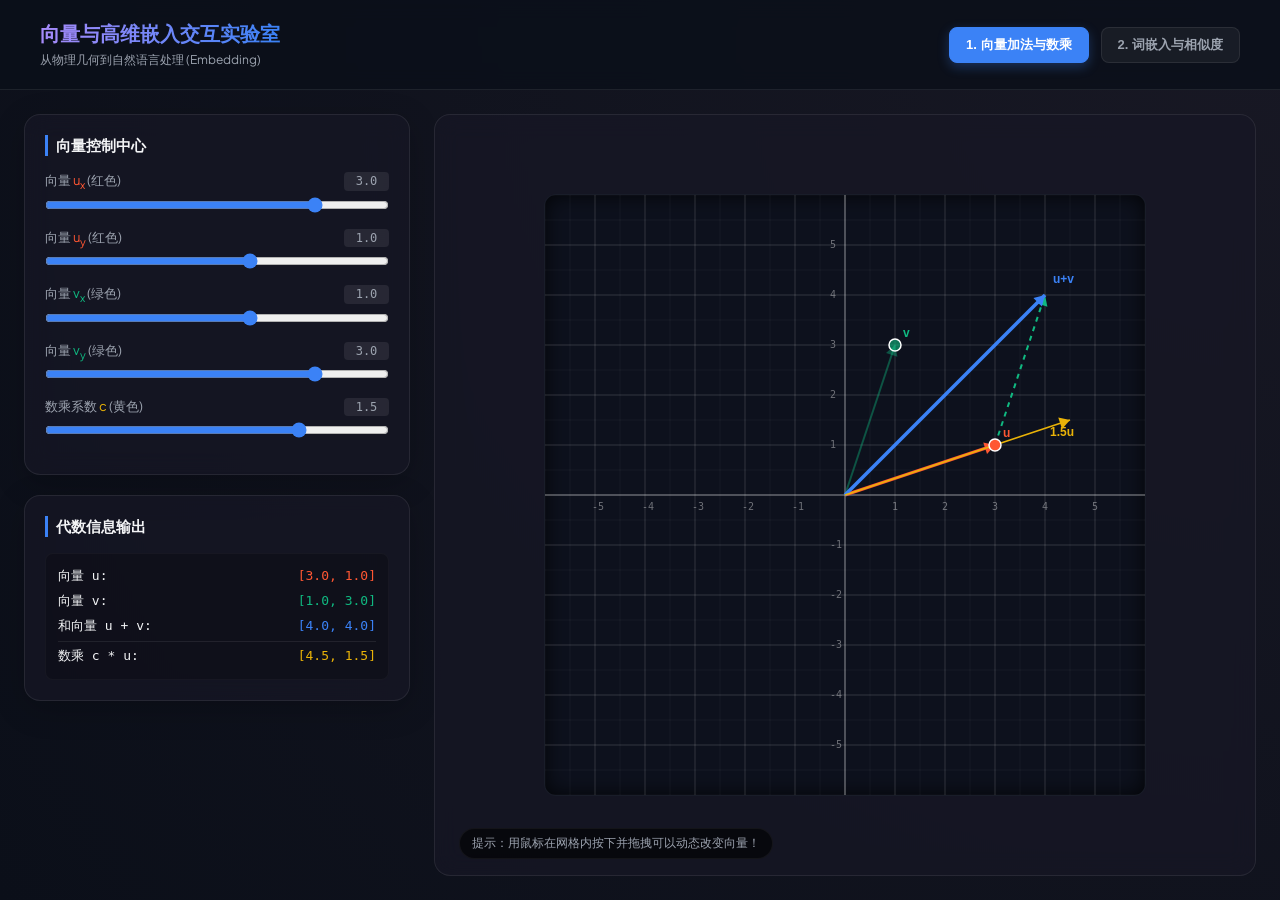
<file: 01_Vectors_and_Spaces/index.html>
<!DOCTYPE html>
<html lang="zh-CN">
<head>
    <meta charset="UTF-8">
    <meta name="viewport" content="width=device-width, initial-scale=1.0">
    <title>第一节：向量与高维嵌入交互实验室</title>
    <!-- 引入高档字体 -->
    <link href="https://fonts.googleapis.com/css2?family=Plus+Jakarta+Sans:wght@300;400;600;700&display=swap" rel="stylesheet">
    <style>
        :root {
            --bg-gradient: radial-gradient(circle at top right, #181824, #0b0f19);
            --card-bg: rgba(23, 23, 37, 0.7);
            --card-border: rgba(255, 255, 255, 0.08);
            --text-main: #f3f4f6;
            --text-muted: #9ca3af;
            --color-u: #ff5733;
            --color-v: #10b981;
            --color-w: #3b82f6;
            --color-scaled: #eab308;
            --font-family: 'Plus Jakarta Sans', -apple-system, BlinkMacSystemFont, "Segoe UI", Roboto, sans-serif;
        }

        * {
            box-sizing: border-box;
            margin: 0;
            padding: 0;
        }

        body {
            font-family: var(--font-family);
            background: var(--bg-gradient);
            color: var(--text-main);
            min-height: 100vh;
            display: flex;
            flex-direction: column;
            overflow-x: hidden;
        }

        header {
            padding: 20px 40px;
            background: rgba(11, 15, 25, 0.8);
            border-bottom: 1px solid var(--card-border);
            backdrop-filter: blur(10px);
            display: flex;
            justify-content: space-between;
            align-items: center;
        }

        .header-title h1 {
            font-size: 20px;
            font-weight: 700;
            background: linear-gradient(to right, #a78bfa, #3b82f6);
            -webkit-background-clip: text;
            -webkit-text-fill-color: transparent;
        }

        .header-title p {
            font-size: 12px;
            color: var(--text-muted);
            margin-top: 4px;
        }

        .nav-tabs {
            display: flex;
            gap: 12px;
        }

        .tab-btn {
            background: rgba(255, 255, 255, 0.05);
            border: 1px solid var(--card-border);
            color: var(--text-muted);
            padding: 8px 16px;
            border-radius: 8px;
            cursor: pointer;
            font-weight: 600;
            font-size: 13px;
            transition: all 0.3s ease;
        }

        .tab-btn:hover {
            background: rgba(255, 255, 255, 0.1);
            color: var(--text-main);
        }

        .tab-btn.active {
            background: #3b82f6;
            color: white;
            border-color: #3b82f6;
            box-shadow: 0 4px 12px rgba(59, 130, 246, 0.3);
        }

        .main-container {
            display: flex;
            flex: 1;
            padding: 24px;
            gap: 24px;
            max-width: 1600px;
            width: 100%;
            margin: 0 auto;
        }

        .left-panel {
            flex: 1;
            display: flex;
            flex-direction: column;
            gap: 20px;
            max-width: 500px;
        }

        .right-panel {
            flex: 2;
            background: var(--card-bg);
            border: 1px solid var(--card-border);
            border-radius: 16px;
            backdrop-filter: blur(12px);
            padding: 24px;
            display: flex;
            flex-direction: column;
            justify-content: center;
            align-items: center;
            position: relative;
            min-height: 500px;
        }

        .card {
            background: var(--card-bg);
            border: 1px solid var(--card-border);
            border-radius: 16px;
            padding: 20px;
            backdrop-filter: blur(12px);
            box-shadow: 0 8px 32px rgba(0, 0, 0, 0.2);
        }

        .card-title {
            font-size: 15px;
            font-weight: 700;
            margin-bottom: 16px;
            display: flex;
            align-items: center;
            gap: 8px;
            border-left: 3px solid #3b82f6;
            padding-left: 8px;
        }

        .control-group {
            margin-bottom: 16px;
        }

        .control-label {
            display: flex;
            justify-content: space-between;
            font-size: 13px;
            color: var(--text-muted);
            margin-bottom: 6px;
        }

        .slider-wrapper {
            display: flex;
            align-items: center;
            gap: 12px;
        }

        input[type="range"] {
            flex: 1;
            accent-color: #3b82f6;
            cursor: pointer;
        }

        .value-badge {
            font-family: monospace;
            background: rgba(255, 255, 255, 0.08);
            padding: 2px 8px;
            border-radius: 4px;
            font-size: 12px;
            min-width: 45px;
            text-align: center;
        }

        .vector-readout {
            font-family: monospace;
            background: rgba(0, 0, 0, 0.2);
            border-radius: 8px;
            padding: 12px;
            font-size: 13px;
            line-height: 1.6;
            border: 1px solid rgba(255, 255, 255, 0.03);
        }

        .readout-line {
            display: flex;
            justify-content: space-between;
            margin-bottom: 4px;
        }

        .readout-line:last-child {
            margin-bottom: 0;
            border-top: 1px solid rgba(255, 255, 255, 0.08);
            padding-top: 4px;
            margin-top: 4px;
        }

        canvas {
            background: #0d111d;
            border-radius: 12px;
            border: 1px solid rgba(255, 255, 255, 0.05);
            cursor: crosshair;
            box-shadow: inset 0 0 20px rgba(0,0,0,0.8);
        }

        .interactive-tip {
            position: absolute;
            bottom: 16px;
            left: 24px;
            font-size: 12px;
            color: var(--text-muted);
            background: rgba(0,0,0,0.6);
            padding: 6px 12px;
            border-radius: 20px;
            pointer-events: none;
            border: 1px solid rgba(255,255,255,0.05);
        }

        /* 相似度面板专用 */
        .embedding-list {
            display: flex;
            flex-direction: column;
            gap: 8px;
        }

        .embedding-item {
            display: flex;
            justify-content: space-between;
            align-items: center;
            background: rgba(255, 255, 255, 0.03);
            border: 1px solid var(--card-border);
            padding: 10px 14px;
            border-radius: 8px;
            cursor: pointer;
            transition: all 0.2s ease;
        }

        .embedding-item:hover {
            background: rgba(255, 255, 255, 0.08);
            border-color: #3b82f6;
        }

        .embedding-item.active {
            background: rgba(59, 130, 246, 0.15);
            border-color: #3b82f6;
        }

        .word-tag {
            display: flex;
            align-items: center;
            gap: 8px;
            font-weight: 600;
        }

        .color-dot {
            width: 10px;
            height: 10px;
            border-radius: 50%;
        }

        .similarity-score {
            font-family: monospace;
            font-weight: bold;
            font-size: 13px;
        }

        /* 隐藏不激活的标签面板 */
        .tab-content {
            display: none;
            flex-direction: column;
            gap: 20px;
        }

        .tab-content.active {
            display: flex;
        }

        .math-expr {
            color: #a78bfa;
            font-weight: bold;
        }
    </style>
</head>
<body>

    <header>
        <div class="header-title">
            <h1>向量与高维嵌入交互实验室</h1>
            <p>从物理几何到自然语言处理 (Embedding)</p>
        </div>
        <div class="nav-tabs">
            <button class="tab-btn active" onclick="switchTab('basics')">1. 向量加法与数乘</button>
            <button class="tab-btn" onclick="switchTab('embedding')">2. 词嵌入与相似度</button>
        </div>
    </header>

    <div class="main-container">
        <!-- 左侧面板 -->
        <div class="left-panel">
            
            <!-- 面板一：向量加法与数乘 -->
            <div id="content-basics" class="tab-content active">
                <div class="card">
                    <div class="card-title">向量控制中心</div>
                    
                    <div class="control-group">
                        <div class="control-label">
                            <span>向量 <span style="color: var(--color-u)">u<sub>x</sub></span> (红色)</span>
                            <span class="value-badge" id="val-ux">3.0</span>
                        </div>
                        <div class="slider-wrapper">
                            <input type="range" id="slider-ux" min="-5" max="5" step="0.1" value="3">
                        </div>
                    </div>

                    <div class="control-group">
                        <div class="control-label">
                            <span>向量 <span style="color: var(--color-u)">u<sub>y</sub></span> (红色)</span>
                            <span class="value-badge" id="val-uy">1.0</span>
                        </div>
                        <div class="slider-wrapper">
                            <input type="range" id="slider-uy" min="-5" max="5" step="0.1" value="1">
                        </div>
                    </div>

                    <div class="control-group">
                        <div class="control-label">
                            <span>向量 <span style="color: var(--color-v)">v<sub>x</sub></span> (绿色)</span>
                            <span class="value-badge" id="val-vx">1.0</span>
                        </div>
                        <div class="slider-wrapper">
                            <input type="range" id="slider-vx" min="-5" max="5" step="0.1" value="1">
                        </div>
                    </div>

                    <div class="control-group">
                        <div class="control-label">
                            <span>向量 <span style="color: var(--color-v)">v<sub>y</sub></span> (绿色)</span>
                            <span class="value-badge" id="val-vy">3.0</span>
                        </div>
                        <div class="slider-wrapper">
                            <input type="range" id="slider-vy" min="-5" max="5" step="0.1" value="3">
                        </div>
                    </div>

                    <div class="control-group">
                        <div class="control-label">
                            <span>数乘系数 <span style="color: var(--color-scaled)">c</span> (黄色)</span>
                            <span class="value-badge" id="val-c">1.5</span>
                        </div>
                        <div class="slider-wrapper">
                            <input type="range" id="slider-c" min="-3" max="3" step="0.1" value="1.5">
                        </div>
                    </div>
                </div>

                <div class="card">
                    <div class="card-title">代数信息输出</div>
                    <div class="vector-readout">
                        <div class="readout-line">
                            <span>向量 u:</span>
                            <span style="color: var(--color-u)" id="readout-u">[3.0, 1.0]</span>
                        </div>
                        <div class="readout-line">
                            <span>向量 v:</span>
                            <span style="color: var(--color-v)" id="readout-v">[1.0, 3.0]</span>
                        </div>
                        <div class="readout-line">
                            <span>和向量 u + v:</span>
                            <span style="color: var(--color-w)" id="readout-w">[4.0, 4.0]</span>
                        </div>
                        <div class="readout-line">
                            <span>数乘 c * u:</span>
                            <span style="color: var(--color-scaled)" id="readout-scaled">[4.5, 1.5]</span>
                        </div>
                    </div>
                </div>
            </div>

            <!-- 面板二：嵌入相似度 -->
            <div id="content-embedding" class="tab-content">
                <div class="card">
                    <div class="card-title">语义嵌入数据库 (2D)</div>
                    <p style="font-size: 13px; color: var(--text-muted); margin-bottom: 12px; line-height: 1.4;">
                        这里模拟了一个微型的二维语义嵌入空间。
                        横轴代表 <span class="math-expr">"是否为食物"</span>，纵轴代表 <span class="math-expr">"是否有生命"</span>。
                        点击以下单词以计算它与其他词的余弦相似度：
                    </p>
                    <div class="embedding-list" id="emb-list">
                        <!-- 由JS填充 -->
                    </div>
                </div>
                
                <div class="card">
                    <div class="card-title">几何相似度数学</div>
                    <div class="vector-readout" style="line-height: 1.8;">
                        <div>夹角余弦公式：</div>
                        <div style="font-family: serif; font-size: 15px; text-align: center; margin: 8px 0; color: #a78bfa;">
                            cos(θ) = (A · B) / (||A|| ||B||)
                        </div>
                        <div style="font-size: 13px; color: var(--text-muted);">
                            当夹角 θ = 0° 时，余弦值为 1（同向，语义一致）；<br>
                            当夹角 θ = 90° 时，余弦值为 0（垂直，语义正交）；<br>
                            当夹角 θ = 180° 时，余弦值为 -1（反向，语义相反）。
                        </div>
                    </div>
                </div>
            </div>

        </div>

        <!-- 右侧画布区 -->
        <div class="right-panel">
            <canvas id="mainCanvas" width="600" height="600"></canvas>
            <div class="interactive-tip" id="canvas-tip">
                提示：用鼠标在网格内按下并拖拽可以动态改变向量！
            </div>
        </div>
    </div>

    <script>
        // 初始化变量
        let currentTab = 'basics';
        const canvas = document.getElementById('mainCanvas');
        const ctx = canvas.getContext('2d');
        
        // 向量加法/数乘数据
        let u_vec = { x: 3.0, y: 1.0 };
        let v_vec = { x: 1.0, y: 3.0 };
        let c_scalar = 1.5;

        // 拖拽控制变量
        let dragTarget = null; // 'u', 'v' 或者是 null
        
        // 词嵌入数据
        const wordColors = {
            'apple': '#ef4444',
            'banana': '#facc15',
            'pizza': '#f97316',
            'cat': '#3b82f6',
            'dog': '#06b6d4'
        };
        const embeddings = {
            'apple': { x: 0.9, y: 0.1 },
            'banana': { x: 0.95, y: 0.05 },
            'pizza': { x: 0.85, y: 0.15 },
            'cat': { x: 0.1, y: 0.95 },
            'dog': { x: 0.05, y: 0.9 }
        };
        let queryWord = 'apple';

        // 坐标变换辅助
        const scale = 50; // 1个单位代表50像素
        const center = { x: canvas.width / 2, y: canvas.height / 2 };

        // 相似度专用坐标原点 (左下角，为了全部表示正值)
        const embCenter = { x: 80, y: 520 };
        const embScale = 420; // 0-1的值拉大

        function toScreen(mathPt) {
            if (currentTab === 'basics') {
                return {
                    x: center.x + mathPt.x * scale,
                    y: center.y - mathPt.y * scale
                };
            } else {
                return {
                    x: embCenter.x + mathPt.x * embScale,
                    y: embCenter.y - mathPt.y * embScale
                };
            }
        }

        function toMath(screenPt) {
            if (currentTab === 'basics') {
                return {
                    x: (screenPt.x - center.x) / scale,
                    y: (center.y - screenPt.y) / scale
                };
            } else {
                return {
                    x: (screenPt.x - embCenter.x) / embScale,
                    y: (embCenter.y - screenPt.y) / embScale
                };
            }
        }

        // 切换标签
        function switchTab(tabName) {
            currentTab = tabName;
            
            // 切换 Tab 按钮激活状态
            document.querySelectorAll('.tab-btn').forEach(btn => btn.classList.remove('active'));
            event.target.classList.add('active');
            
            // 切换面板内容
            document.querySelectorAll('.tab-content').forEach(content => content.classList.remove('active'));
            document.getElementById(`content-${tabName}`).classList.add('active');

            // 更改画布操作提示
            const tip = document.getElementById('canvas-tip');
            if (tabName === 'basics') {
                tip.innerHTML = '提示：可以用鼠标按住向量箭头终点直接进行拖拽！';
            } else {
                tip.innerHTML = '提示：点击左侧列表的不同单词，观察空间中向量夹角变化。';
            }

            draw();
        }

        // 数学公式计算
        function dotProduct(v1, v2) {
            return v1.x * v2.x + v1.y * v2.y;
        }

        function norm(v) {
            return Math.sqrt(v.x * v.x + v.y * v.y);
        }

        function cosineSimilarity(v1, v2) {
            const dot = dotProduct(v1, v2);
            const n1 = norm(v1);
            const n2 = norm(v2);
            if (n1 === 0 || n2 === 0) return 0;
            return dot / (n1 * n2);
        }

        // 绘制箭头函数
        function drawArrow(from, to, color, width = 2, isDashed = false) {
            ctx.beginPath();
            ctx.strokeStyle = color;
            ctx.fillStyle = color;
            ctx.lineWidth = width;
            if (isDashed) {
                ctx.setLineDash([5, 5]);
            } else {
                ctx.setLineDash([]);
            }
            ctx.moveTo(from.x, from.y);
            ctx.lineTo(to.x, to.y);
            ctx.stroke();

            // 绘制箭头尖端
            ctx.setLineDash([]);
            const angle = Math.atan2(to.y - from.y, to.x - from.x);
            const arrowLength = 12;
            ctx.beginPath();
            ctx.moveTo(to.x, to.y);
            ctx.lineTo(to.x - arrowLength * Math.cos(angle - Math.PI / 6), to.y - arrowLength * Math.sin(angle - Math.PI / 6));
            ctx.lineTo(to.x - arrowLength * Math.cos(angle + Math.PI / 6), to.y - arrowLength * Math.sin(angle + Math.PI / 6));
            ctx.closePath();
            ctx.fill();
        }

        // 主画图函数
        function draw() {
            ctx.clearRect(0, 0, canvas.width, canvas.height);

            if (currentTab === 'basics') {
                drawGrid();
                
                const zero = toScreen({ x: 0, y: 0 });
                const screen_u = toScreen(u_vec);
                const screen_v = toScreen(v_vec);
                
                // 1. 绘制向量 u (红色)
                drawArrow(zero, screen_u, varColor('--color-u'), 3);
                
                // 2. 绘制向量 v (虚线平移版，从 u 终点出发)
                const screen_v_shifted = toScreen({ x: u_vec.x + v_vec.x, y: u_vec.y + v_vec.y });
                drawArrow(screen_u, screen_v_shifted, varColor('--color-v'), 2, true);
                
                // 同时也绘制原始 v 向量
                drawArrow(zero, screen_v, 'rgba(16, 185, 129, 0.4)', 2);

                // 3. 绘制和向量 u + v (蓝色)
                drawArrow(zero, screen_v_shifted, varColor('--color-w'), 3.5);

                // 4. 绘制数乘向量 c * u (黄色)
                const scaled_u = { x: u_vec.x * c_scalar, y: u_vec.y * c_scalar };
                const screen_scaled = toScreen(scaled_u);
                drawArrow(zero, screen_scaled, varColor('--color-scaled'), 1.5);

                // 绘制拖动把手 (微小的发光圈)
                drawHandle(screen_u, varColor('--color-u'));
                drawHandle(screen_v, 'rgba(16, 185, 129, 0.6)');

                // 标注文字
                ctx.fillStyle = varColor('--color-u');
                ctx.font = 'bold 12px sans-serif';
                ctx.fillText(`u`, screen_u.x + 8, screen_u.y - 8);

                ctx.fillStyle = varColor('--color-v');
                ctx.fillText(`v`, screen_v.x + 8, screen_v.y - 8);

                ctx.fillStyle = varColor('--color-w');
                ctx.fillText(`u+v`, screen_v_shifted.x + 8, screen_v_shifted.y - 12);

                ctx.fillStyle = varColor('--color-scaled');
                ctx.fillText(`${c_scalar.toFixed(1)}u`, screen_scaled.x - 20, screen_scaled.y + 16);

            } else {
                drawEmbeddingGrid();

                const zero = toScreen({ x: 0, y: 0 });
                const queryVec = embeddings[queryWord];
                const screenQuery = toScreen(queryVec);

                // 绘制各个词向量
                for (const [word, vec] of Object.entries(embeddings)) {
                    const screenPt = toScreen(vec);
                    const isQuery = (word === queryWord);
                    const color = wordColors[word];
                    
                    // 绘制向量线段与箭头
                    drawArrow(zero, screenPt, isQuery ? color : 'rgba(255, 255, 255, 0.25)', isQuery ? 3 : 1.5);
                    
                    // 画终点圆点
                    ctx.beginPath();
                    ctx.arc(screenPt.x, screenPt.y, 5, 0, Math.PI * 2);
                    ctx.fillStyle = color;
                    ctx.fill();
                    
                    // 画标签文本
                    ctx.fillStyle = isQuery ? '#ffffff' : varColor('--text-muted');
                    ctx.font = isQuery ? 'bold 13px sans-serif' : '11px sans-serif';
                    ctx.fillText(word, screenPt.x + 8, screenPt.y - 8);
                }

                // 绘制夹角扇形弧线
                for (const [word, vec] of Object.entries(embeddings)) {
                    if (word !== queryWord) {
                        const angleQuery = Math.atan2(queryVec.y, queryVec.x);
                        const angleTarget = Math.atan2(vec.y, vec.x);
                        
                        ctx.beginPath();
                        ctx.strokeStyle = 'rgba(167, 139, 250, 0.2)';
                        ctx.lineWidth = 1.5;
                        ctx.setLineDash([2, 2]);
                        
                        // 绘制弧线
                        const radius = 60 + Math.random()*2; // 让线条稍微错开
                        ctx.arc(zero.x, zero.y, radius, -angleQuery, -angleTarget, angleTarget < angleQuery);
                        ctx.stroke();
                        ctx.setLineDash([]);
                    }
                }
            }
        }

        // 绘制基础网格
        function drawGrid() {
            // 背景暗色格线
            ctx.strokeStyle = 'rgba(255, 255, 255, 0.04)';
            ctx.lineWidth = 1;
            ctx.setLineDash([]);

            // 细线
            for (let x = -6; x <= 6; x += 0.5) {
                const start = toScreen({ x, y: -6 });
                const end = toScreen({ x, y: 6 });
                ctx.beginPath();
                ctx.moveTo(start.x, start.y);
                ctx.lineTo(end.x, end.y);
                ctx.stroke();
            }
            for (let y = -6; y <= 6; y += 0.5) {
                const start = toScreen({ x: -6, y });
                const end = toScreen({ x: 6, y });
                ctx.beginPath();
                ctx.moveTo(start.x, start.y);
                ctx.lineTo(end.x, end.y);
                ctx.stroke();
            }

            // 主刻度格线 (粗一点)
            ctx.strokeStyle = 'rgba(255, 255, 255, 0.12)';
            for (let x = -5; x <= 5; x += 1) {
                if (x === 0) continue;
                const start = toScreen({ x, y: -6 });
                const end = toScreen({ x, y: 6 });
                ctx.beginPath();
                ctx.moveTo(start.x, start.y);
                ctx.lineTo(end.x, end.y);
                ctx.stroke();
                
                // 标数字
                const pos = toScreen({x, y: 0});
                ctx.fillStyle = 'rgba(255, 255, 255, 0.4)';
                ctx.font = '10px monospace';
                ctx.fillText(x, pos.x - 3, pos.y + 15);
            }
            for (let y = -5; y <= 5; y += 1) {
                if (y === 0) continue;
                const start = toScreen({ x: -6, y });
                const end = toScreen({ x: 6, y });
                ctx.beginPath();
                ctx.moveTo(start.x, start.y);
                ctx.lineTo(end.x, end.y);
                ctx.stroke();
                
                // 标数字
                const pos = toScreen({x: 0, y});
                ctx.fillStyle = 'rgba(255, 255, 255, 0.4)';
                ctx.font = '10px monospace';
                ctx.fillText(y, pos.x - 15, pos.y + 3);
            }

            // 绘制主 X、Y 坐标轴
            ctx.strokeStyle = 'rgba(255, 255, 255, 0.35)';
            ctx.lineWidth = 1.5;
            
            // X 轴
            ctx.beginPath();
            ctx.moveTo(0, center.y);
            ctx.lineTo(canvas.width, center.y);
            ctx.stroke();

            // Y 轴
            ctx.beginPath();
            ctx.moveTo(center.x, 0);
            ctx.lineTo(center.x, canvas.height);
            ctx.stroke();
        }

        // 绘制 Embedding 专用的坐标系
        function drawEmbeddingGrid() {
            ctx.strokeStyle = 'rgba(255, 255, 255, 0.05)';
            ctx.lineWidth = 1;

            // 网格线
            for (let i = 0.1; i <= 1.0; i += 0.1) {
                const screenX = toScreen({ x: i, y: 0 }).x;
                ctx.beginPath();
                ctx.moveTo(screenX, embCenter.y);
                ctx.lineTo(screenX, embCenter.y - embScale);
                ctx.stroke();

                const screenY = toScreen({ x: 0, y: i }).y;
                ctx.beginPath();
                ctx.moveTo(embCenter.x, screenY);
                ctx.lineTo(embCenter.x + embScale, screenY);
                ctx.stroke();
            }

            // 绘制两个主坐标轴
            ctx.strokeStyle = 'rgba(255, 255, 255, 0.4)';
            ctx.lineWidth = 2;
            
            // X 轴
            ctx.beginPath();
            ctx.moveTo(embCenter.x, embCenter.y);
            ctx.lineTo(embCenter.x + embScale + 20, embCenter.y);
            ctx.stroke();

            // Y 轴
            ctx.beginPath();
            ctx.moveTo(embCenter.x, embCenter.y);
            ctx.lineTo(embCenter.x, embCenter.y - embScale - 20);
            ctx.stroke();

            // 轴标签
            ctx.fillStyle = '#ffffff';
            ctx.font = 'bold 12px sans-serif';
            ctx.fillText('Is Food? (是食物吗 ->)', embCenter.x + embScale - 50, embCenter.y + 20);
            
            ctx.save();
            ctx.translate(embCenter.x - 20, embCenter.y - embScale + 80);
            ctx.rotate(-Math.PI / 2);
            ctx.fillText('Is Alive? (有生命吗 ->)', 0, 0);
            ctx.restore();

            // 标刻度
            ctx.fillStyle = 'rgba(255, 255, 255, 0.6)';
            ctx.font = '10px monospace';
            ctx.fillText('0.0', embCenter.x - 22, embCenter.y + 14);
            ctx.fillText('1.0', embCenter.x + embScale - 8, embCenter.y + 14);
            ctx.fillText('1.0', embCenter.x - 22, embCenter.y - embScale + 4);
        }

        function drawHandle(point, color) {
            ctx.beginPath();
            ctx.arc(point.x, point.y, 6, 0, Math.PI * 2);
            ctx.fillStyle = color;
            ctx.fill();
            ctx.strokeStyle = '#ffffff';
            ctx.lineWidth = 1.5;
            ctx.stroke();
        }

        function varColor(varName) {
            return getComputedStyle(document.documentElement).getPropertyValue(varName).trim();
        }

        // 滑动条绑定与更新
        function setupControls() {
            const sliders = {
                'ux': 'slider-ux',
                'uy': 'slider-uy',
                'vx': 'slider-vx',
                'vy': 'slider-vy',
                'c': 'slider-c'
            };

            for (const [key, id] of Object.entries(sliders)) {
                const slider = document.getElementById(id);
                const badge = document.getElementById(`val-${key}`);
                
                slider.addEventListener('input', (e) => {
                    const val = parseFloat(e.target.value);
                    badge.innerText = val.toFixed(1);
                    
                    if (key === 'ux') u_vec.x = val;
                    if (key === 'uy') u_vec.y = val;
                    if (key === 'vx') v_vec.x = val;
                    if (key === 'vy') v_vec.y = val;
                    if (key === 'c') c_scalar = val;
                    
                    updateReadout();
                    draw();
                });
            }
        }

        function updateReadout() {
            document.getElementById('readout-u').innerText = `[${u_vec.x.toFixed(1)}, ${u_vec.y.toFixed(1)}]`;
            document.getElementById('readout-v').innerText = `[${v_vec.x.toFixed(1)}, ${v_vec.y.toFixed(1)}]`;
            
            const w_x = u_vec.x + v_vec.x;
            const w_y = u_vec.y + v_vec.y;
            document.getElementById('readout-w').innerText = `[${w_x.toFixed(1)}, ${w_y.toFixed(1)}]`;
            
            const sc_x = u_vec.x * c_scalar;
            const sc_y = u_vec.y * c_scalar;
            document.getElementById('readout-scaled').innerText = `[${sc_x.toFixed(1)}, ${sc_y.toFixed(1)}]`;
        }

        // 渲染词嵌入列表及其相似度得分
        function renderEmbeddingList() {
            const listContainer = document.getElementById('emb-list');
            listContainer.innerHTML = '';

            const queryVec = embeddings[queryWord];
            
            // 计算每个词与 Query 词的相似度得分
            const items = [];
            for (const [word, vec] of Object.entries(embeddings)) {
                const score = cosineSimilarity(queryVec, vec);
                items.push({ word, vec, score });
            }

            // 按相似度得分排序
            items.sort((a, b) => b.score - a.score);

            items.forEach(item => {
                const div = document.createElement('div');
                div.className = `embedding-item ${item.word === queryWord ? 'active' : ''}`;
                div.onclick = () => {
                    queryWord = item.word;
                    renderEmbeddingList();
                    draw();
                };

                const tag = document.createElement('div');
                tag.className = 'word-tag';
                
                const dot = document.createElement('div');
                dot.className = 'color-dot';
                dot.style.backgroundColor = wordColors[item.word];
                
                const label = document.createElement('span');
                label.innerText = item.word;
                if (item.word === queryWord) {
                    label.innerHTML += ' <span style="font-size:10px; color:#60a5fa;">[Query]</span>';
                }

                tag.appendChild(dot);
                tag.appendChild(label);

                const scoreText = document.createElement('span');
                scoreText.className = 'similarity-score';
                scoreText.innerText = item.score.toFixed(4);
                scoreText.style.color = item.score > 0.8 ? '#10b981' : item.score > 0.4 ? '#f59e0b' : '#ef4444';

                div.appendChild(tag);
                div.appendChild(scoreText);
                listContainer.appendChild(div);
            });
        }

        // 拖拽逻辑实现
        canvas.addEventListener('mousedown', (e) => {
            if (currentTab !== 'basics') return;
            
            const rect = canvas.getBoundingClientRect();
            const mousePt = {
                x: e.clientX - rect.left,
                y: e.clientY - rect.top
            };

            const screen_u = toScreen(u_vec);
            const screen_v = toScreen(v_vec);

            // 检查是否靠近 u 或 v 的端点
            const distU = Math.hypot(mousePt.x - screen_u.x, mousePt.y - screen_u.y);
            const distV = Math.hypot(mousePt.x - screen_v.x, mousePt.y - screen_v.y);

            if (distU < 15) {
                dragTarget = 'u';
            } else if (distV < 15) {
                dragTarget = 'v';
            }
        });

        canvas.addEventListener('mousemove', (e) => {
            if (!dragTarget || currentTab !== 'basics') return;

            const rect = canvas.getBoundingClientRect();
            const mousePt = {
                x: e.clientX - rect.left,
                y: e.clientY - rect.top
            };

            const mathPt = toMath(mousePt);
            
            // 四舍五入到最近的 0.1 单位
            const newX = Math.max(-5, Math.min(5, Math.round(mathPt.x * 10) / 10));
            const newY = Math.max(-5, Math.min(5, Math.round(mathPt.y * 10) / 10));

            if (dragTarget === 'u') {
                u_vec.x = newX;
                u_vec.y = newY;
                document.getElementById('slider-ux').value = newX;
                document.getElementById('slider-uy').value = newY;
                document.getElementById('val-ux').innerText = newX.toFixed(1);
                document.getElementById('val-uy').innerText = newY.toFixed(1);
            } else if (dragTarget === 'v') {
                v_vec.x = newX;
                v_vec.y = newY;
                document.getElementById('slider-vx').value = newX;
                document.getElementById('slider-vy').value = newY;
                document.getElementById('val-vx').innerText = newX.toFixed(1);
                document.getElementById('val-vy').innerText = newY.toFixed(1);
            }

            updateReadout();
            draw();
        });

        window.addEventListener('mouseup', () => {
            dragTarget = null;
        });

        // 页面初始化
        setupControls();
        updateReadout();
        renderEmbeddingList();
        draw();

    </script>
</body>
</html>
</file>
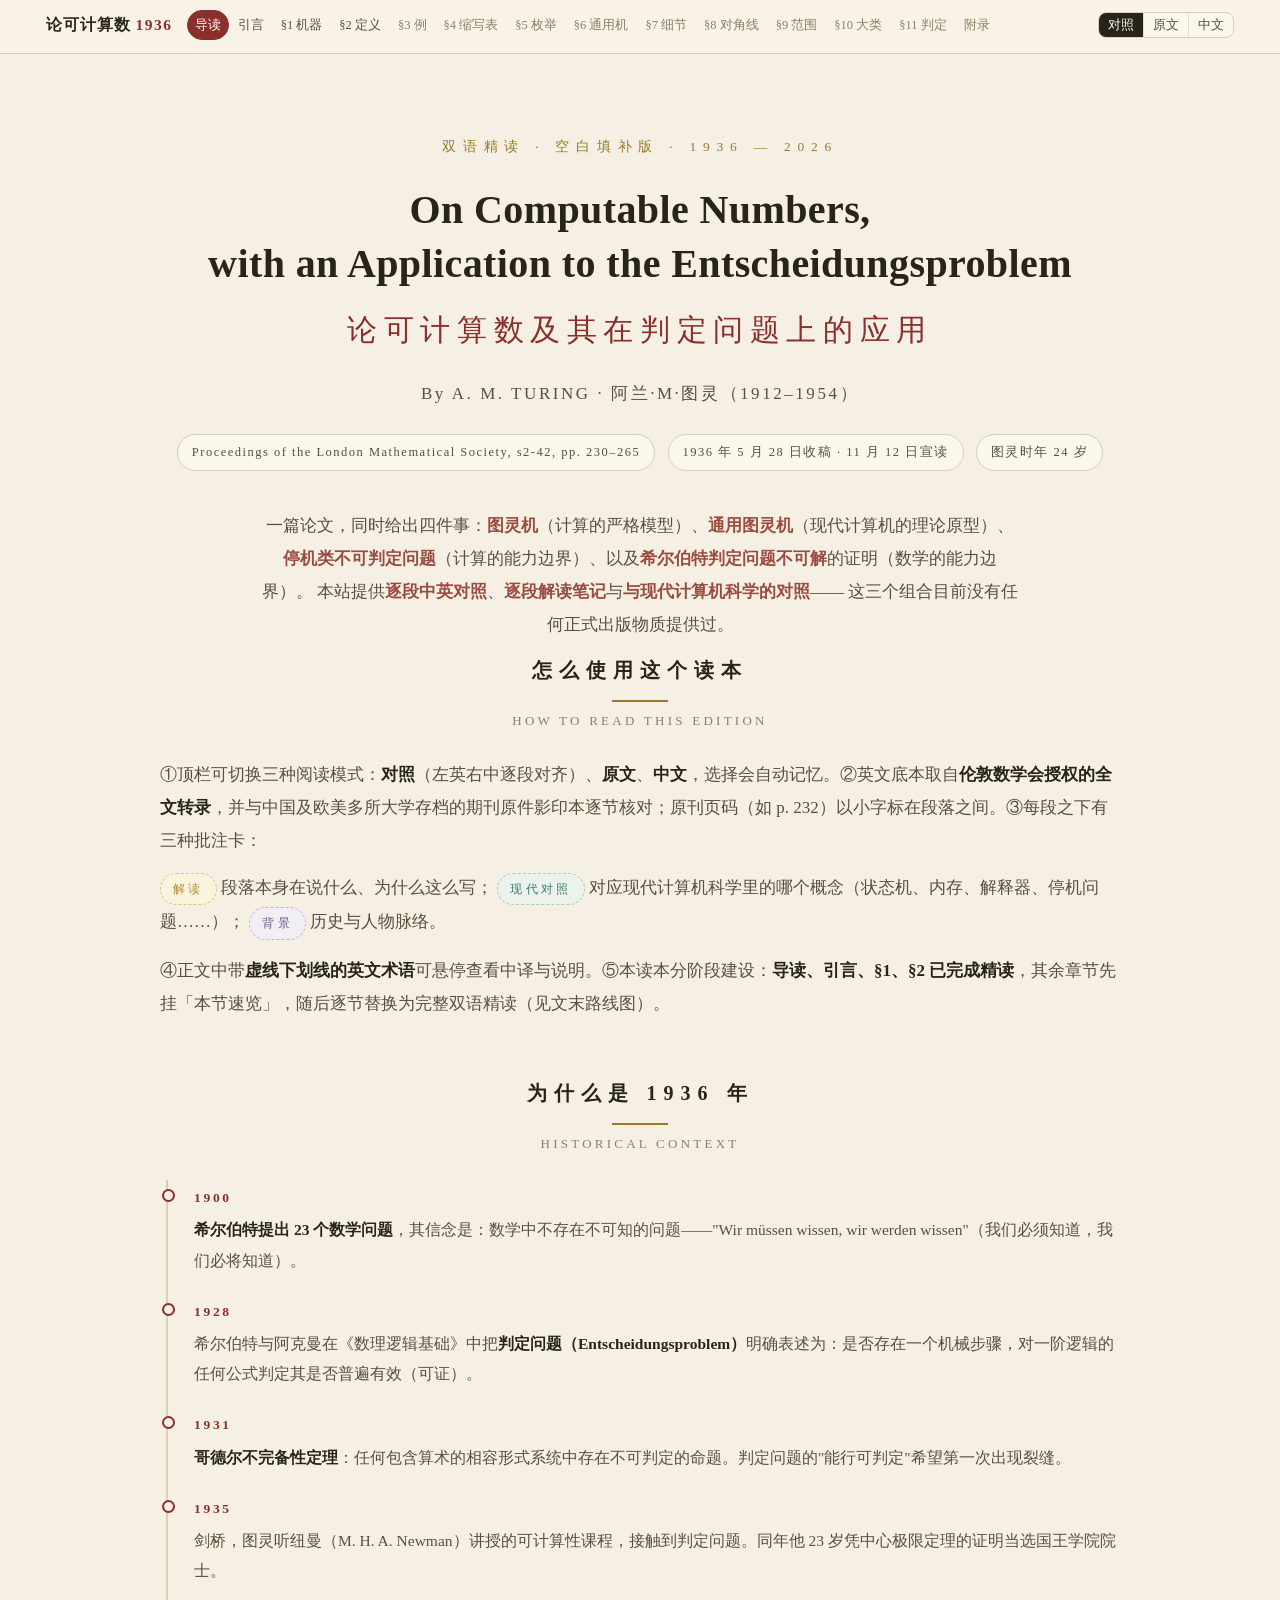
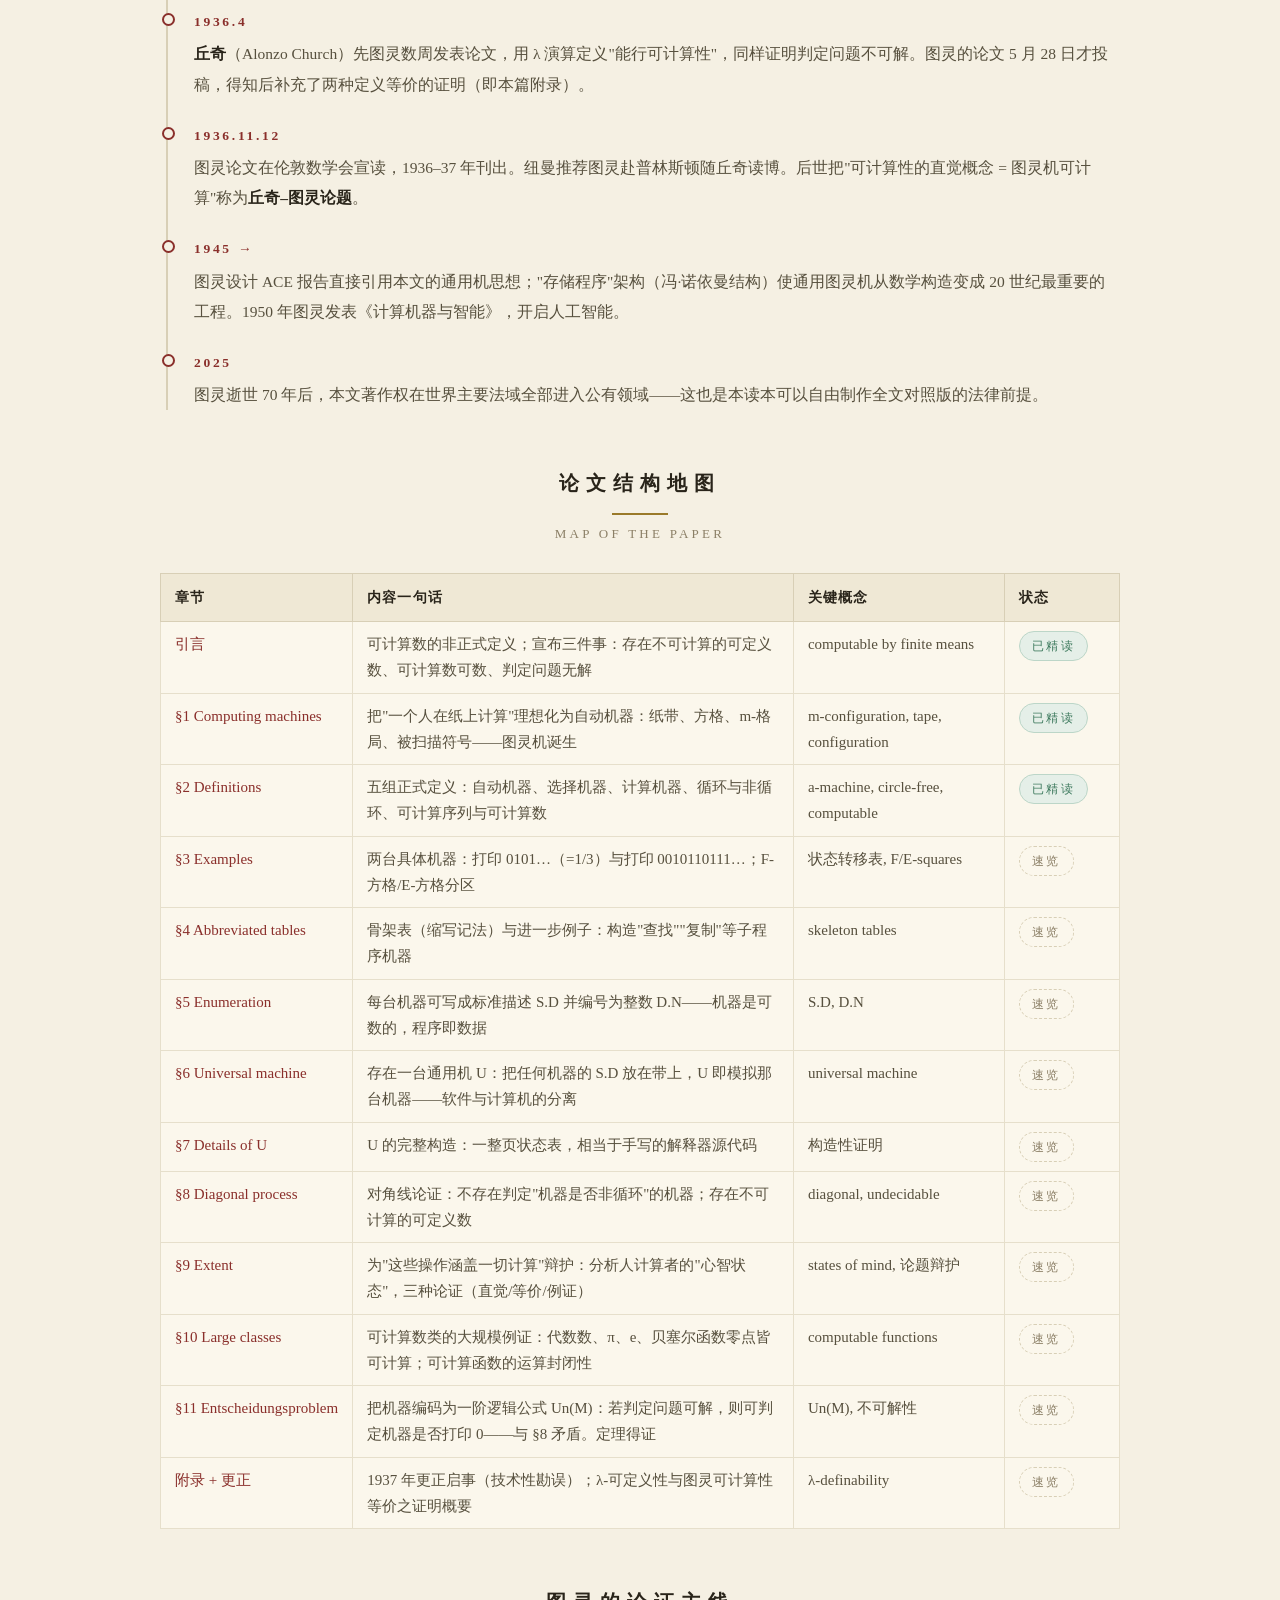
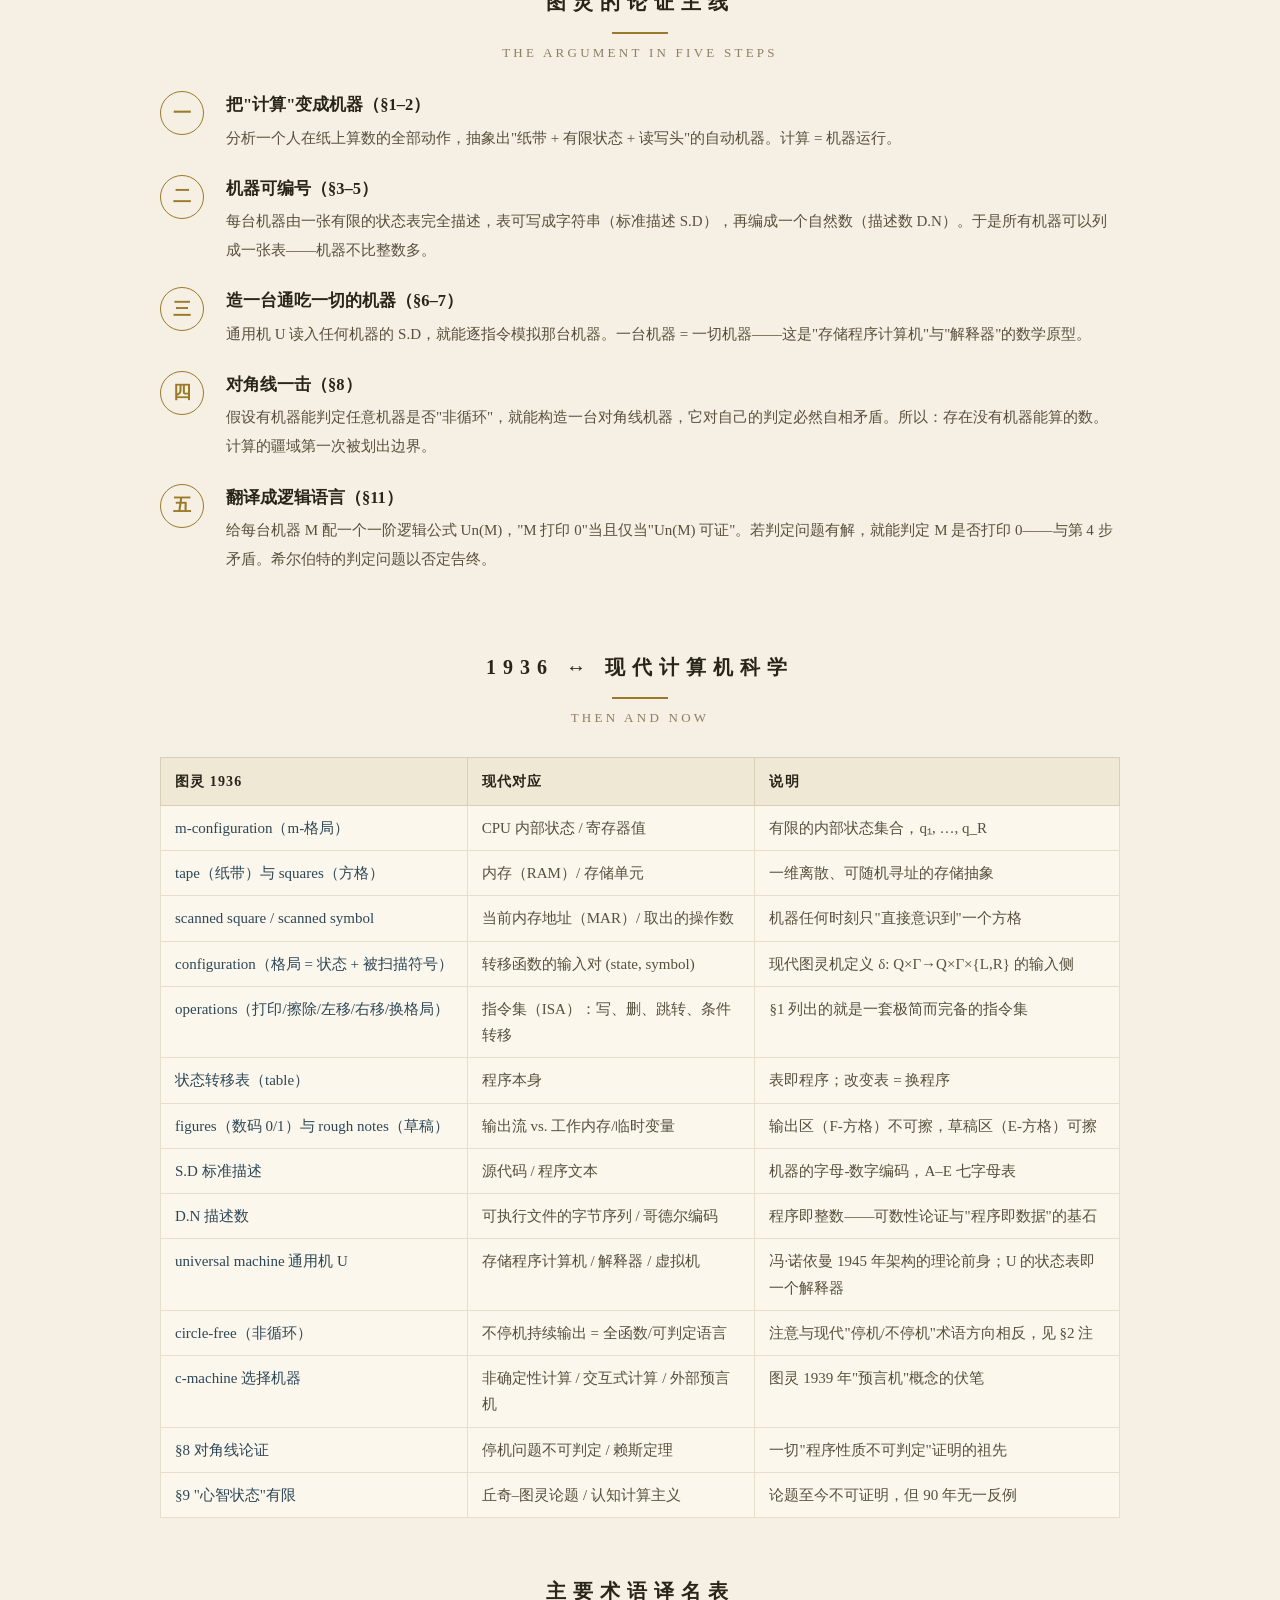
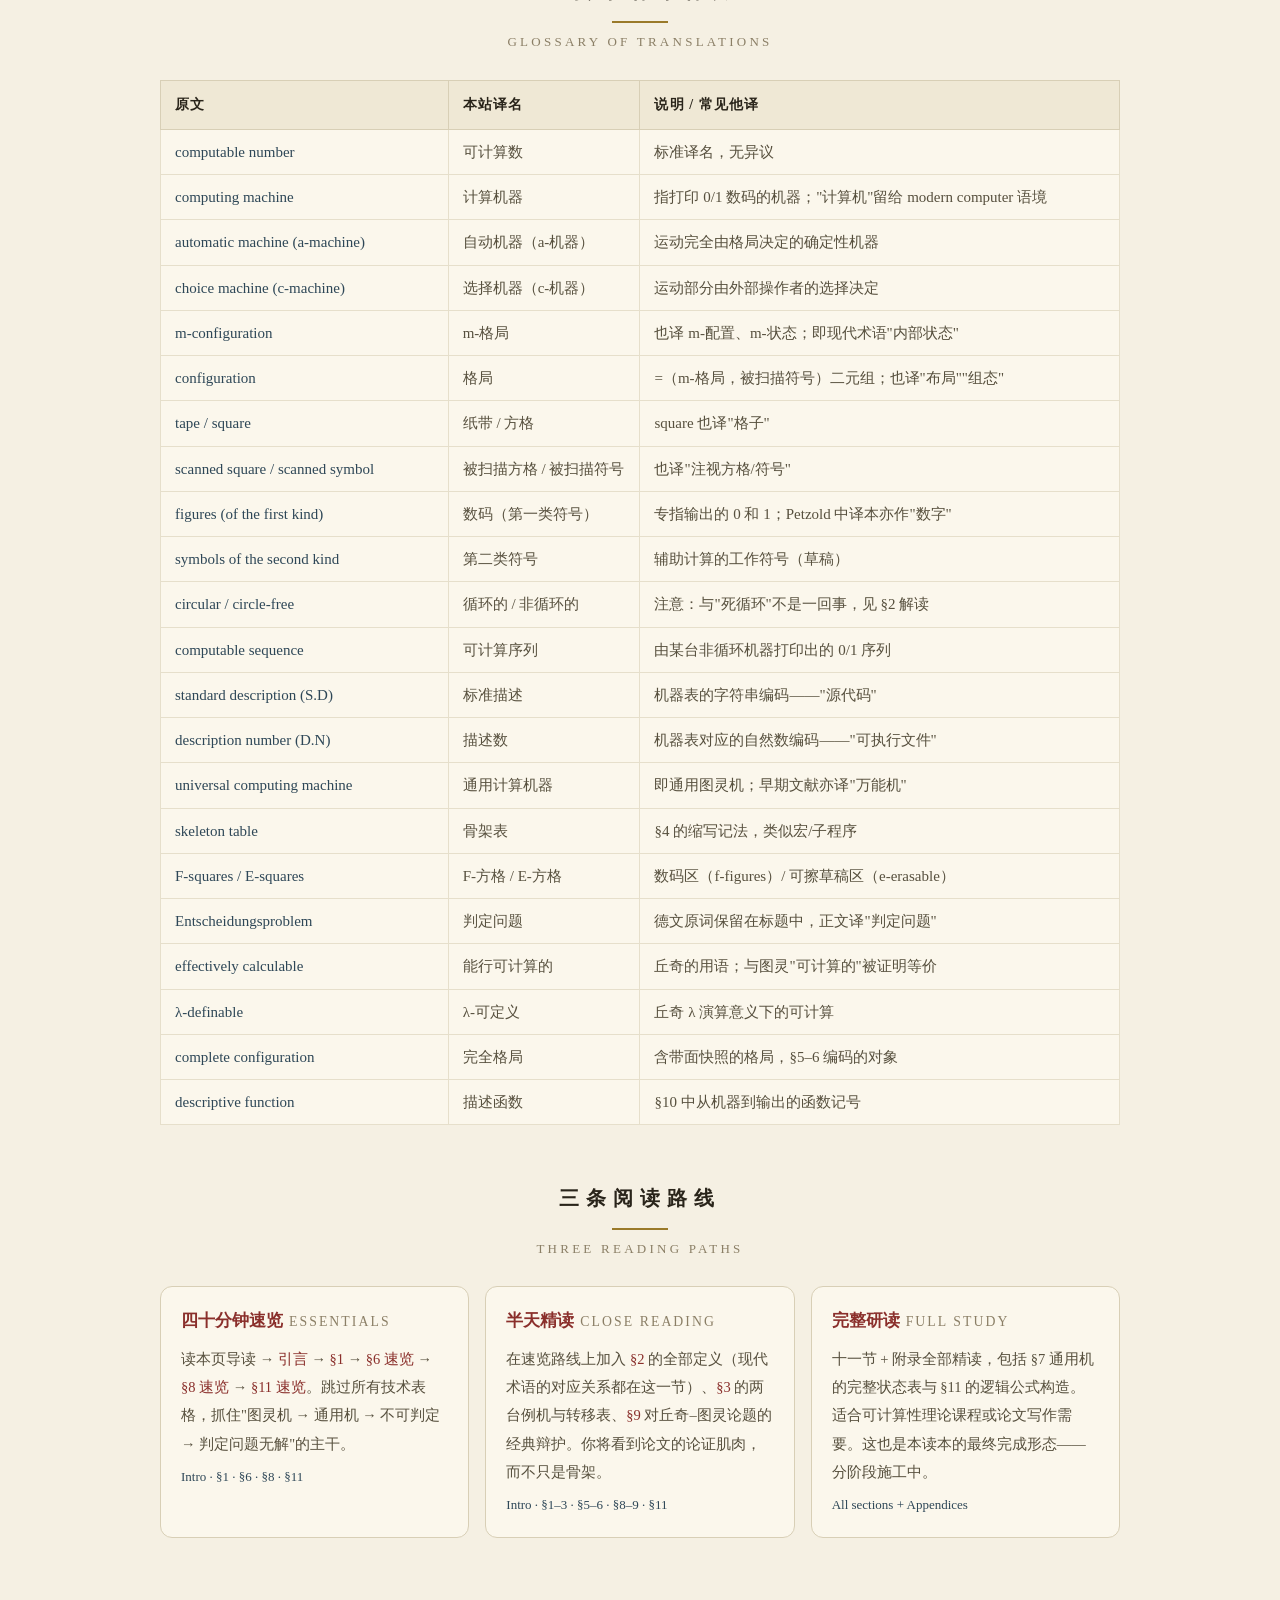
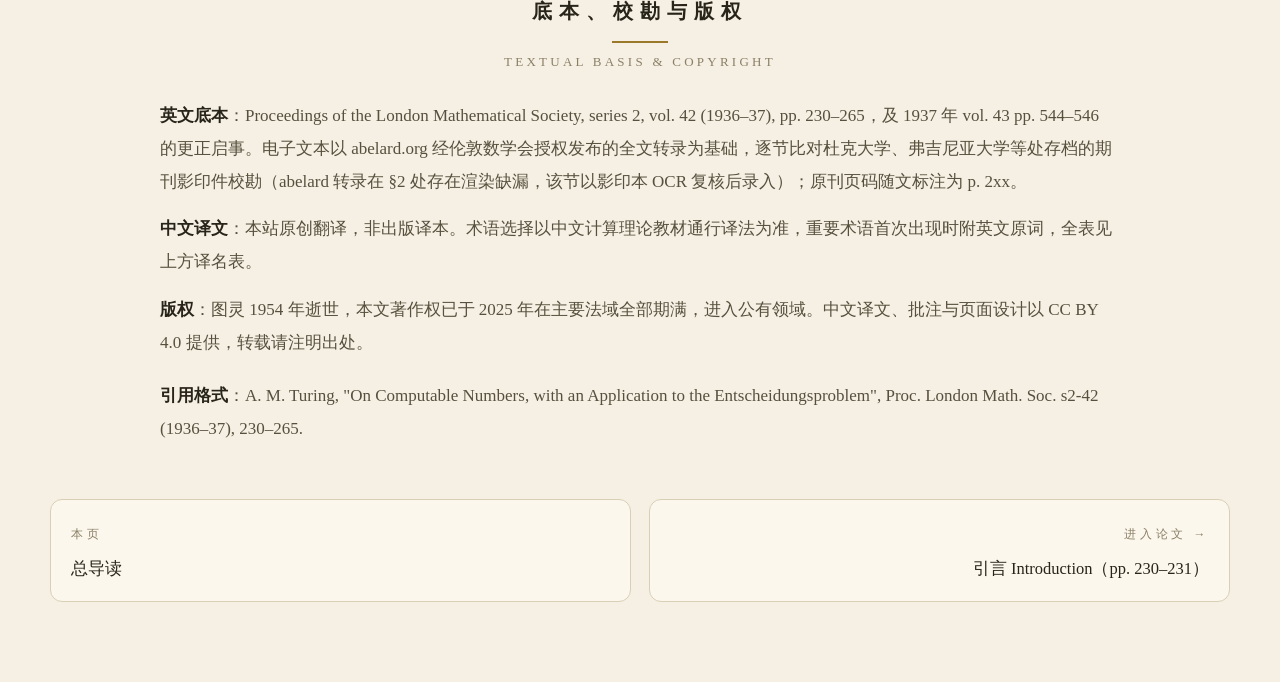
<file: turing1936/index.html>
<!DOCTYPE html>
<html lang="zh-CN">
<head>
<meta charset="UTF-8">
<meta name="viewport" content="width=device-width, initial-scale=1">
<title>论可计算数及其在判定问题上的应用 · 图灵 1936 · 双语精读本</title>
<link rel="stylesheet" href="assets/style.css">
<script src="assets/app.js" defer></script>
</head>
<body data-file="idx">

<div class="topbar">
  <div class="bar-in">
    <a class="brand" href="index.html">论可计算数 <b>1936</b></a>
    <nav class="seclinks">
      <a href="index.html" data-nav="idx" class="cur">导读</a>
      <a href="s0.html" data-nav="s0">引言</a>
      <a href="s1.html" data-nav="s1">§1 机器</a>
      <a href="s2.html" data-nav="s2">§2 定义</a>
      <a href="s3.html" data-nav="s3" class="todo">§3 例</a>
      <a href="s4.html" data-nav="s4" class="todo">§4 缩写表</a>
      <a href="s5.html" data-nav="s5" class="todo">§5 枚举</a>
      <a href="s6.html" data-nav="s6" class="todo">§6 通用机</a>
      <a href="s7.html" data-nav="s7" class="todo">§7 细节</a>
      <a href="s8.html" data-nav="s8" class="todo">§8 对角线</a>
      <a href="s9.html" data-nav="s9" class="todo">§9 范围</a>
      <a href="s10.html" data-nav="s10" class="todo">§10 大类</a>
      <a href="s11.html" data-nav="s11" class="todo">§11 判定</a>
      <a href="appendix.html" data-nav="apx" class="todo">附录</a>
    </nav>
    <div class="viewswitch" role="group" aria-label="阅读模式">
      <button data-mode="both" class="on">对照</button>
      <button data-mode="en">原文</button>
      <button data-mode="cn">中文</button>
    </div>
  </div>
  <div class="progress"><i></i></div>
</div>

<main class="page" data-sec="idx">

  <!-- ============ 封面 ============ -->
  <header class="hero">
    <div class="kick">双语精读 · 空白填补版 · 1936 — 2026</div>
    <h1>On Computable Numbers,<br>with an Application to the Entscheidungsproblem</h1>
    <div class="cn-title">论可计算数及其在判定问题上的应用</div>
    <div class="byline">By A. M. TURING · 阿兰·M·图灵（1912–1954）</div>
    <div class="chips">
      <span>Proceedings of the London Mathematical Society, s2-42, pp. 230–265</span>
      <span>1936 年 5 月 28 日收稿 · 11 月 12 日宣读</span>
      <span>图灵时年 24 岁</span>
    </div>
    <p class="one">
      一篇论文，同时给出四件事：<b>图灵机</b>（计算的严格模型）、<b>通用图灵机</b>（现代计算机的理论原型）、
      <b>停机类不可判定问题</b>（计算的能力边界）、以及<b>希尔伯特判定问题不可解</b>的证明（数学的能力边界）。
      本站提供<b>逐段中英对照</b>、<b>逐段解读笔记</b>与<b>与现代计算机科学的对照</b>——
      这三个组合目前没有任何正式出版物质提供过。
    </p>
  </header>

  <!-- ============ 使用说明 ============ -->
  <section class="block">
    <h2>怎么使用这个读本</h2>
    <div class="sub">HOW TO READ THIS EDITION</div>
    <p>①顶栏可切换三种阅读模式：<b>对照</b>（左英右中逐段对齐）、<b>原文</b>、<b>中文</b>，选择会自动记忆。②英文底本取自<b>伦敦数学会授权的全文转录</b>，并与中国及欧美多所大学存档的期刊原件影印本逐节核对；原刊页码（如 p. 232）以小字标在段落之间。③每段之下有三种批注卡：</p>
    <p>
      <span class="badge b-todo" style="letter-spacing:.28em;color:#b08d2f;border-color:#d9c47e;background:#faf3dd">解读</span>
      段落本身在说什么、为什么这么写；
      <span class="badge b-todo" style="letter-spacing:.28em;color:#3e7a5e;border-color:#a9cdba;background:#ecf3ee">现代对照</span>
      对应现代计算机科学里的哪个概念（状态机、内存、解释器、停机问题……）；
      <span class="badge b-todo" style="letter-spacing:.28em;color:#6d5a86;border-color:#c3b4d4;background:#f2eef6">背景</span>
      历史与人物脉络。
    </p>
    <p>④正文中带<b>虚线下划线的英文术语</b>可悬停查看中译与说明。⑤本读本分阶段建设：<b>导读、引言、§1、§2 已完成精读</b>，其余章节先挂「本节速览」，随后逐节替换为完整双语精读（见文末路线图）。</p>
  </section>

  <!-- ============ 历史背景 ============ -->
  <section class="block">
    <h2>为什么是 1936 年</h2>
    <div class="sub">HISTORICAL CONTEXT</div>
    <div class="tl">
      <div class="ev"><span class="yr">1900</span><p><b>希尔伯特提出 23 个数学问题</b>，其信念是：数学中不存在不可知的问题——"Wir müssen wissen, wir werden wissen"（我们必须知道，我们必将知道）。</p></div>
      <div class="ev"><span class="yr">1928</span><p>希尔伯特与阿克曼在《数理逻辑基础》中把<b>判定问题（Entscheidungsproblem）</b>明确表述为：是否存在一个机械步骤，对一阶逻辑的任何公式判定其是否普遍有效（可证）。</p></div>
      <div class="ev"><span class="yr">1931</span><p><b>哥德尔不完备性定理</b>：任何包含算术的相容形式系统中存在不可判定的命题。判定问题的"能行可判定"希望第一次出现裂缝。</p></div>
      <div class="ev"><span class="yr">1935</span><p>剑桥，图灵听纽曼（M. H. A. Newman）讲授的可计算性课程，接触到判定问题。同年他 23 岁凭中心极限定理的证明当选国王学院院士。</p></div>
      <div class="ev"><span class="yr">1936.4</span><p><b>丘奇</b>（Alonzo Church）先图灵数周发表论文，用 λ 演算定义"能行可计算性"，同样证明判定问题不可解。图灵的论文 5 月 28 日才投稿，得知后补充了两种定义等价的证明（即本篇附录）。</p></div>
      <div class="ev"><span class="yr">1936.11.12</span><p>图灵论文在伦敦数学会宣读，1936–37 年刊出。纽曼推荐图灵赴普林斯顿随丘奇读博。后世把"可计算性的直觉概念 = 图灵机可计算"称为<b>丘奇–图灵论题</b>。</p></div>
      <div class="ev"><span class="yr">1945 →</span><p>图灵设计 ACE 报告直接引用本文的通用机思想；"存储程序"架构（冯·诺依曼结构）使通用图灵机从数学构造变成 20 世纪最重要的工程。1950 年图灵发表《计算机器与智能》，开启人工智能。</p></div>
      <div class="ev"><span class="yr">2025</span><p>图灵逝世 70 年后，本文著作权在世界主要法域全部进入公有领域——这也是本读本可以自由制作全文对照版的法律前提。</p></div>
    </div>
  </section>

  <!-- ============ 结构地图 ============ -->
  <section class="block">
    <h2>论文结构地图</h2>
    <div class="sub">MAP OF THE PAPER</div>
    <div class="tblwrap">
      <table class="tbl">
        <tr><th style="width:15%">章节</th><th>内容一句话</th><th style="width:22%">关键概念</th><th style="width:12%">状态</th></tr>
        <tr><td><a href="s0.html">引言</a></td><td>可计算数的非正式定义；宣布三件事：存在不可计算的可定义数、可计算数可数、判定问题无解</td><td>computable by finite means</td><td><span class="badge b-done">已精读</span></td></tr>
        <tr><td><a href="s1.html">§1 Computing machines</a></td><td>把"一个人在纸上计算"理想化为自动机器：纸带、方格、m-格局、被扫描符号——图灵机诞生</td><td>m-configuration, tape, configuration</td><td><span class="badge b-done">已精读</span></td></tr>
        <tr><td><a href="s2.html">§2 Definitions</a></td><td>五组正式定义：自动机器、选择机器、计算机器、循环与非循环、可计算序列与可计算数</td><td>a-machine, circle-free, computable</td><td><span class="badge b-done">已精读</span></td></tr>
        <tr><td><a href="s3.html">§3 Examples</a></td><td>两台具体机器：打印 0101…（=1/3）与打印 0010110111…；F-方格/E-方格分区</td><td>状态转移表, F/E-squares</td><td><span class="badge b-todo">速览</span></td></tr>
        <tr><td><a href="s4.html">§4 Abbreviated tables</a></td><td>骨架表（缩写记法）与进一步例子：构造"查找""复制"等子程序机器</td><td>skeleton tables</td><td><span class="badge b-todo">速览</span></td></tr>
        <tr><td><a href="s5.html">§5 Enumeration</a></td><td>每台机器可写成标准描述 S.D 并编号为整数 D.N——机器是可数的，程序即数据</td><td>S.D, D.N</td><td><span class="badge b-todo">速览</span></td></tr>
        <tr><td><a href="s6.html">§6 Universal machine</a></td><td>存在一台通用机 U：把任何机器的 S.D 放在带上，U 即模拟那台机器——软件与计算机的分离</td><td>universal machine</td><td><span class="badge b-todo">速览</span></td></tr>
        <tr><td><a href="s7.html">§7 Details of U</a></td><td>U 的完整构造：一整页状态表，相当于手写的解释器源代码</td><td>构造性证明</td><td><span class="badge b-todo">速览</span></td></tr>
        <tr><td><a href="s8.html">§8 Diagonal process</a></td><td>对角线论证：不存在判定"机器是否非循环"的机器；存在不可计算的可定义数</td><td>diagonal, undecidable</td><td><span class="badge b-todo">速览</span></td></tr>
        <tr><td><a href="s9.html">§9 Extent</a></td><td>为"这些操作涵盖一切计算"辩护：分析人计算者的"心智状态"，三种论证（直觉/等价/例证）</td><td>states of mind, 论题辩护</td><td><span class="badge b-todo">速览</span></td></tr>
        <tr><td><a href="s10.html">§10 Large classes</a></td><td>可计算数类的大规模例证：代数数、π、e、贝塞尔函数零点皆可计算；可计算函数的运算封闭性</td><td>computable functions</td><td><span class="badge b-todo">速览</span></td></tr>
        <tr><td><a href="s11.html">§11 Entscheidungsproblem</a></td><td>把机器编码为一阶逻辑公式 Un(M)：若判定问题可解，则可判定机器是否打印 0——与 §8 矛盾。定理得证</td><td>Un(M), 不可解性</td><td><span class="badge b-todo">速览</span></td></tr>
        <tr><td><a href="appendix.html">附录 + 更正</a></td><td>1937 年更正启事（技术性勘误）；λ-可定义性与图灵可计算性等价之证明概要</td><td>λ-definability</td><td><span class="badge b-todo">速览</span></td></tr>
      </table>
    </div>
  </section>

  <!-- ============ 论证主线 ============ -->
  <section class="block">
    <h2>图灵的论证主线</h2>
    <div class="sub">THE ARGUMENT IN FIVE STEPS</div>
    <div class="steps">
      <div class="st"><b>把"计算"变成机器（§1–2）</b><p>分析一个人在纸上算数的全部动作，抽象出"纸带 + 有限状态 + 读写头"的自动机器。计算 = 机器运行。</p></div>
      <div class="st"><b>机器可编号（§3–5）</b><p>每台机器由一张有限的状态表完全描述，表可写成字符串（标准描述 S.D），再编成一个自然数（描述数 D.N）。于是所有机器可以列成一张表——机器不比整数多。</p></div>
      <div class="st"><b>造一台通吃一切的机器（§6–7）</b><p>通用机 U 读入任何机器的 S.D，就能逐指令模拟那台机器。一台机器 = 一切机器——这是"存储程序计算机"与"解释器"的数学原型。</p></div>
      <div class="st"><b>对角线一击（§8）</b><p>假设有机器能判定任意机器是否"非循环"，就能构造一台对角线机器，它对自己的判定必然自相矛盾。所以：存在没有机器能算的数。计算的疆域第一次被划出边界。</p></div>
      <div class="st"><b>翻译成逻辑语言（§11）</b><p>给每台机器 M 配一个一阶逻辑公式 Un(M)，"M 打印 0"当且仅当"Un(M) 可证"。若判定问题有解，就能判定 M 是否打印 0——与第 4 步矛盾。希尔伯特的判定问题以否定告终。</p></div>
    </div>
  </section>

  <!-- ============ 与现代 CS 总对照 ============ -->
  <section class="block">
    <h2>1936 ↔ 现代计算机科学</h2>
    <div class="sub">THEN AND NOW</div>
    <div class="tblwrap">
      <table class="tbl">
        <tr><th style="width:26%">图灵 1936</th><th style="width:30%">现代对应</th><th>说明</th></tr>
        <tr><td>m-configuration（m-格局）</td><td>CPU 内部状态 / 寄存器值</td><td>有限的内部状态集合，q₁, …, q_R</td></tr>
        <tr><td>tape（纸带）与 squares（方格）</td><td>内存（RAM）/ 存储单元</td><td>一维离散、可随机寻址的存储抽象</td></tr>
        <tr><td>scanned square / scanned symbol</td><td>当前内存地址（MAR）/ 取出的操作数</td><td>机器任何时刻只"直接意识到"一个方格</td></tr>
        <tr><td>configuration（格局 = 状态 + 被扫描符号）</td><td>转移函数的输入对 (state, symbol)</td><td>现代图灵机定义 δ: Q×Γ→Q×Γ×{L,R} 的输入侧</td></tr>
        <tr><td>operations（打印/擦除/左移/右移/换格局）</td><td>指令集（ISA）：写、删、跳转、条件转移</td><td>§1 列出的就是一套极简而完备的指令集</td></tr>
        <tr><td>状态转移表（table）</td><td>程序本身</td><td>表即程序；改变表 = 换程序</td></tr>
        <tr><td>figures（数码 0/1）与 rough notes（草稿）</td><td>输出流 vs. 工作内存/临时变量</td><td>输出区（F-方格）不可擦，草稿区（E-方格）可擦</td></tr>
        <tr><td>S.D 标准描述</td><td>源代码 / 程序文本</td><td>机器的字母-数字编码，A–E 七字母表</td></tr>
        <tr><td>D.N 描述数</td><td>可执行文件的字节序列 / 哥德尔编码</td><td>程序即整数——可数性论证与"程序即数据"的基石</td></tr>
        <tr><td>universal machine 通用机 U</td><td>存储程序计算机 / 解释器 / 虚拟机</td><td>冯·诺依曼 1945 年架构的理论前身；U 的状态表即一个解释器</td></tr>
        <tr><td>circle-free（非循环）</td><td>不停机持续输出 = 全函数/可判定语言</td><td>注意与现代"停机/不停机"术语方向相反，见 §2 注</td></tr>
        <tr><td>c-machine 选择机器</td><td>非确定性计算 / 交互式计算 / 外部预言机</td><td>图灵 1939 年"预言机"概念的伏笔</td></tr>
        <tr><td>§8 对角线论证</td><td>停机问题不可判定 / 赖斯定理</td><td>一切"程序性质不可判定"证明的祖先</td></tr>
        <tr><td>§9 "心智状态"有限</td><td>丘奇–图灵论题 / 认知计算主义</td><td>论题至今不可证明，但 90 年无一反例</td></tr>
      </table>
    </div>
  </section>

  <!-- ============ 译名表 ============ -->
  <section class="block">
    <h2>主要术语译名表</h2>
    <div class="sub">GLOSSARY OF TRANSLATIONS</div>
    <div class="tblwrap">
      <table class="tbl">
        <tr><th style="width:30%">原文</th><th style="width:20%">本站译名</th><th>说明 / 常见他译</th></tr>
        <tr><td>computable number</td><td>可计算数</td><td>标准译名，无异议</td></tr>
        <tr><td>computing machine</td><td>计算机器</td><td>指打印 0/1 数码的机器；"计算机"留给 modern computer 语境</td></tr>
        <tr><td>automatic machine (a-machine)</td><td>自动机器（a-机器）</td><td>运动完全由格局决定的确定性机器</td></tr>
        <tr><td>choice machine (c-machine)</td><td>选择机器（c-机器）</td><td>运动部分由外部操作者的选择决定</td></tr>
        <tr><td>m-configuration</td><td>m-格局</td><td>也译 m-配置、m-状态；即现代术语"内部状态"</td></tr>
        <tr><td>configuration</td><td>格局</td><td>=（m-格局，被扫描符号）二元组；也译"布局""组态"</td></tr>
        <tr><td>tape / square</td><td>纸带 / 方格</td><td>square 也译"格子"</td></tr>
        <tr><td>scanned square / scanned symbol</td><td>被扫描方格 / 被扫描符号</td><td>也译"注视方格/符号"</td></tr>
        <tr><td>figures (of the first kind)</td><td>数码（第一类符号）</td><td>专指输出的 0 和 1；Petzold 中译本亦作"数字"</td></tr>
        <tr><td>symbols of the second kind</td><td>第二类符号</td><td>辅助计算的工作符号（草稿）</td></tr>
        <tr><td>circular / circle-free</td><td>循环的 / 非循环的</td><td>注意：与"死循环"不是一回事，见 §2 解读</td></tr>
        <tr><td>computable sequence</td><td>可计算序列</td><td>由某台非循环机器打印出的 0/1 序列</td></tr>
        <tr><td>standard description (S.D)</td><td>标准描述</td><td>机器表的字符串编码——"源代码"</td></tr>
        <tr><td>description number (D.N)</td><td>描述数</td><td>机器表对应的自然数编码——"可执行文件"</td></tr>
        <tr><td>universal computing machine</td><td>通用计算机器</td><td>即通用图灵机；早期文献亦译"万能机"</td></tr>
        <tr><td>skeleton table</td><td>骨架表</td><td>§4 的缩写记法，类似宏/子程序</td></tr>
        <tr><td>F-squares / E-squares</td><td>F-方格 / E-方格</td><td>数码区（f-figures）/ 可擦草稿区（e-erasable）</td></tr>
        <tr><td>Entscheidungsproblem</td><td>判定问题</td><td>德文原词保留在标题中，正文译"判定问题"</td></tr>
        <tr><td>effectively calculable</td><td>能行可计算的</td><td>丘奇的用语；与图灵"可计算的"被证明等价</td></tr>
        <tr><td>λ-definable</td><td>λ-可定义</td><td>丘奇 λ 演算意义下的可计算</td></tr>
        <tr><td>complete configuration</td><td>完全格局</td><td>含带面快照的格局，§5–6 编码的对象</td></tr>
        <tr><td>descriptive function</td><td>描述函数</td><td>§10 中从机器到输出的函数记号</td></tr>
      </table>
    </div>
  </section>

  <!-- ============ 阅读路线 ============ -->
  <section class="block">
    <h2>三条阅读路线</h2>
    <div class="sub">THREE READING PATHS</div>
    <div class="routes">
      <div class="route">
        <h3>四十分钟速览<small>ESSENTIALS</small></h3>
        <p>读本页导读 → <a href="s0.html">引言</a> → <a href="s1.html">§1</a> → <a href="s6.html">§6 速览</a> → <a href="s8.html">§8 速览</a> → <a href="s11.html">§11 速览</a>。跳过所有技术表格，抓住"图灵机 → 通用机 → 不可判定 → 判定问题无解"的主干。</p>
        <p class="sec-list">Intro · §1 · §6 · §8 · §11</p>
      </div>
      <div class="route">
        <h3>半天精读<small>CLOSE READING</small></h3>
        <p>在速览路线上加入 <a href="s2.html">§2</a> 的全部定义（现代术语的对应关系都在这一节）、<a href="s3.html">§3</a> 的两台例机与转移表、<a href="s9.html">§9</a> 对丘奇–图灵论题的经典辩护。你将看到论文的论证肌肉，而不只是骨架。</p>
        <p class="sec-list">Intro · §1–3 · §5–6 · §8–9 · §11</p>
      </div>
      <div class="route">
        <h3>完整研读<small>FULL STUDY</small></h3>
        <p>十一节 + 附录全部精读，包括 §7 通用机的完整状态表与 §11 的逻辑公式构造。适合可计算性理论课程或论文写作需要。这也是本读本的最终完成形态——分阶段施工中。</p>
        <p class="sec-list">All sections + Appendices</p>
      </div>
    </div>
  </section>

  <!-- ============ 底本与版权 ============ -->
  <section class="block">
    <h2>底本、校勘与版权</h2>
    <div class="sub">TEXTUAL BASIS &amp; COPYRIGHT</div>
    <p><b>英文底本</b>：Proceedings of the London Mathematical Society, series 2, vol. 42 (1936–37), pp. 230–265，及 1937 年 vol. 43 pp. 544–546 的更正启事。电子文本以 abelard.org 经伦敦数学会授权发布的全文转录为基础，逐节比对杜克大学、弗吉尼亚大学等处存档的期刊影印件校勘（abelard 转录在 §2 处存在渲染缺漏，该节以影印本 OCR 复核后录入）；原刊页码随文标注为 <span class="q">p. 2xx</span>。</p>
    <p><b>中文译文</b>：本站原创翻译，非出版译本。术语选择以中文计算理论教材通行译法为准，重要术语首次出现时附英文原词，全表见上方译名表。</p>
    <p><b>版权</b>：图灵 1954 年逝世，本文著作权已于 2025 年在主要法域全部期满，进入公有领域。中文译文、批注与页面设计以 CC BY 4.0 提供，转载请注明出处。</p>
    <p style="margin-top:20px"><b>引用格式</b>：<span class="q">A. M. Turing, "On Computable Numbers, with an Application to the Entscheidungsproblem", Proc. London Math. Soc. s2-42 (1936–37), 230–265.</span></p>
  </section>

  <nav class="pn">
    <a href="index.html"><span class="dir">本页</span><div class="t">总导读</div></a>
    <a class="nx" href="s0.html" rel="next"><span class="dir">进入论文 →</span><div class="t">引言 Introduction（pp. 230–231）</div></a>
  </nav>

</main>
</body>
</html>
</file>
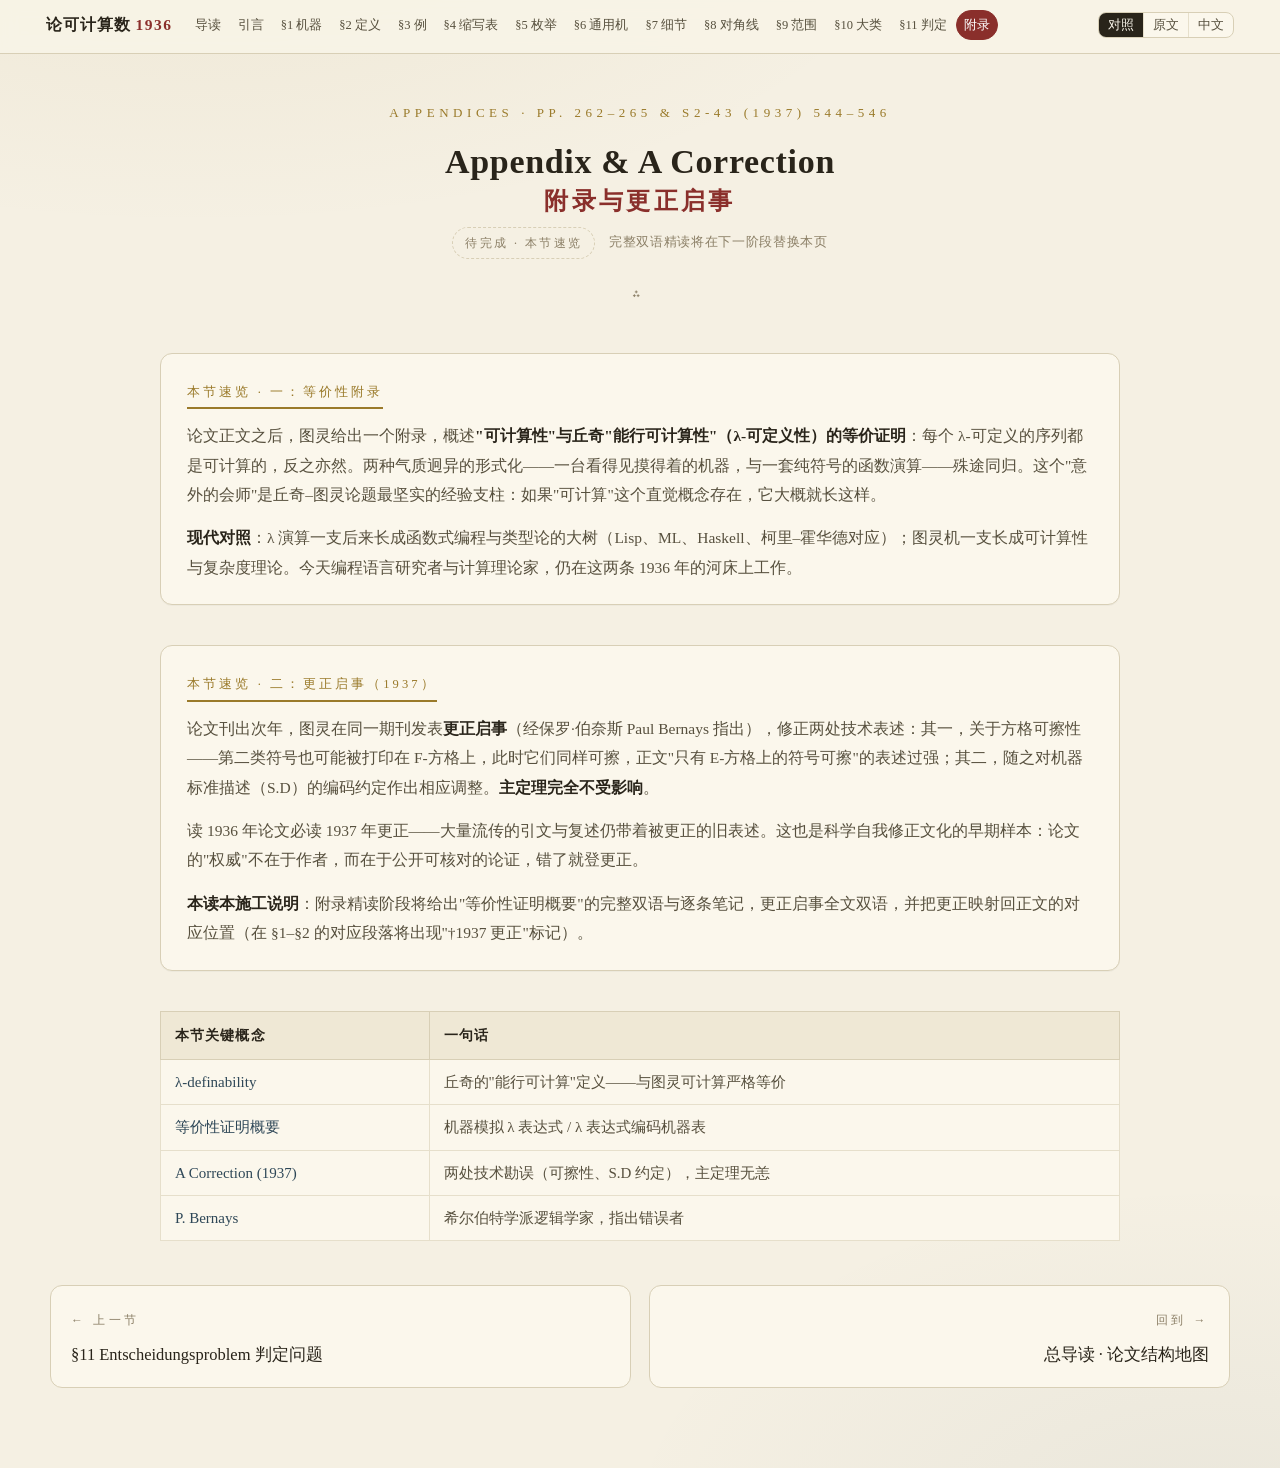
<file: turing1936/appendix.html>
<!DOCTYPE html>
<html lang="zh-CN">
<head>
<meta charset="UTF-8">
<meta name="viewport" content="width=device-width, initial-scale=1">
<title>附录与更正启事 · 论可计算数</title>
<link rel="stylesheet" href="assets/style.css">
<script src="assets/app.js" defer></script>
</head>
<body data-file="apx">

<div class="topbar">
  <div class="bar-in">
    <a class="brand" href="index.html">论可计算数 <b>1936</b></a>
    <nav class="seclinks">
      <a href="index.html" data-nav="idx">导读</a>
      <a href="s0.html" data-nav="s0">引言</a>
      <a href="s1.html" data-nav="s1">§1 机器</a>
      <a href="s2.html" data-nav="s2">§2 定义</a>
      <a href="s3.html" data-nav="s3">§3 例</a>
      <a href="s4.html" data-nav="s4">§4 缩写表</a>
      <a href="s5.html" data-nav="s5">§5 枚举</a>
      <a href="s6.html" data-nav="s6">§6 通用机</a>
      <a href="s7.html" data-nav="s7">§7 细节</a>
      <a href="s8.html" data-nav="s8">§8 对角线</a>
      <a href="s9.html" data-nav="s9">§9 范围</a>
      <a href="s10.html" data-nav="s10">§10 大类</a>
      <a href="s11.html" data-nav="s11">§11 判定</a>
      <a href="appendix.html" data-nav="apx" class="cur">附录</a>
    </nav>
    <div class="viewswitch" role="group" aria-label="阅读模式">
      <button data-mode="both" class="on">对照</button>
      <button data-mode="en">原文</button>
      <button data-mode="cn">中文</button>
    </div>
  </div>
  <div class="progress"><i></i></div>
</div>

<main class="page" data-sec="apx">

  <header class="sec-head">
    <div class="sec-no">Appendices · pp. 262–265 &amp; s2-43 (1937) 544–546</div>
    <h1><span class="h-en">Appendix &amp; A Correction</span><span class="h-cn">附录与更正启事</span></h1>
    <div class="meta"><span class="badge b-todo">待完成 · 本节速览</span>　完整双语精读将在下一阶段替换本页</div>
    <div class="flor">⁂</div>
  </header>

  <section class="overview">
    <div class="ov-tag">本节速览 · 一：等价性附录</div>
    <p>论文正文之后，图灵给出一个附录，概述<b>"可计算性"与丘奇"能行可计算性"（λ-可定义性）的等价证明</b>：每个 λ-可定义的序列都是可计算的，反之亦然。两种气质迥异的形式化——一台看得见摸得着的机器，与一套纯符号的函数演算——殊途同归。这个"意外的会师"是丘奇–图灵论题最坚实的经验支柱：如果"可计算"这个直觉概念存在，它大概就长这样。</p>
    <p><b>现代对照</b>：λ 演算一支后来长成函数式编程与类型论的大树（Lisp、ML、Haskell、柯里–霍华德对应）；图灵机一支长成可计算性与复杂度理论。今天编程语言研究者与计算理论家，仍在这两条 1936 年的河床上工作。</p>
  </section>

  <section class="overview">
    <div class="ov-tag">本节速览 · 二：更正启事（1937）</div>
    <p>论文刊出次年，图灵在同一期刊发表<b>更正启事</b>（经保罗·伯奈斯 Paul Bernays 指出），修正两处技术表述：其一，关于方格可擦性——第二类符号也可能被打印在 F-方格上，此时它们同样可擦，正文"只有 E-方格上的符号可擦"的表述过强；其二，随之对机器标准描述（S.D）的编码约定作出相应调整。<b>主定理完全不受影响</b>。</p>
    <p>读 1936 年论文必读 1937 年更正——大量流传的引文与复述仍带着被更正的旧表述。这也是科学自我修正文化的早期样本：论文的"权威"不在于作者，而在于公开可核对的论证，错了就登更正。</p>
    <p><b>本读本施工说明</b>：附录精读阶段将给出"等价性证明概要"的完整双语与逐条笔记，更正启事全文双语，并把更正映射回正文的对应位置（在 §1–§2 的对应段落将出现"†1937 更正"标记）。</p>
  </section>

  <div class="tblwrap" style="max-width:960px;margin:0 auto">
    <table class="tbl">
      <tr><th style="width:28%">本节关键概念</th><th>一句话</th></tr>
      <tr><td>λ-definability</td><td>丘奇的"能行可计算"定义——与图灵可计算严格等价</td></tr>
      <tr><td>等价性证明概要</td><td>机器模拟 λ 表达式 / λ 表达式编码机器表</td></tr>
      <tr><td>A Correction (1937)</td><td>两处技术勘误（可擦性、S.D 约定），主定理无恙</td></tr>
      <tr><td>P. Bernays</td><td>希尔伯特学派逻辑学家，指出错误者</td></tr>
    </table>
  </div>

  <nav class="pn">
    <a href="s11.html" rel="prev"><span class="dir">← 上一节</span><div class="t">§11 Entscheidungsproblem 判定问题</div></a>
    <a class="nx" href="index.html"><span class="dir">回到 →</span><div class="t">总导读 · 论文结构地图</div></a>
  </nav>

</main>
</body>
</html>
</file>
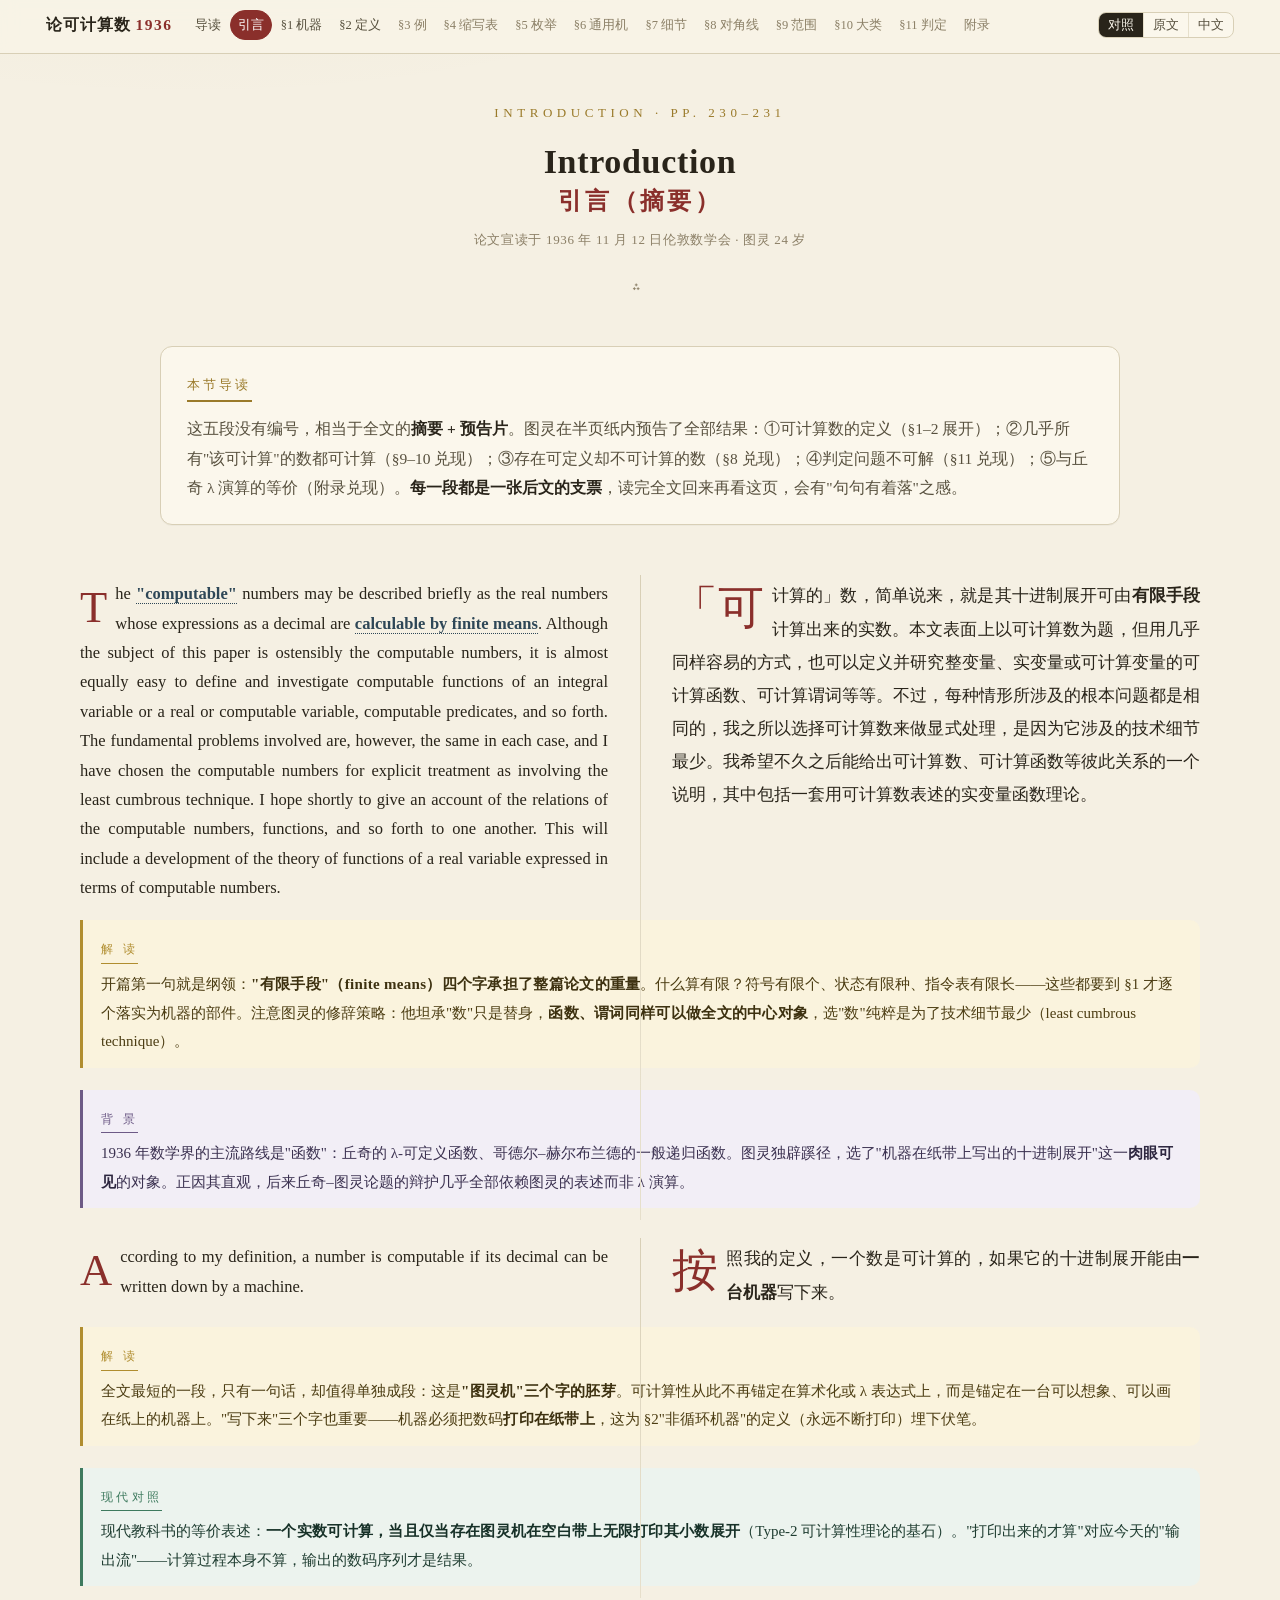
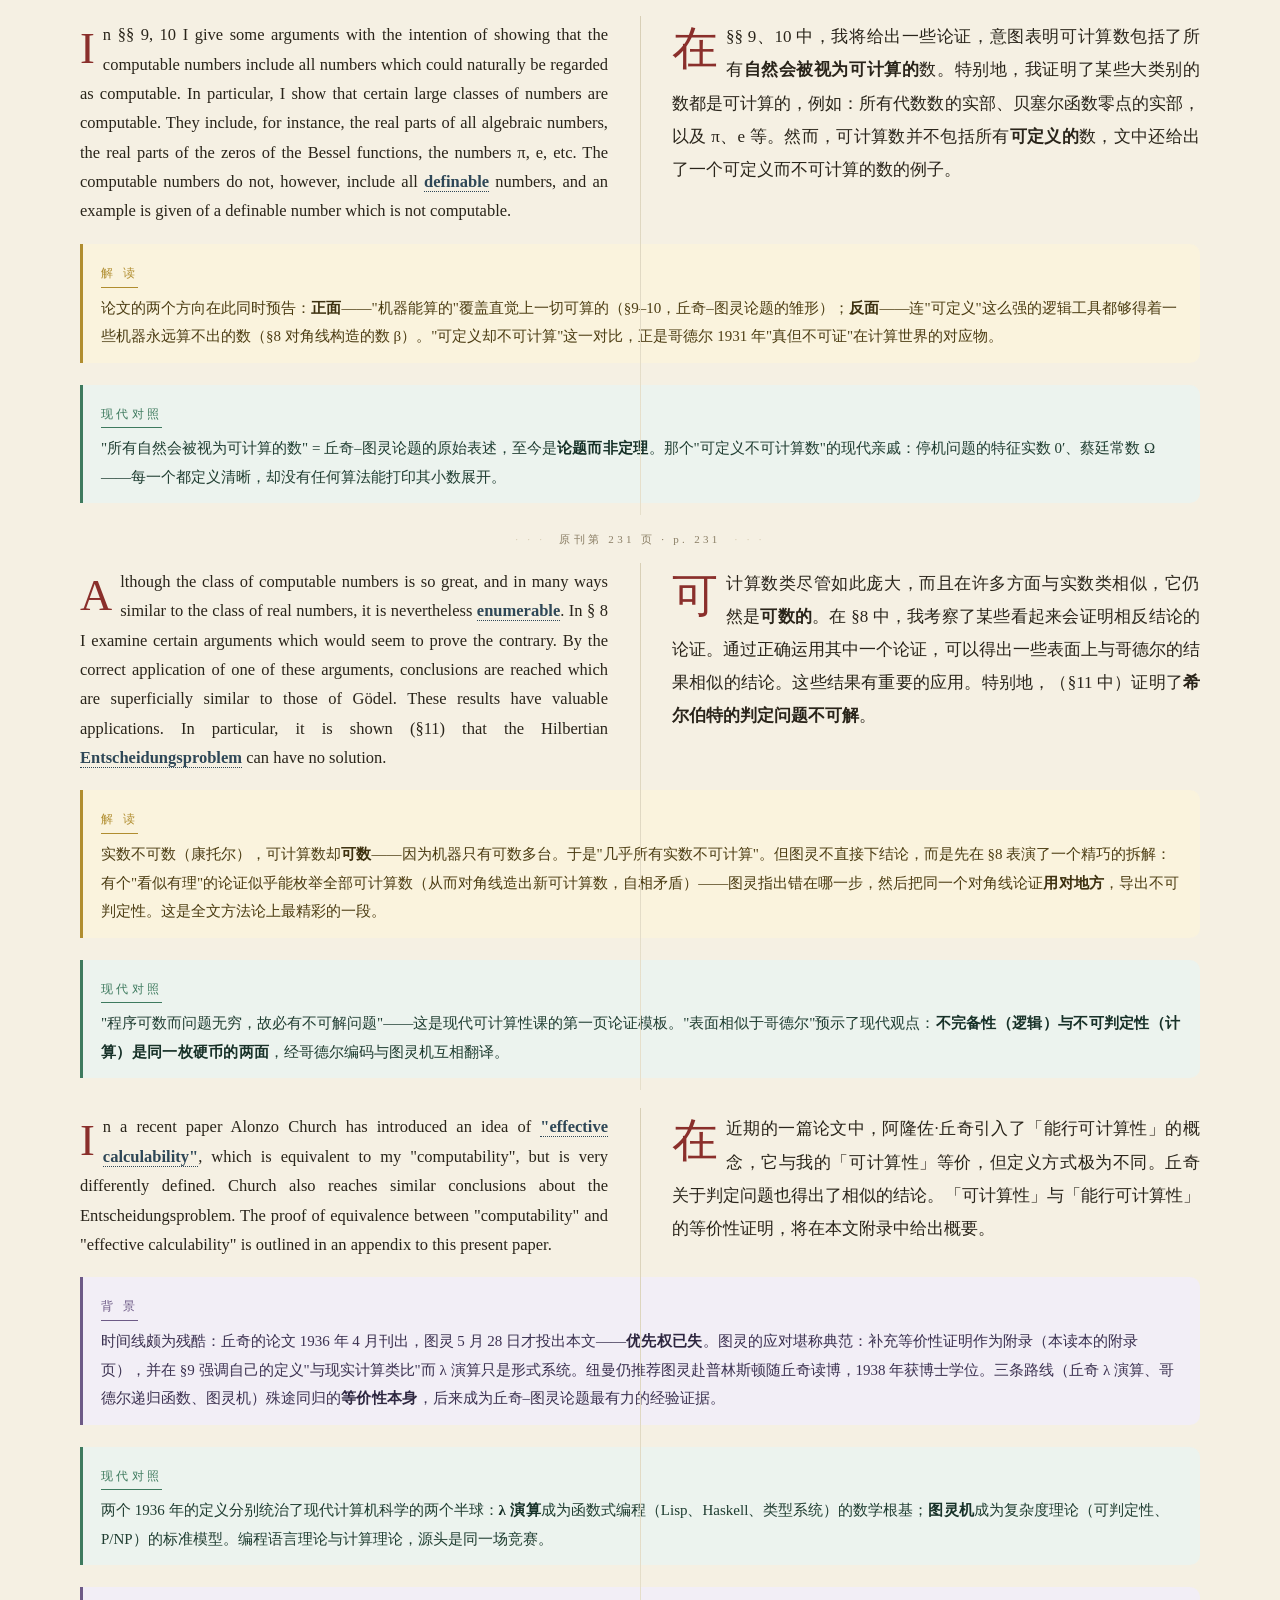
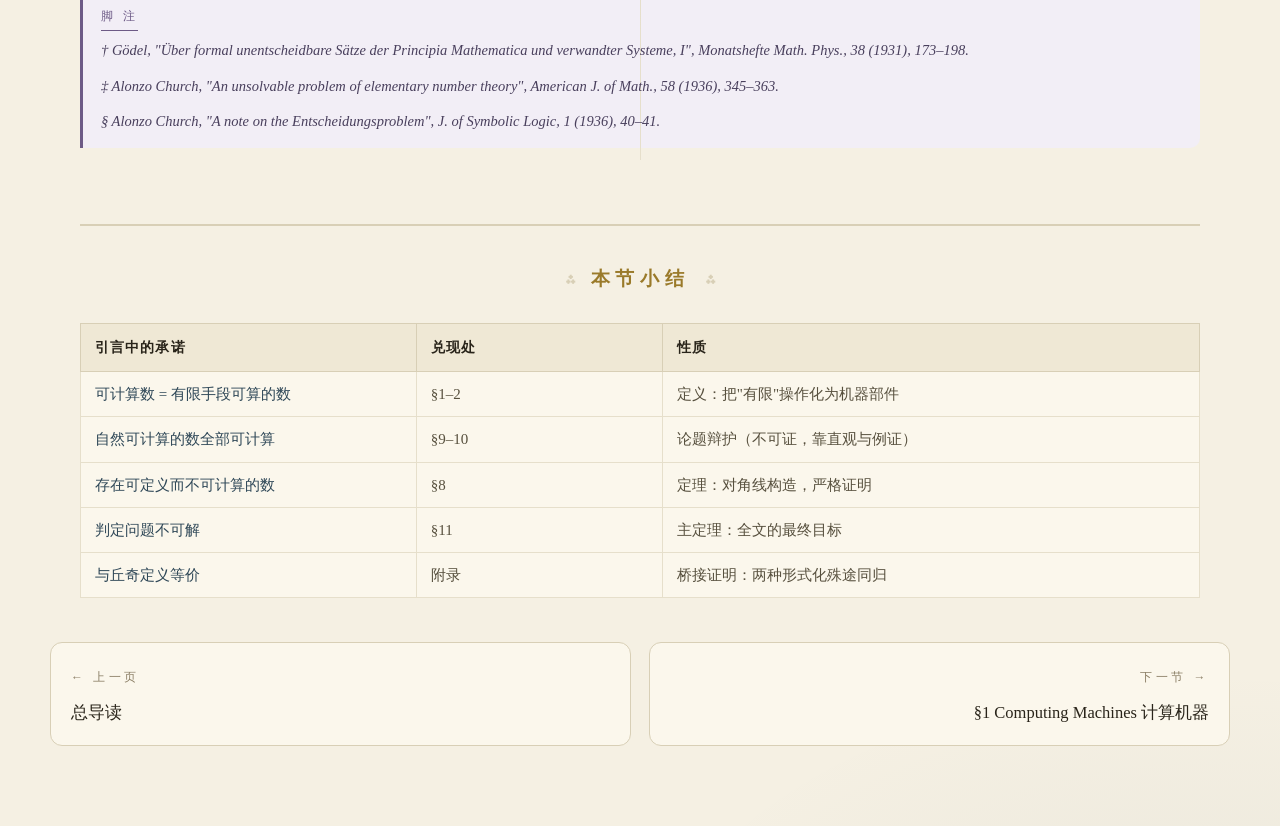
<file: turing1936/s0.html>
<!DOCTYPE html>
<html lang="zh-CN">
<head>
<meta charset="UTF-8">
<meta name="viewport" content="width=device-width, initial-scale=1">
<title>引言 Introduction · 论可计算数 · 双语精读</title>
<link rel="stylesheet" href="assets/style.css">
<script src="assets/app.js" defer></script>
</head>
<body data-file="s0">

<div class="topbar">
  <div class="bar-in">
    <a class="brand" href="index.html">论可计算数 <b>1936</b></a>
    <nav class="seclinks">
      <a href="index.html" data-nav="idx">导读</a>
      <a href="s0.html" data-nav="s0" class="cur">引言</a>
      <a href="s1.html" data-nav="s1">§1 机器</a>
      <a href="s2.html" data-nav="s2">§2 定义</a>
      <a href="s3.html" data-nav="s3" class="todo">§3 例</a>
      <a href="s4.html" data-nav="s4" class="todo">§4 缩写表</a>
      <a href="s5.html" data-nav="s5" class="todo">§5 枚举</a>
      <a href="s6.html" data-nav="s6" class="todo">§6 通用机</a>
      <a href="s7.html" data-nav="s7" class="todo">§7 细节</a>
      <a href="s8.html" data-nav="s8" class="todo">§8 对角线</a>
      <a href="s9.html" data-nav="s9" class="todo">§9 范围</a>
      <a href="s10.html" data-nav="s10" class="todo">§10 大类</a>
      <a href="s11.html" data-nav="s11" class="todo">§11 判定</a>
      <a href="appendix.html" data-nav="apx" class="todo">附录</a>
    </nav>
    <div class="viewswitch" role="group" aria-label="阅读模式">
      <button data-mode="both" class="on">对照</button>
      <button data-mode="en">原文</button>
      <button data-mode="cn">中文</button>
    </div>
  </div>
  <div class="progress"><i></i></div>
</div>

<main class="page" data-sec="s0">

  <header class="sec-head">
    <div class="sec-no">Introduction · pp. 230–231</div>
    <h1><span class="h-en">Introduction</span><span class="h-cn">引言（摘要）</span></h1>
    <div class="meta">论文宣读于 1936 年 11 月 12 日伦敦数学会 · 图灵 24 岁</div>
    <div class="flor">⁂</div>
  </header>

  <section class="overview">
    <div class="ov-tag">本节导读</div>
    <p>这五段没有编号，相当于全文的<b>摘要 + 预告片</b>。图灵在半页纸内预告了全部结果：①可计算数的定义（§1–2 展开）；②几乎所有"该可计算"的数都可计算（§9–10 兑现）；③存在可定义却不可计算的数（§8 兑现）；④判定问题不可解（§11 兑现）；⑤与丘奇 λ 演算的等价（附录兑现）。<b>每一段都是一张后文的支票</b>，读完全文回来再看这页，会有"句句有着落"之感。</p>
  </section>

  <div class="dual lead">

    <div class="pair" id="p0-1">
      <div class="en"><div class="pnum">¶ 0.1</div>
        <p>The <span class="term" data-tip="可计算的：全文的中心形容词，§1–2 将给出严格定义">"computable"</span> numbers may be described briefly as the real numbers whose expressions as a decimal are <span class="term" data-tip="由有限手段计算：'有限'二字是全文的锚点——有限的符号、有限的状态、有限的指令表">calculable by finite means</span>. Although the subject of this paper is ostensibly the computable numbers, it is almost equally easy to define and investigate computable functions of an integral variable or a real or computable variable, computable predicates, and so forth. The fundamental problems involved are, however, the same in each case, and I have chosen the computable numbers for explicit treatment as involving the least cumbrous technique. I hope shortly to give an account of the relations of the computable numbers, functions, and so forth to one another. This will include a development of the theory of functions of a real variable expressed in terms of computable numbers.</p>
      </div>
      <div class="cn">
        <p>「可计算的」数，简单说来，就是其十进制展开可由<b>有限手段</b>计算出来的实数。本文表面上以可计算数为题，但用几乎同样容易的方式，也可以定义并研究整变量、实变量或可计算变量的可计算函数、可计算谓词等等。不过，每种情形所涉及的根本问题都是相同的，我之所以选择可计算数来做显式处理，是因为它涉及的技术细节最少。我希望不久之后能给出可计算数、可计算函数等彼此关系的一个说明，其中包括一套用可计算数表述的实变量函数理论。</p>
      </div>
      <aside class="note n-read"><span class="tag">解 读</span>
        <p>开篇第一句就是纲领：<b>"有限手段"（finite means）四个字承担了整篇论文的重量</b>。什么算有限？符号有限个、状态有限种、指令表有限长——这些都要到 §1 才逐个落实为机器的部件。注意图灵的修辞策略：他坦承"数"只是替身，<b>函数、谓词同样可以做全文的中心对象</b>，选"数"纯粹是为了技术细节最少（least cumbrous technique）。</p>
      </aside>
      <aside class="note n-phi"><span class="tag">背 景</span>
        <p>1936 年数学界的主流路线是"函数"：丘奇的 λ-可定义函数、哥德尔–赫尔布兰德的一般递归函数。图灵独辟蹊径，选了"机器在纸带上写出的十进制展开"这一<b>肉眼可见</b>的对象。正因其直观，后来丘奇–图灵论题的辩护几乎全部依赖图灵的表述而非 λ 演算。</p>
      </aside>
    </div>

    <div class="pair" id="p0-2">
      <div class="en"><div class="pnum">¶ 0.2</div>
        <p>According to my definition, a number is computable if its decimal can be written down by a machine.</p>
      </div>
      <div class="cn">
        <p>按照我的定义，一个数是可计算的，如果它的十进制展开能由<b>一台机器</b>写下来。</p>
      </div>
      <aside class="note n-read"><span class="tag">解 读</span>
        <p>全文最短的一段，只有一句话，却值得单独成段：这是<b>"图灵机"三个字的胚芽</b>。可计算性从此不再锚定在算术化或 λ 表达式上，而是锚定在一台可以想象、可以画在纸上的机器上。"写下来"三个字也重要——机器必须把数码<b>打印在纸带上</b>，这为 §2"非循环机器"的定义（永远不断打印）埋下伏笔。</p>
      </aside>
      <aside class="note n-mod"><span class="tag">现代对照</span>
        <p>现代教科书的等价表述：<b>一个实数可计算，当且仅当存在图灵机在空白带上无限打印其小数展开</b>（Type-2 可计算性理论的基石）。"打印出来的才算"对应今天的"输出流"——计算过程本身不算，输出的数码序列才是结果。</p>
      </aside>
    </div>

    <div class="pair" id="p0-3">
      <div class="en"><div class="pnum">¶ 0.3</div>
        <p>In §§ 9, 10 I give some arguments with the intention of showing that the computable numbers include all numbers which could naturally be regarded as computable. In particular, I show that certain large classes of numbers are computable. They include, for instance, the real parts of all algebraic numbers, the real parts of the zeros of the Bessel functions, the numbers π, e, etc. The computable numbers do not, however, include all <span class="term" data-tip="可定义的：能用逻辑语言唯一刻画出来的数；可定义 ⊋ 可计算">definable</span> numbers, and an example is given of a definable number which is not computable.</p>
      </div>
      <div class="cn">
        <p>在 §§ 9、10 中，我将给出一些论证，意图表明可计算数包括了所有<b>自然会被视为可计算的</b>数。特别地，我证明了某些大类别的数都是可计算的，例如：所有代数数的实部、贝塞尔函数零点的实部，以及 π、e 等。然而，可计算数并不包括所有<b>可定义的</b>数，文中还给出了一个可定义而不可计算的数的例子。</p>
      </div>
      <aside class="note n-read"><span class="tag">解 读</span>
        <p>论文的两个方向在此同时预告：<b>正面</b>——"机器能算的"覆盖直觉上一切可算的（§9–10，丘奇–图灵论题的雏形）；<b>反面</b>——连"可定义"这么强的逻辑工具都够得着一些机器永远算不出的数（§8 对角线构造的数 β）。"可定义却不可计算"这一对比，正是哥德尔 1931 年"真但不可证"在计算世界的对应物。</p>
      </aside>
      <aside class="note n-mod"><span class="tag">现代对照</span>
        <p>"所有自然会被视为可计算的数" = 丘奇–图灵论题的原始表述，至今是<b>论题而非定理</b>。那个"可定义不可计算数"的现代亲戚：停机问题的特征实数 0′、蔡廷常数 Ω——每一个都定义清晰，却没有任何算法能打印其小数展开。</p>
      </aside>
    </div>

    <div class="folio">原刊第 231 页 · p. 231</div>

    <div class="pair" id="p0-4">
      <div class="en"><div class="pnum">¶ 0.4</div>
        <p>Although the class of computable numbers is so great, and in many ways similar to the class of real numbers, it is nevertheless <span class="term" data-tip="可数的（enumerable）：能与自然数一一对应，即可列成一张无穷表">enumerable</span>. In § 8 I examine certain arguments which would seem to prove the contrary. By the correct application of one of these arguments, conclusions are reached which are superficially similar to those of Gödel. These results have valuable applications. In particular, it is shown (§11) that the Hilbertian <span class="term" data-tip="判定问题（德文）：希尔伯特纲领的核心问题——是否存在机械步骤判定任何一阶逻辑公式是否可证">Entscheidungsproblem</span> can have no solution.</p>
      </div>
      <div class="cn">
        <p>可计算数类尽管如此庞大，而且在许多方面与实数类相似，它仍然是<b>可数的</b>。在 §8 中，我考察了某些看起来会证明相反结论的论证。通过正确运用其中一个论证，可以得出一些表面上与哥德尔的结果相似的结论。这些结果有重要的应用。特别地，（§11 中）证明了<b>希尔伯特的判定问题不可解</b>。</p>
      </div>
      <aside class="note n-read"><span class="tag">解 读</span>
        <p>实数不可数（康托尔），可计算数却<b>可数</b>——因为机器只有可数多台。于是"几乎所有实数不可计算"。但图灵不直接下结论，而是先在 §8 表演了一个精巧的拆解：有个"看似有理"的论证似乎能枚举全部可计算数（从而对角线造出新可计算数，自相矛盾）——图灵指出错在哪一步，然后把同一个对角线论证<b>用对地方</b>，导出不可判定性。这是全文方法论上最精彩的一段。</p>
      </aside>
      <aside class="note n-mod"><span class="tag">现代对照</span>
        <p>"程序可数而问题无穷，故必有不可解问题"——这是现代可计算性课的第一页论证模板。"表面相似于哥德尔"预示了现代观点：<b>不完备性（逻辑）与不可判定性（计算）是同一枚硬币的两面</b>，经哥德尔编码与图灵机互相翻译。</p>
      </aside>
    </div>

    <div class="pair" id="p0-5">
      <div class="en"><div class="pnum">¶ 0.5</div>
        <p>In a recent paper Alonzo Church has introduced an idea of <span class="term" data-tip="能行可计算性：丘奇的用语，基于 λ 演算；被证明与图灵可计算性等价">"effective calculability"</span>, which is equivalent to my "computability", but is very differently defined. Church also reaches similar conclusions about the Entscheidungsproblem. The proof of equivalence between "computability" and "effective calculability" is outlined in an appendix to this present paper.</p>
      </div>
      <div class="cn">
        <p>在近期的一篇论文中，阿隆佐·丘奇引入了「能行可计算性」的概念，它与我的「可计算性」等价，但定义方式极为不同。丘奇关于判定问题也得出了相似的结论。「可计算性」与「能行可计算性」的等价性证明，将在本文附录中给出概要。</p>
      </div>
      <aside class="note n-phi"><span class="tag">背 景</span>
        <p>时间线颇为残酷：丘奇的论文 1936 年 4 月刊出，图灵 5 月 28 日才投出本文——<b>优先权已失</b>。图灵的应对堪称典范：补充等价性证明作为附录（本读本的附录页），并在 §9 强调自己的定义"与现实计算类比"而 λ 演算只是形式系统。纽曼仍推荐图灵赴普林斯顿随丘奇读博，1938 年获博士学位。三条路线（丘奇 λ 演算、哥德尔递归函数、图灵机）殊途同归的<b>等价性本身</b>，后来成为丘奇–图灵论题最有力的经验证据。</p>
      </aside>
      <aside class="note n-mod"><span class="tag">现代对照</span>
        <p>两个 1936 年的定义分别统治了现代计算机科学的两个半球：<b>λ 演算</b>成为函数式编程（Lisp、Haskell、类型系统）的数学根基；<b>图灵机</b>成为复杂度理论（可判定性、P/NP）的标准模型。编程语言理论与计算理论，源头是同一场竞赛。</p>
      </aside>
      <aside class="note n-phi"><span class="tag">脚 注</span>
        <p class="q">† Gödel, "Über formal unentscheidbare Sätze der Principia Mathematica und verwandter Systeme, I", Monatshefte Math. Phys., 38 (1931), 173–198.</p>
        <p class="q">‡ Alonzo Church, "An unsolvable problem of elementary number theory", American J. of Math., 58 (1936), 345–363.</p>
        <p class="q">§ Alonzo Church, "A note on the Entscheidungsproblem", J. of Symbolic Logic, 1 (1936), 40–41.</p>
      </aside>
    </div>

  </div>

  <div class="sec-end">
    <h2>本节小结</h2>
    <div class="tblwrap">
      <table class="tbl">
        <tr><th style="width:30%">引言中的承诺</th><th style="width:22%">兑现处</th><th>性质</th></tr>
        <tr><td>可计算数 = 有限手段可算的数</td><td>§1–2</td><td>定义：把"有限"操作化为机器部件</td></tr>
        <tr><td>自然可计算的数全部可计算</td><td>§9–10</td><td>论题辩护（不可证，靠直观与例证）</td></tr>
        <tr><td>存在可定义而不可计算的数</td><td>§8</td><td>定理：对角线构造，严格证明</td></tr>
        <tr><td>判定问题不可解</td><td>§11</td><td>主定理：全文的最终目标</td></tr>
        <tr><td>与丘奇定义等价</td><td>附录</td><td>桥接证明：两种形式化殊途同归</td></tr>
      </table>
    </div>
  </div>

  <nav class="pn">
    <a href="index.html" rel="prev"><span class="dir">← 上一页</span><div class="t">总导读</div></a>
    <a class="nx" href="s1.html" rel="next"><span class="dir">下一节 →</span><div class="t">§1 Computing Machines 计算机器</div></a>
  </nav>

</main>
</body>
</html>
</file>
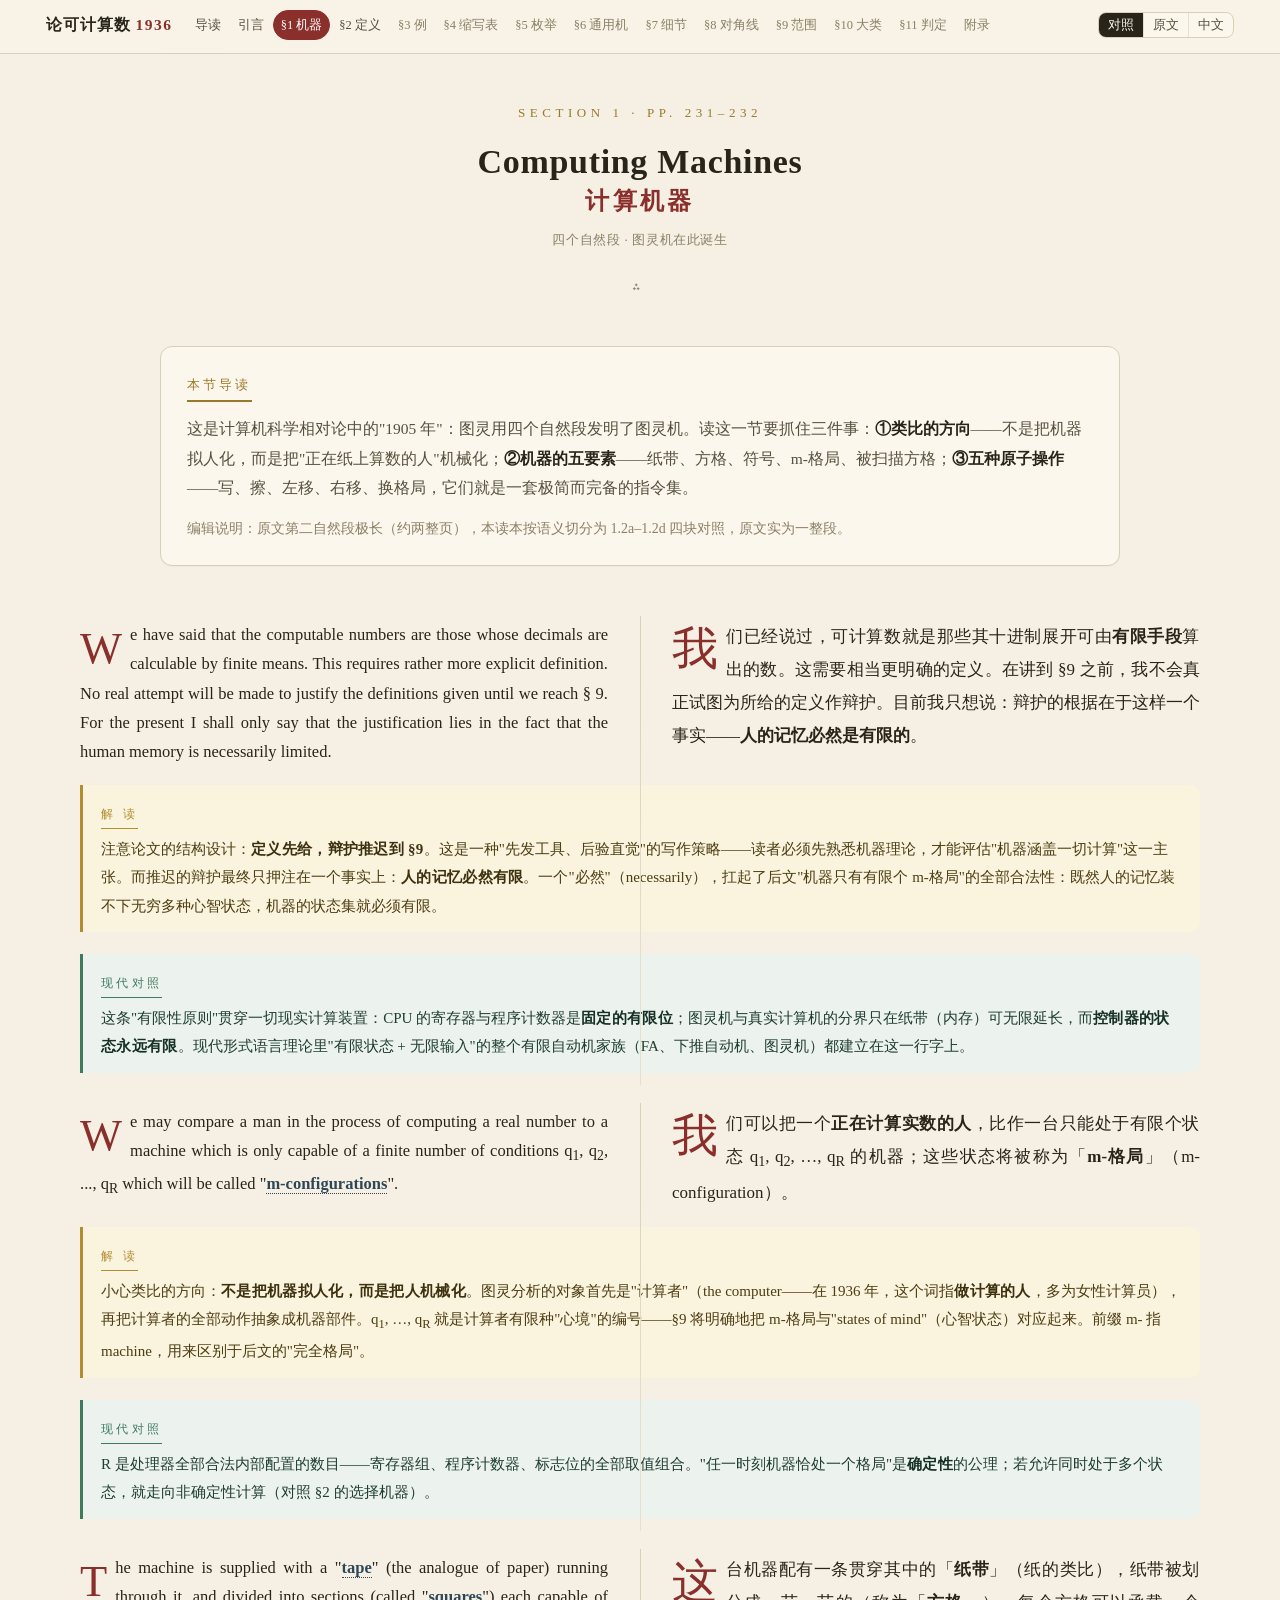
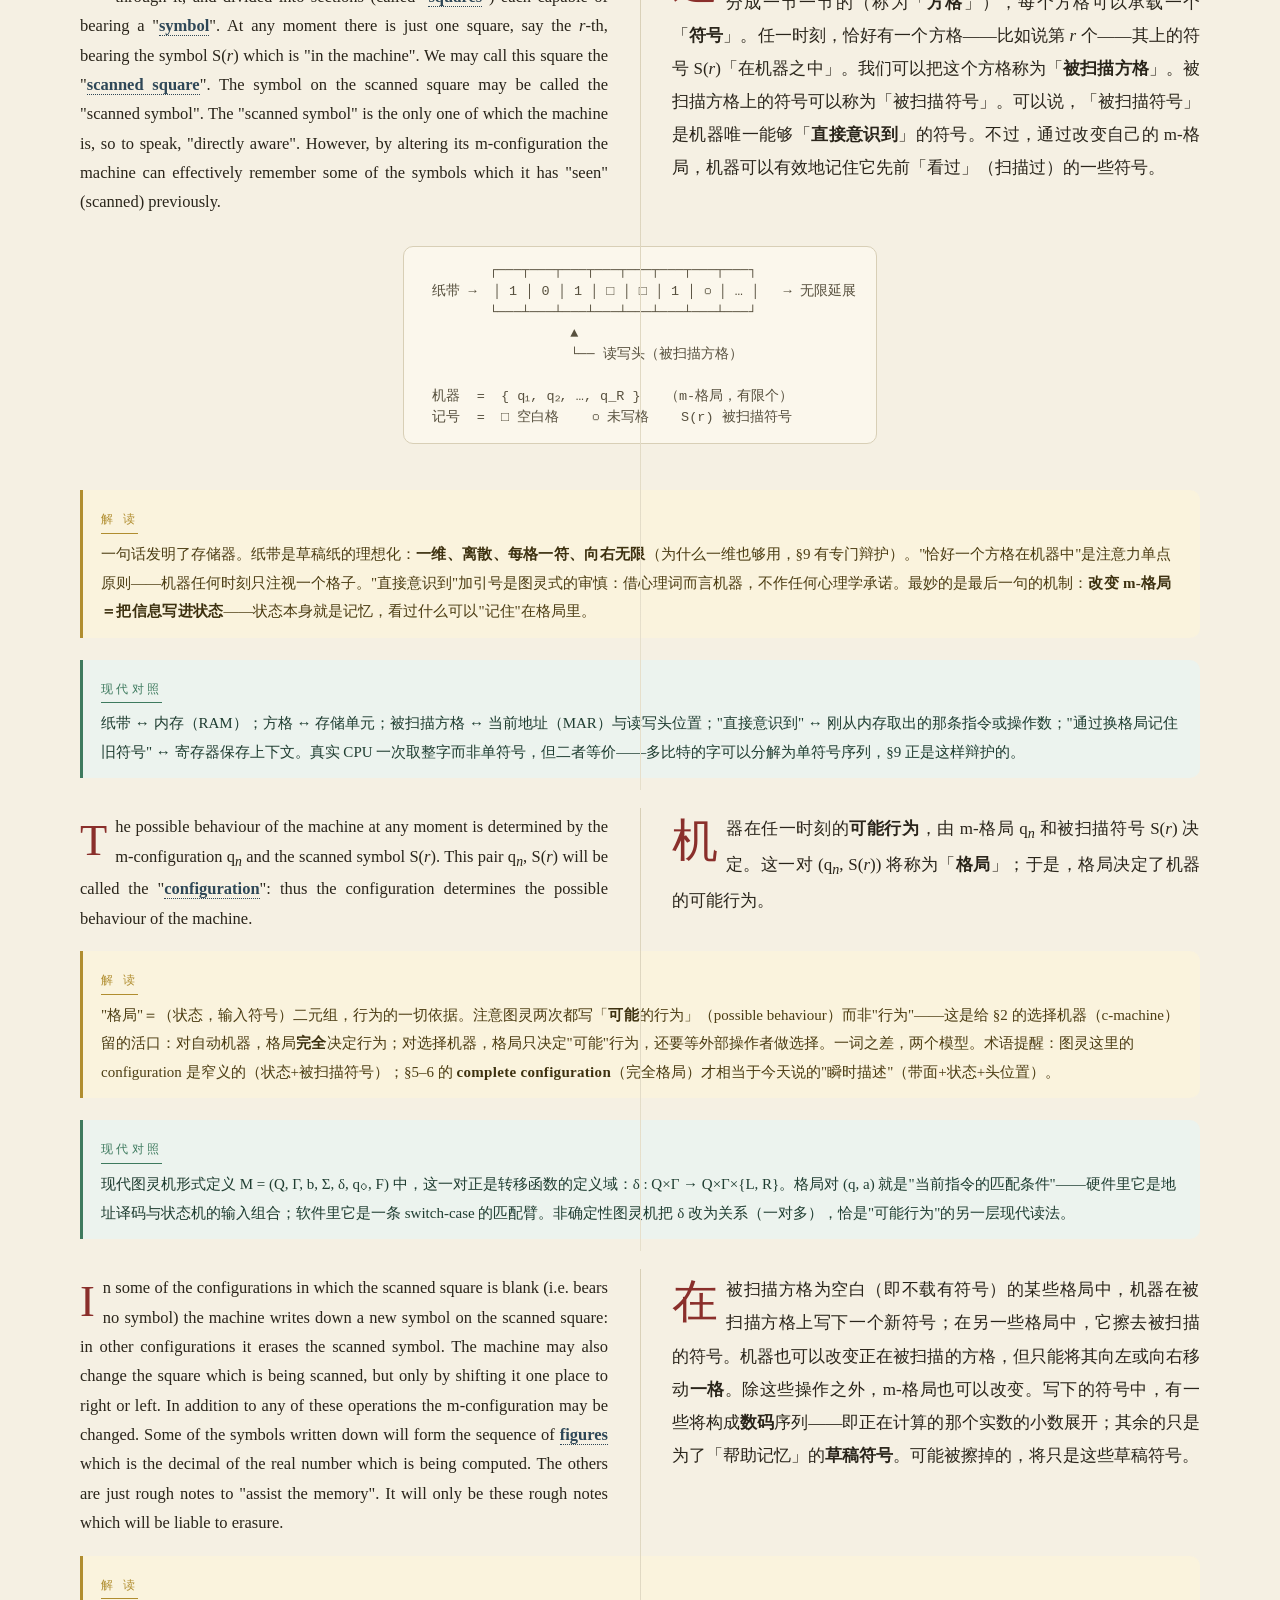
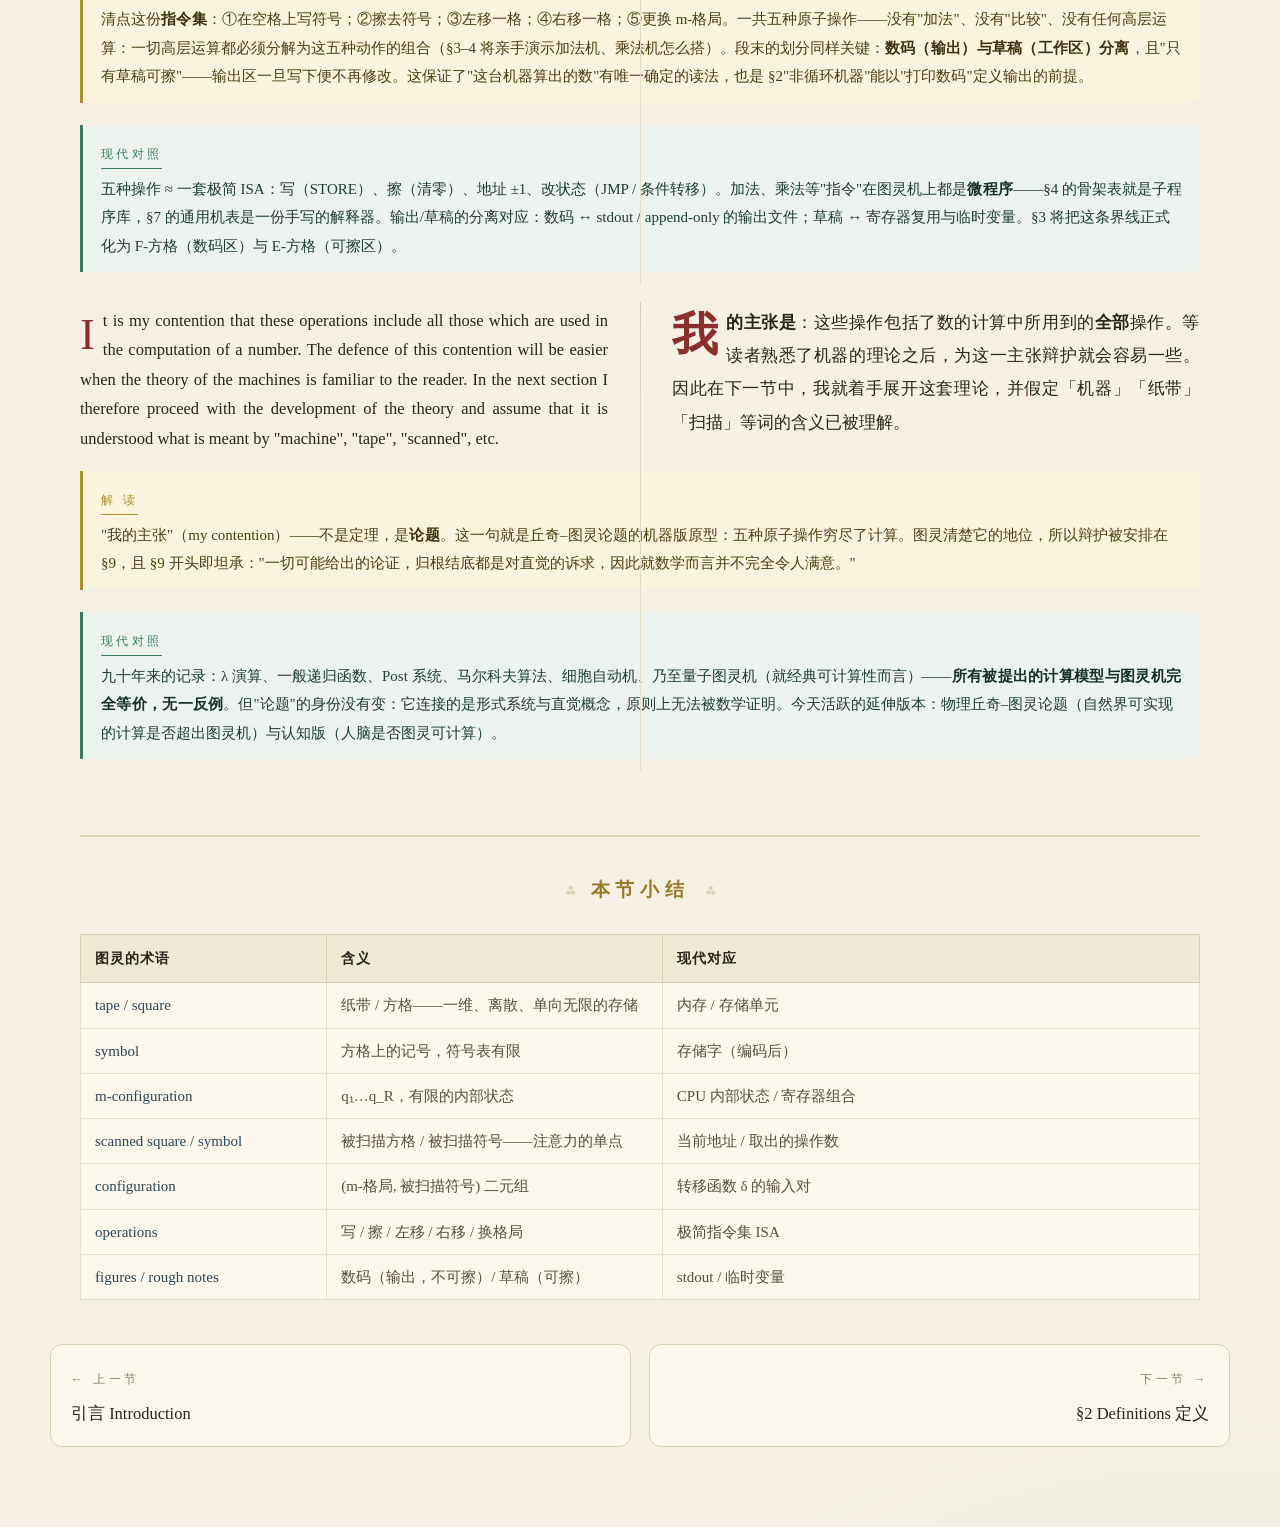
<file: turing1936/s1.html>
<!DOCTYPE html>
<html lang="zh-CN">
<head>
<meta charset="UTF-8">
<meta name="viewport" content="width=device-width, initial-scale=1">
<title>§1 Computing Machines 计算机器 · 论可计算数 · 双语精读</title>
<link rel="stylesheet" href="assets/style.css">
<script src="assets/app.js" defer></script>
</head>
<body data-file="s1">

<div class="topbar">
  <div class="bar-in">
    <a class="brand" href="index.html">论可计算数 <b>1936</b></a>
    <nav class="seclinks">
      <a href="index.html" data-nav="idx">导读</a>
      <a href="s0.html" data-nav="s0">引言</a>
      <a href="s1.html" data-nav="s1" class="cur">§1 机器</a>
      <a href="s2.html" data-nav="s2">§2 定义</a>
      <a href="s3.html" data-nav="s3" class="todo">§3 例</a>
      <a href="s4.html" data-nav="s4" class="todo">§4 缩写表</a>
      <a href="s5.html" data-nav="s5" class="todo">§5 枚举</a>
      <a href="s6.html" data-nav="s6" class="todo">§6 通用机</a>
      <a href="s7.html" data-nav="s7" class="todo">§7 细节</a>
      <a href="s8.html" data-nav="s8" class="todo">§8 对角线</a>
      <a href="s9.html" data-nav="s9" class="todo">§9 范围</a>
      <a href="s10.html" data-nav="s10" class="todo">§10 大类</a>
      <a href="s11.html" data-nav="s11" class="todo">§11 判定</a>
      <a href="appendix.html" data-nav="apx" class="todo">附录</a>
    </nav>
    <div class="viewswitch" role="group" aria-label="阅读模式">
      <button data-mode="both" class="on">对照</button>
      <button data-mode="en">原文</button>
      <button data-mode="cn">中文</button>
    </div>
  </div>
  <div class="progress"><i></i></div>
</div>

<main class="page" data-sec="s1">

  <header class="sec-head">
    <div class="sec-no">Section 1 · pp. 231–232</div>
    <h1><span class="h-en">Computing Machines</span><span class="h-cn">计算机器</span></h1>
    <div class="meta">四个自然段 · 图灵机在此诞生</div>
    <div class="flor">⁂</div>
  </header>

  <section class="overview">
    <div class="ov-tag">本节导读</div>
    <p>这是计算机科学相对论中的"1905 年"：图灵用四个自然段发明了图灵机。读这一节要抓住三件事：<b>①类比的方向</b>——不是把机器拟人化，而是把"正在纸上算数的人"机械化；<b>②机器的五要素</b>——纸带、方格、符号、m-格局、被扫描方格；<b>③五种原子操作</b>——写、擦、左移、右移、换格局，它们就是一套极简而完备的指令集。</p>
    <p style="font-size:14px;color:var(--muted)">编辑说明：原文第二自然段极长（约两整页），本读本按语义切分为 1.2a–1.2d 四块对照，原文实为一整段。</p>
  </section>

  <div class="dual lead">

    <div class="pair" id="p1-1">
      <div class="en"><div class="pnum">¶ 1.1</div>
        <p>We have said that the computable numbers are those whose decimals are calculable by finite means. This requires rather more explicit definition. No real attempt will be made to justify the definitions given until we reach § 9. For the present I shall only say that the justification lies in the fact that the human memory is necessarily limited.</p>
      </div>
      <div class="cn">
        <p>我们已经说过，可计算数就是那些其十进制展开可由<b>有限手段</b>算出的数。这需要相当更明确的定义。在讲到 §9 之前，我不会真正试图为所给的定义作辩护。目前我只想说：辩护的根据在于这样一个事实——<b>人的记忆必然是有限的</b>。</p>
      </div>
      <aside class="note n-read"><span class="tag">解 读</span>
        <p>注意论文的结构设计：<b>定义先给，辩护推迟到 §9</b>。这是一种"先发工具、后验直觉"的写作策略——读者必须先熟悉机器理论，才能评估"机器涵盖一切计算"这一主张。而推迟的辩护最终只押注在一个事实上：<b>人的记忆必然有限</b>。一个"必然"（necessarily），扛起了后文"机器只有有限个 m-格局"的全部合法性：既然人的记忆装不下无穷多种心智状态，机器的状态集就必须有限。</p>
      </aside>
      <aside class="note n-mod"><span class="tag">现代对照</span>
        <p>这条"有限性原则"贯穿一切现实计算装置：CPU 的寄存器与程序计数器是<b>固定的有限位</b>；图灵机与真实计算机的分界只在纸带（内存）可无限延长，而<b>控制器的状态永远有限</b>。现代形式语言理论里"有限状态 + 无限输入"的整个有限自动机家族（FA、下推自动机、图灵机）都建立在这一行字上。</p>
      </aside>
    </div>

    <div class="pair" id="p1-2a">
      <div class="en"><div class="pnum">¶ 1.2a</div>
        <p>We may compare a man in the process of computing a real number to a machine which is only capable of a finite number of conditions q<sub>1</sub>, q<sub>2</sub>, ..., q<sub>R</sub> which will be called "<span class="term" data-tip="m-格局：machine-configuration，机器的内部状态；也译 m-配置。§9 中与计算者的'心智状态'对应">m-configurations</span>".</p>
      </div>
      <div class="cn">
        <p>我们可以把一个<b>正在计算实数的人</b>，比作一台只能处于有限个状态 q<sub>1</sub>, q<sub>2</sub>, …, q<sub>R</sub> 的机器；这些状态将被称为「<b>m-格局</b>」（m-configuration）。</p>
      </div>
      <aside class="note n-read"><span class="tag">解 读</span>
        <p>小心类比的方向：<b>不是把机器拟人化，而是把人机械化</b>。图灵分析的对象首先是"计算者"（the computer——在 1936 年，这个词指<b>做计算的人</b>，多为女性计算员），再把计算者的全部动作抽象成机器部件。q<sub>1</sub>, …, q<sub>R</sub> 就是计算者有限种"心境"的编号——§9 将明确地把 m-格局与"states of mind"（心智状态）对应起来。前缀 m- 指 machine，用来区别于后文的"完全格局"。</p>
      </aside>
      <aside class="note n-mod"><span class="tag">现代对照</span>
        <p>R 是处理器全部合法内部配置的数目——寄存器组、程序计数器、标志位的全部取值组合。"任一时刻机器恰处一个格局"是<b>确定性</b>的公理；若允许同时处于多个状态，就走向非确定性计算（对照 §2 的选择机器）。</p>
      </aside>
    </div>

    <div class="pair" id="p1-2b">
      <div class="en"><div class="pnum">¶ 1.2b</div>
        <p>The machine is supplied with a "<span class="term" data-tip="纸带：记忆的抽象，单向无限长，被划分为方格">tape</span>" (the analogue of paper) running through it, and divided into sections (called "<span class="term" data-tip="方格：纸带上的存储单元，每格至多一个符号">squares</span>") each capable of bearing a "<span class="term" data-tip="符号：方格上可写的内容；符号表有限">symbol</span>". At any moment there is just one square, say the <i>r</i>-th, bearing the symbol S(<i>r</i>) which is "in the machine". We may call this square the "<span class="term" data-tip="被扫描方格：读写头当前所注视的方格">scanned square</span>". The symbol on the scanned square may be called the "scanned symbol". The "scanned symbol" is the only one of which the machine is, so to speak, "directly aware". However, by altering its m-configuration the machine can effectively remember some of the symbols which it has "seen" (scanned) previously.</p>
      </div>
      <div class="cn">
        <p>这台机器配有一条贯穿其中的「<b>纸带</b>」（纸的类比），纸带被划分成一节一节的（称为「<b>方格</b>」），每个方格可以承载一个「<b>符号</b>」。任一时刻，恰好有一个方格——比如说第 <i>r</i> 个——其上的符号 S(<i>r</i>)「在机器之中」。我们可以把这个方格称为「<b>被扫描方格</b>」。被扫描方格上的符号可以称为「被扫描符号」。可以说，「被扫描符号」是机器唯一能够「<b>直接意识到</b>」的符号。不过，通过改变自己的 m-格局，机器可以有效地记住它先前「看过」（扫描过）的一些符号。</p>
      </div>
      <aside class="diagram"><pre>
        ┌───┬───┬───┬───┬───┬───┬───┬───┐
 纸带 →  │ 1 │ 0 │ 1 │ □ │ □ │ 1 │ ▢ │ … │   → 无限延展
        └───┴───┴───┴───┴───┴───┴───┴───┘
                  ▲
                  └── 读写头（被扫描方格）

 机器  =  { q₁, q₂, …, q_R }   （m-格局，有限个）
 记号  =  □ 空白格    ▢ 未写格    S(r) 被扫描符号</pre></aside>
      <aside class="note n-read"><span class="tag">解 读</span>
        <p>一句话发明了存储器。纸带是草稿纸的理想化：<b>一维、离散、每格一符、向右无限</b>（为什么一维也够用，§9 有专门辩护）。"恰好一个方格在机器中"是注意力单点原则——机器任何时刻只注视一个格子。"直接意识到"加引号是图灵式的审慎：借心理词而言机器，不作任何心理学承诺。最妙的是最后一句的机制：<b>改变 m-格局＝把信息写进状态</b>——状态本身就是记忆，看过什么可以"记住"在格局里。</p>
      </aside>
      <aside class="note n-mod"><span class="tag">现代对照</span>
        <p>纸带 ↔ 内存（RAM）；方格 ↔ 存储单元；被扫描方格 ↔ 当前地址（MAR）与读写头位置；"直接意识到" ↔ 刚从内存取出的那条指令或操作数；"通过换格局记住旧符号" ↔ 寄存器保存上下文。真实 CPU 一次取整字而非单符号，但二者等价——多比特的字可以分解为单符号序列，§9 正是这样辩护的。</p>
      </aside>
    </div>

    <div class="pair" id="p1-2c">
      <div class="en"><div class="pnum">¶ 1.2c</div>
        <p>The possible behaviour of the machine at any moment is determined by the m-configuration q<sub><i>n</i></sub> and the scanned symbol S(<i>r</i>). This pair q<sub><i>n</i></sub>, S(<i>r</i>) will be called the "<span class="term" data-tip="格局：m-格局与被扫描符号构成的二元组，行为的全部依据">configuration</span>": thus the configuration determines the possible behaviour of the machine.</p>
      </div>
      <div class="cn">
        <p>机器在任一时刻的<b>可能行为</b>，由 m-格局 q<sub><i>n</i></sub> 和被扫描符号 S(<i>r</i>) 决定。这一对 (q<sub><i>n</i></sub>, S(<i>r</i>)) 将称为「<b>格局</b>」；于是，格局决定了机器的可能行为。</p>
      </div>
      <aside class="note n-read"><span class="tag">解 读</span>
        <p>"格局"＝（状态，输入符号）二元组，行为的一切依据。注意图灵两次都写「<b>可能</b>的行为」（possible behaviour）而非"行为"——这是给 §2 的选择机器（c-machine）留的活口：对自动机器，格局<b>完全</b>决定行为；对选择机器，格局只决定"可能"行为，还要等外部操作者做选择。一词之差，两个模型。术语提醒：图灵这里的 configuration 是窄义的（状态+被扫描符号）；§5–6 的 <b>complete configuration</b>（完全格局）才相当于今天说的"瞬时描述"（带面+状态+头位置）。</p>
      </aside>
      <aside class="note n-mod"><span class="tag">现代对照</span>
        <p>现代图灵机形式定义 M = (Q, Γ, b, Σ, δ, q₀, F) 中，这一对正是转移函数的定义域：δ : Q×Γ → Q×Γ×{L, R}。格局对 (q, a) 就是"当前指令的匹配条件"——硬件里它是地址译码与状态机的输入组合；软件里它是一条 switch-case 的匹配臂。非确定性图灵机把 δ 改为关系（一对多），恰是"可能行为"的另一层现代读法。</p>
      </aside>
    </div>

    <div class="pair" id="p1-2d">
      <div class="en"><div class="pnum">¶ 1.2d</div>
        <p>In some of the configurations in which the scanned square is blank (i.e. bears no symbol) the machine writes down a new symbol on the scanned square: in other configurations it erases the scanned symbol. The machine may also change the square which is being scanned, but only by shifting it one place to right or left. In addition to any of these operations the m-configuration may be changed. Some of the symbols written down will form the sequence of <span class="term" data-tip="数码：机器打印的 0 和 1，即输出；区别于辅助计算的'第二类符号'">figures</span> which is the decimal of the real number which is being computed. The others are just rough notes to "assist the memory". It will only be these rough notes which will be liable to erasure.</p>
      </div>
      <div class="cn">
        <p>在被扫描方格为空白（即不载有符号）的某些格局中，机器在被扫描方格上写下一个新符号；在另一些格局中，它擦去被扫描的符号。机器也可以改变正在被扫描的方格，但只能将其向左或向右移动<b>一格</b>。除这些操作之外，m-格局也可以改变。写下的符号中，有一些将构成<b>数码</b>序列——即正在计算的那个实数的小数展开；其余的只是为了「帮助记忆」的<b>草稿符号</b>。可能被擦掉的，将只是这些草稿符号。</p>
      </div>
      <aside class="note n-read"><span class="tag">解 读</span>
        <p>清点这份<b>指令集</b>：①在空格上写符号；②擦去符号；③左移一格；④右移一格；⑤更换 m-格局。一共五种原子操作——没有"加法"、没有"比较"、没有任何高层运算：一切高层运算都必须分解为这五种动作的组合（§3–4 将亲手演示加法机、乘法机怎么搭）。段末的划分同样关键：<b>数码（输出）与草稿（工作区）分离</b>，且"只有草稿可擦"——输出区一旦写下便不再修改。这保证了"这台机器算出的数"有唯一确定的读法，也是 §2"非循环机器"能以"打印数码"定义输出的前提。</p>
      </aside>
      <aside class="note n-mod"><span class="tag">现代对照</span>
        <p>五种操作 ≈ 一套极简 ISA：写（STORE）、擦（清零）、地址 ±1、改状态（JMP / 条件转移）。加法、乘法等"指令"在图灵机上都是<b>微程序</b>——§4 的骨架表就是子程序库，§7 的通用机表是一份手写的解释器。输出/草稿的分离对应：数码 ↔ stdout / append-only 的输出文件；草稿 ↔ 寄存器复用与临时变量。§3 将把这条界线正式化为 F-方格（数码区）与 E-方格（可擦区）。</p>
      </aside>
    </div>

    <div class="pair" id="p1-3">
      <div class="en"><div class="pnum">¶ 1.3</div>
        <p>It is my contention that these operations include all those which are used in the computation of a number. The defence of this contention will be easier when the theory of the machines is familiar to the reader. In the next section I therefore proceed with the development of the theory and assume that it is understood what is meant by "machine", "tape", "scanned", etc.</p>
      </div>
      <div class="cn">
        <p><b>我的主张是</b>：这些操作包括了数的计算中所用到的<b>全部</b>操作。等读者熟悉了机器的理论之后，为这一主张辩护就会容易一些。因此在下一节中，我就着手展开这套理论，并假定「机器」「纸带」「扫描」等词的含义已被理解。</p>
      </div>
      <aside class="note n-read"><span class="tag">解 读</span>
        <p>"我的主张"（my contention）——不是定理，是<b>论题</b>。这一句就是丘奇–图灵论题的机器版原型：五种原子操作穷尽了计算。图灵清楚它的地位，所以辩护被安排在 §9，且 §9 开头即坦承："一切可能给出的论证，归根结底都是对直觉的诉求，因此就数学而言并不完全令人满意。"</p>
      </aside>
      <aside class="note n-mod"><span class="tag">现代对照</span>
        <p>九十年来的记录：λ 演算、一般递归函数、Post 系统、马尔科夫算法、细胞自动机、乃至量子图灵机（就经典可计算性而言）——<b>所有被提出的计算模型与图灵机完全等价，无一反例</b>。但"论题"的身份没有变：它连接的是形式系统与直觉概念，原则上无法被数学证明。今天活跃的延伸版本：物理丘奇–图灵论题（自然界可实现的计算是否超出图灵机）与认知版（人脑是否图灵可计算）。</p>
      </aside>
    </div>

  </div>

  <div class="sec-end">
    <h2>本节小结</h2>
    <div class="tblwrap">
      <table class="tbl">
        <tr><th style="width:22%">图灵的术语</th><th style="width:30%">含义</th><th>现代对应</th></tr>
        <tr><td>tape / square</td><td>纸带 / 方格——一维、离散、单向无限的存储</td><td>内存 / 存储单元</td></tr>
        <tr><td>symbol</td><td>方格上的记号，符号表有限</td><td>存储字（编码后）</td></tr>
        <tr><td>m-configuration</td><td>q₁…q_R，有限的内部状态</td><td>CPU 内部状态 / 寄存器组合</td></tr>
        <tr><td>scanned square / symbol</td><td>被扫描方格 / 被扫描符号——注意力的单点</td><td>当前地址 / 取出的操作数</td></tr>
        <tr><td>configuration</td><td>(m-格局, 被扫描符号) 二元组</td><td>转移函数 δ 的输入对</td></tr>
        <tr><td>operations</td><td>写 / 擦 / 左移 / 右移 / 换格局</td><td>极简指令集 ISA</td></tr>
        <tr><td>figures / rough notes</td><td>数码（输出，不可擦）/ 草稿（可擦）</td><td>stdout / 临时变量</td></tr>
      </table>
    </div>
  </div>

  <nav class="pn">
    <a href="s0.html" rel="prev"><span class="dir">← 上一节</span><div class="t">引言 Introduction</div></a>
    <a class="nx" href="s2.html" rel="next"><span class="dir">下一节 →</span><div class="t">§2 Definitions 定义</div></a>
  </nav>

</main>
</body>
</html>
</file>
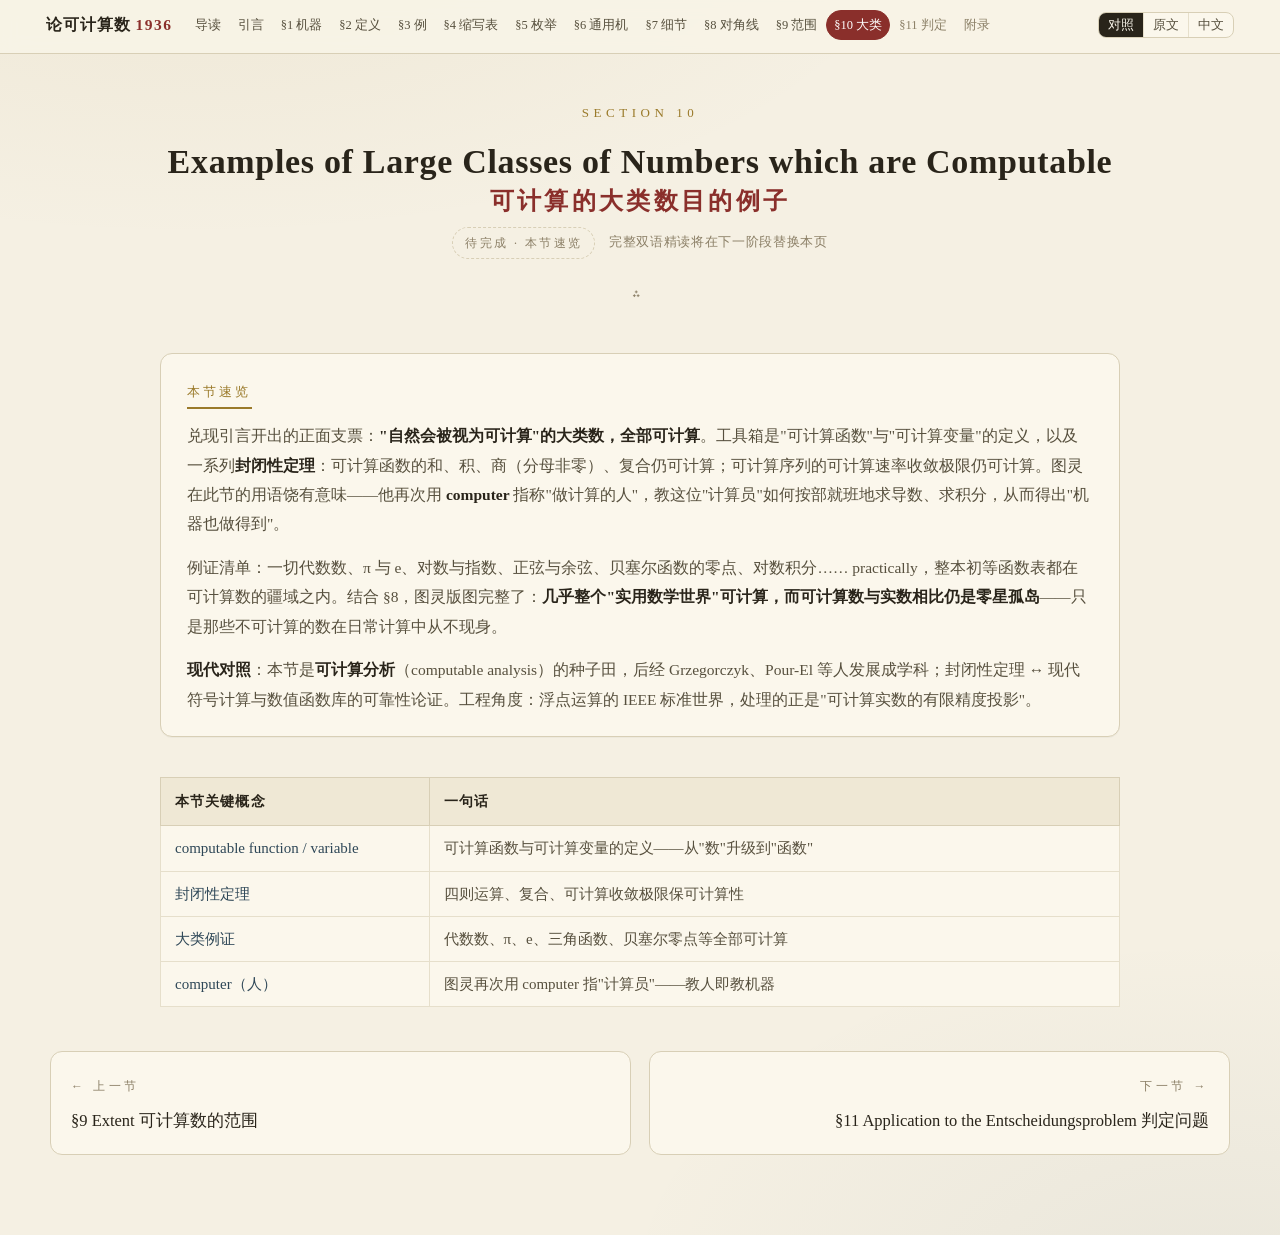
<file: turing1936/s10.html>
<!DOCTYPE html>
<html lang="zh-CN">
<head>
<meta charset="UTF-8">
<meta name="viewport" content="width=device-width, initial-scale=1">
<title>§10 Examples of Large Classes 大类例证 · 论可计算数</title>
<link rel="stylesheet" href="assets/style.css">
<script src="assets/app.js" defer></script>
</head>
<body data-file="s10">

<div class="topbar">
  <div class="bar-in">
    <a class="brand" href="index.html">论可计算数 <b>1936</b></a>
    <nav class="seclinks">
      <a href="index.html" data-nav="idx">导读</a>
      <a href="s0.html" data-nav="s0">引言</a>
      <a href="s1.html" data-nav="s1">§1 机器</a>
      <a href="s2.html" data-nav="s2">§2 定义</a>
      <a href="s3.html" data-nav="s3">§3 例</a>
      <a href="s4.html" data-nav="s4">§4 缩写表</a>
      <a href="s5.html" data-nav="s5">§5 枚举</a>
      <a href="s6.html" data-nav="s6">§6 通用机</a>
      <a href="s7.html" data-nav="s7">§7 细节</a>
      <a href="s8.html" data-nav="s8">§8 对角线</a>
      <a href="s9.html" data-nav="s9">§9 范围</a>
      <a href="s10.html" data-nav="s10" class="cur">§10 大类</a>
      <a href="s11.html" data-nav="s11" class="todo">§11 判定</a>
      <a href="appendix.html" data-nav="apx" class="todo">附录</a>
    </nav>
    <div class="viewswitch" role="group" aria-label="阅读模式">
      <button data-mode="both" class="on">对照</button>
      <button data-mode="en">原文</button>
      <button data-mode="cn">中文</button>
    </div>
  </div>
  <div class="progress"><i></i></div>
</div>

<main class="page" data-sec="s10">

  <header class="sec-head">
    <div class="sec-no">Section 10</div>
    <h1><span class="h-en">Examples of Large Classes of Numbers which are Computable</span><span class="h-cn">可计算的大类数目的例子</span></h1>
    <div class="meta"><span class="badge b-todo">待完成 · 本节速览</span>　完整双语精读将在下一阶段替换本页</div>
    <div class="flor">⁂</div>
  </header>

  <section class="overview">
    <div class="ov-tag">本节速览</div>
    <p>兑现引言开出的正面支票：<b>"自然会被视为可计算"的大类数，全部可计算</b>。工具箱是"可计算函数"与"可计算变量"的定义，以及一系列<b>封闭性定理</b>：可计算函数的和、积、商（分母非零）、复合仍可计算；可计算序列的可计算速率收敛极限仍可计算。图灵在此节的用语饶有意味——他再次用 <b>computer</b> 指称"做计算的人"，教这位"计算员"如何按部就班地求导数、求积分，从而得出"机器也做得到"。</p>
    <p>例证清单：一切代数数、π 与 e、对数与指数、正弦与余弦、贝塞尔函数的零点、对数积分…… practically，整本初等函数表都在可计算数的疆域之内。结合 §8，图灵版图完整了：<b>几乎整个"实用数学世界"可计算，而可计算数与实数相比仍是零星孤岛</b>——只是那些不可计算的数在日常计算中从不现身。</p>
    <p><b>现代对照</b>：本节是<b>可计算分析</b>（computable analysis）的种子田，后经 Grzegorczyk、Pour-El 等人发展成学科；封闭性定理 ↔ 现代符号计算与数值函数库的可靠性论证。工程角度：浮点运算的 IEEE 标准世界，处理的正是"可计算实数的有限精度投影"。</p>
  </section>

  <div class="tblwrap" style="max-width:960px;margin:0 auto">
    <table class="tbl">
      <tr><th style="width:28%">本节关键概念</th><th>一句话</th></tr>
      <tr><td>computable function / variable</td><td>可计算函数与可计算变量的定义——从"数"升级到"函数"</td></tr>
      <tr><td>封闭性定理</td><td>四则运算、复合、可计算收敛极限保可计算性</td></tr>
      <tr><td>大类例证</td><td>代数数、π、e、三角函数、贝塞尔零点等全部可计算</td></tr>
      <tr><td>computer（人）</td><td>图灵再次用 computer 指"计算员"——教人即教机器</td></tr>
    </table>
  </div>

  <nav class="pn">
    <a href="s9.html" rel="prev"><span class="dir">← 上一节</span><div class="t">§9 Extent 可计算数的范围</div></a>
    <a class="nx" href="s11.html" rel="next"><span class="dir">下一节 →</span><div class="t">§11 Application to the Entscheidungsproblem 判定问题</div></a>
  </nav>

</main>
</body>
</html>
</file>
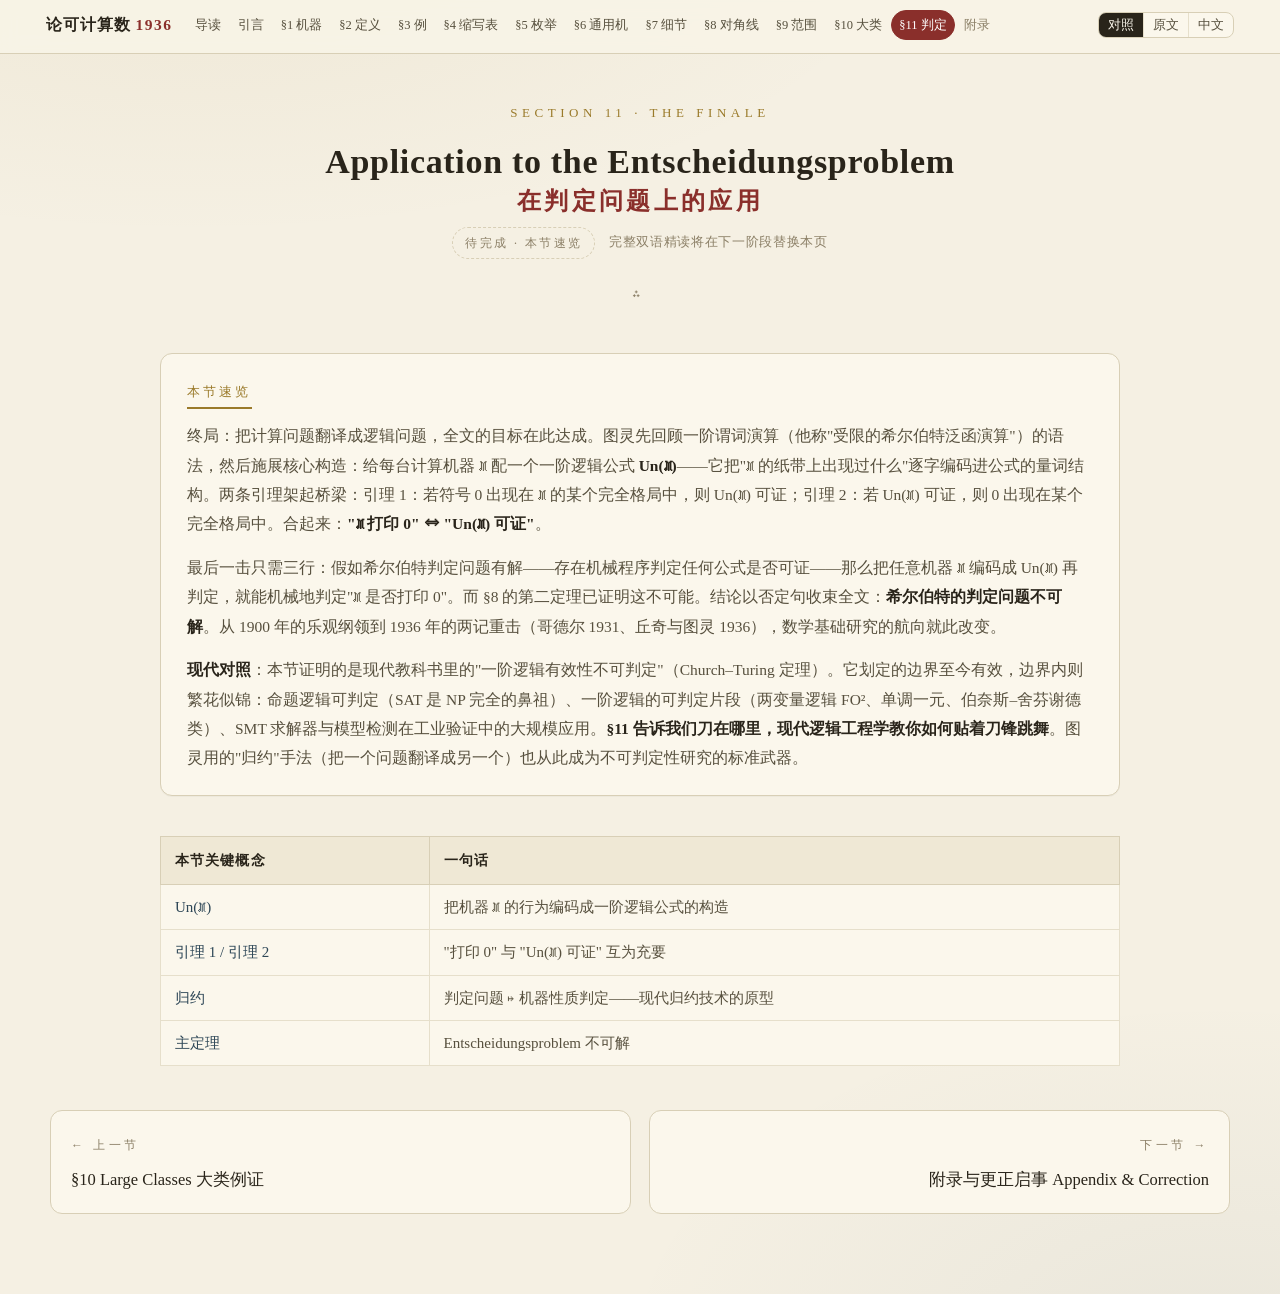
<file: turing1936/s11.html>
<!DOCTYPE html>
<html lang="zh-CN">
<head>
<meta charset="UTF-8">
<meta name="viewport" content="width=device-width, initial-scale=1">
<title>§11 Application to the Entscheidungsproblem 判定问题 · 论可计算数</title>
<link rel="stylesheet" href="assets/style.css">
<script src="assets/app.js" defer></script>
</head>
<body data-file="s11">

<div class="topbar">
  <div class="bar-in">
    <a class="brand" href="index.html">论可计算数 <b>1936</b></a>
    <nav class="seclinks">
      <a href="index.html" data-nav="idx">导读</a>
      <a href="s0.html" data-nav="s0">引言</a>
      <a href="s1.html" data-nav="s1">§1 机器</a>
      <a href="s2.html" data-nav="s2">§2 定义</a>
      <a href="s3.html" data-nav="s3">§3 例</a>
      <a href="s4.html" data-nav="s4">§4 缩写表</a>
      <a href="s5.html" data-nav="s5">§5 枚举</a>
      <a href="s6.html" data-nav="s6">§6 通用机</a>
      <a href="s7.html" data-nav="s7">§7 细节</a>
      <a href="s8.html" data-nav="s8">§8 对角线</a>
      <a href="s9.html" data-nav="s9">§9 范围</a>
      <a href="s10.html" data-nav="s10">§10 大类</a>
      <a href="s11.html" data-nav="s11" class="cur">§11 判定</a>
      <a href="appendix.html" data-nav="apx" class="todo">附录</a>
    </nav>
    <div class="viewswitch" role="group" aria-label="阅读模式">
      <button data-mode="both" class="on">对照</button>
      <button data-mode="en">原文</button>
      <button data-mode="cn">中文</button>
    </div>
  </div>
  <div class="progress"><i></i></div>
</div>

<main class="page" data-sec="s11">

  <header class="sec-head">
    <div class="sec-no">Section 11 · The Finale</div>
    <h1><span class="h-en">Application to the Entscheidungsproblem</span><span class="h-cn">在判定问题上的应用</span></h1>
    <div class="meta"><span class="badge b-todo">待完成 · 本节速览</span>　完整双语精读将在下一阶段替换本页</div>
    <div class="flor">⁂</div>
  </header>

  <section class="overview">
    <div class="ov-tag">本节速览</div>
    <p>终局：把计算问题翻译成逻辑问题，全文的目标在此达成。图灵先回顾一阶谓词演算（他称"受限的希尔伯特泛函演算"）的语法，然后施展核心构造：给每台计算机器 ℳ 配一个一阶逻辑公式 <b>Un(ℳ)</b>——它把"ℳ 的纸带上出现过什么"逐字编码进公式的量词结构。两条引理架起桥梁：引理 1：若符号 0 出现在 ℳ 的某个完全格局中，则 Un(ℳ) 可证；引理 2：若 Un(ℳ) 可证，则 0 出现在某个完全格局中。合起来：<b>"ℳ 打印 0" ⟺ "Un(ℳ) 可证"</b>。</p>
    <p>最后一击只需三行：假如希尔伯特判定问题有解——存在机械程序判定任何公式是否可证——那么把任意机器 ℳ 编码成 Un(ℳ) 再判定，就能机械地判定"ℳ 是否打印 0"。而 §8 的第二定理已证明这不可能。结论以否定句收束全文：<b>希尔伯特的判定问题不可解</b>。从 1900 年的乐观纲领到 1936 年的两记重击（哥德尔 1931、丘奇与图灵 1936），数学基础研究的航向就此改变。</p>
    <p><b>现代对照</b>：本节证明的是现代教科书里的"一阶逻辑有效性不可判定"（Church–Turing 定理）。它划定的边界至今有效，边界内则繁花似锦：命题逻辑可判定（SAT 是 NP 完全的鼻祖）、一阶逻辑的可判定片段（两变量逻辑 FO²、单调一元、伯奈斯–舍芬谢德类）、SMT 求解器与模型检测在工业验证中的大规模应用。<b>§11 告诉我们刀在哪里，现代逻辑工程学教你如何贴着刀锋跳舞</b>。图灵用的"归约"手法（把一个问题翻译成另一个）也从此成为不可判定性研究的标准武器。</p>
  </section>

  <div class="tblwrap" style="max-width:960px;margin:0 auto">
    <table class="tbl">
      <tr><th style="width:28%">本节关键概念</th><th>一句话</th></tr>
      <tr><td>Un(ℳ)</td><td>把机器 ℳ 的行为编码成一阶逻辑公式的构造</td></tr>
      <tr><td>引理 1 / 引理 2</td><td>"打印 0" 与 "Un(ℳ) 可证" 互为充要</td></tr>
      <tr><td>归约</td><td>判定问题 ↦ 机器性质判定——现代归约技术的原型</td></tr>
      <tr><td>主定理</td><td>Entscheidungsproblem 不可解</td></tr>
    </table>
  </div>

  <nav class="pn">
    <a href="s10.html" rel="prev"><span class="dir">← 上一节</span><div class="t">§10 Large Classes 大类例证</div></a>
    <a class="nx" href="appendix.html" rel="next"><span class="dir">下一节 →</span><div class="t">附录与更正启事 Appendix &amp; Correction</div></a>
  </nav>

</main>
</body>
</html>
</file>
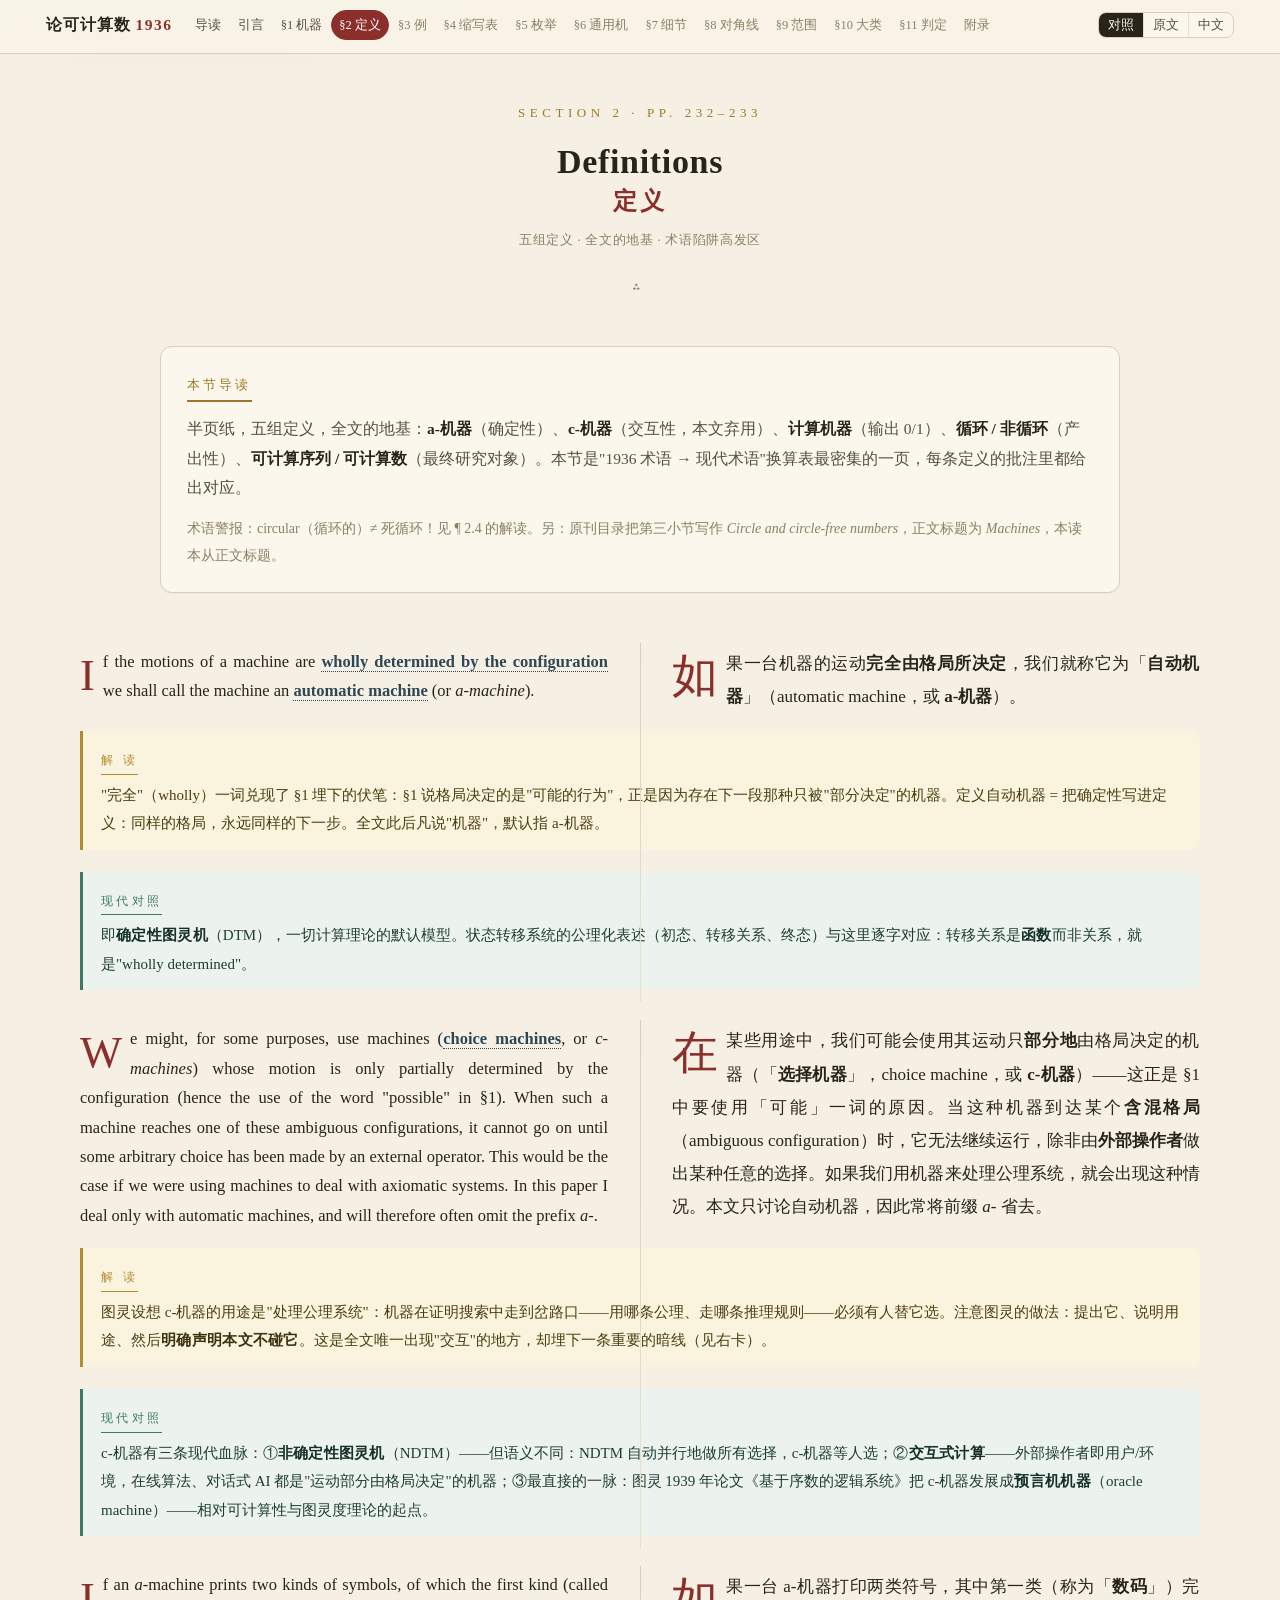
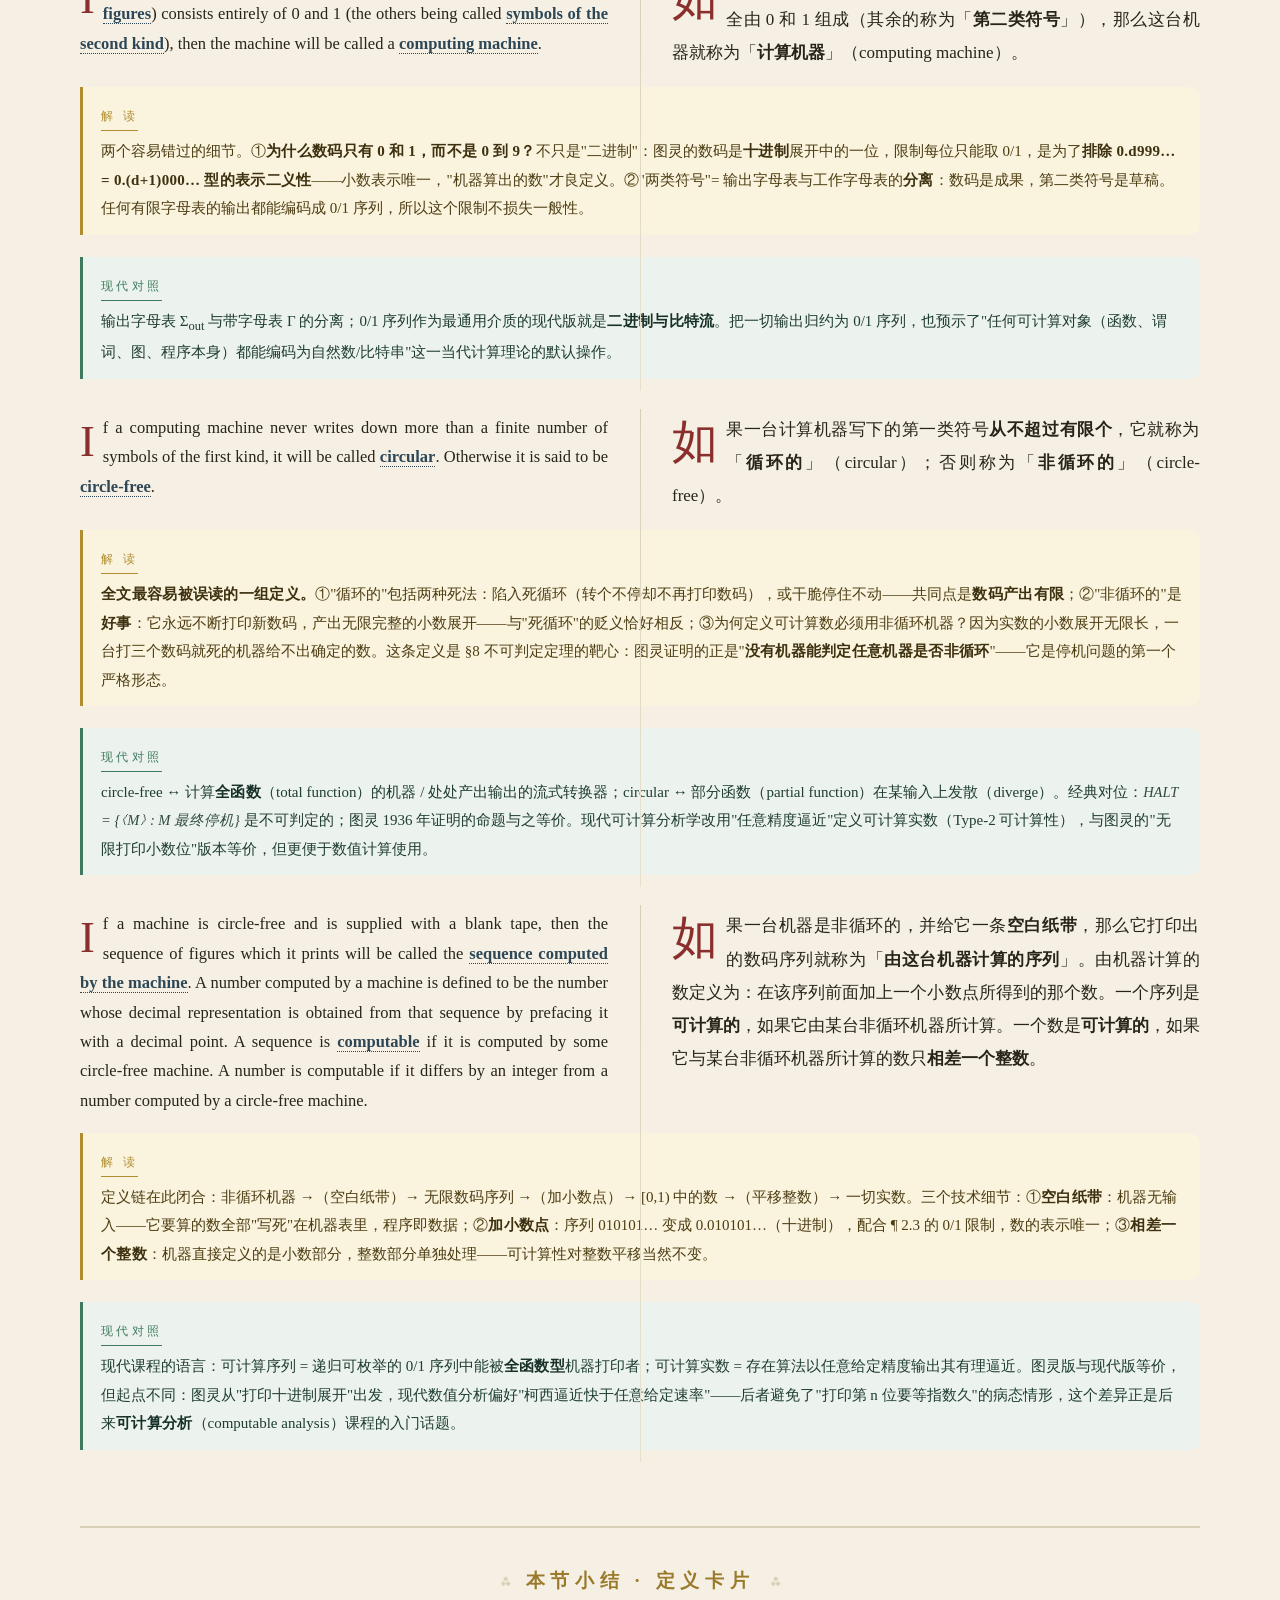
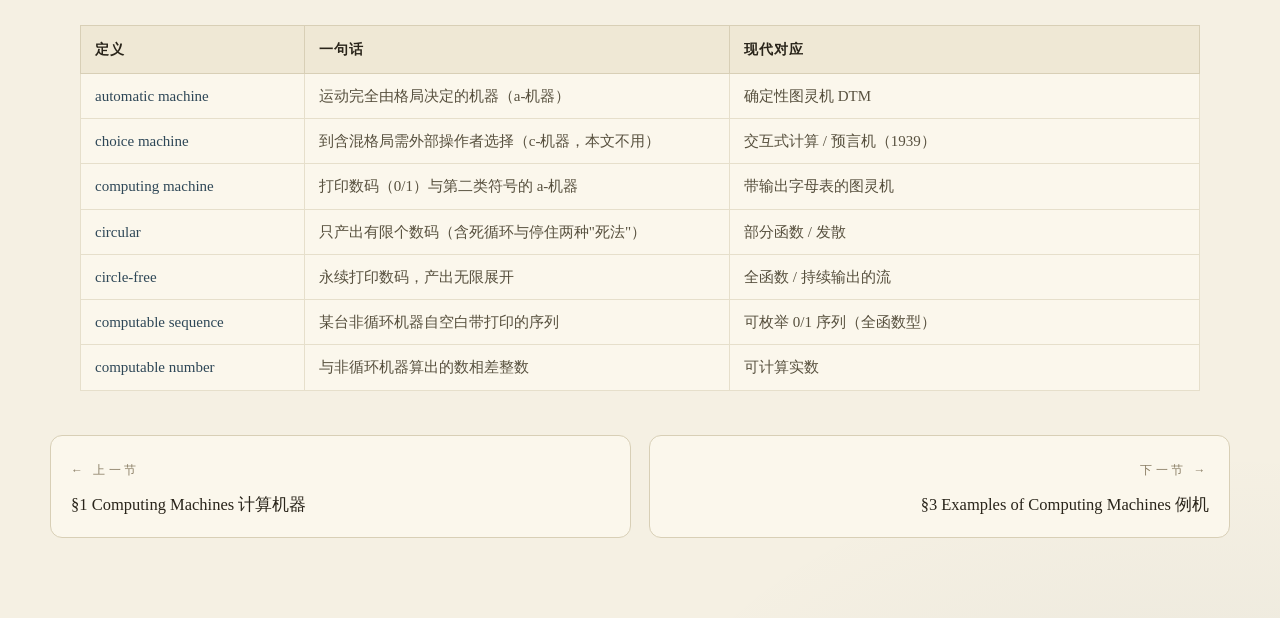
<file: turing1936/s2.html>
<!DOCTYPE html>
<html lang="zh-CN">
<head>
<meta charset="UTF-8">
<meta name="viewport" content="width=device-width, initial-scale=1">
<title>§2 Definitions 定义 · 论可计算数 · 双语精读</title>
<link rel="stylesheet" href="assets/style.css">
<script src="assets/app.js" defer></script>
</head>
<body data-file="s2">

<div class="topbar">
  <div class="bar-in">
    <a class="brand" href="index.html">论可计算数 <b>1936</b></a>
    <nav class="seclinks">
      <a href="index.html" data-nav="idx">导读</a>
      <a href="s0.html" data-nav="s0">引言</a>
      <a href="s1.html" data-nav="s1">§1 机器</a>
      <a href="s2.html" data-nav="s2" class="cur">§2 定义</a>
      <a href="s3.html" data-nav="s3" class="todo">§3 例</a>
      <a href="s4.html" data-nav="s4" class="todo">§4 缩写表</a>
      <a href="s5.html" data-nav="s5" class="todo">§5 枚举</a>
      <a href="s6.html" data-nav="s6" class="todo">§6 通用机</a>
      <a href="s7.html" data-nav="s7" class="todo">§7 细节</a>
      <a href="s8.html" data-nav="s8" class="todo">§8 对角线</a>
      <a href="s9.html" data-nav="s9" class="todo">§9 范围</a>
      <a href="s10.html" data-nav="s10" class="todo">§10 大类</a>
      <a href="s11.html" data-nav="s11" class="todo">§11 判定</a>
      <a href="appendix.html" data-nav="apx" class="todo">附录</a>
    </nav>
    <div class="viewswitch" role="group" aria-label="阅读模式">
      <button data-mode="both" class="on">对照</button>
      <button data-mode="en">原文</button>
      <button data-mode="cn">中文</button>
    </div>
  </div>
  <div class="progress"><i></i></div>
</div>

<main class="page" data-sec="s2">

  <header class="sec-head">
    <div class="sec-no">Section 2 · pp. 232–233</div>
    <h1><span class="h-en">Definitions</span><span class="h-cn">定义</span></h1>
    <div class="meta">五组定义 · 全文的地基 · 术语陷阱高发区</div>
    <div class="flor">⁂</div>
  </header>

  <section class="overview">
    <div class="ov-tag">本节导读</div>
    <p>半页纸，五组定义，全文的地基：<b>a-机器</b>（确定性）、<b>c-机器</b>（交互性，本文弃用）、<b>计算机器</b>（输出 0/1）、<b>循环 / 非循环</b>（产出性）、<b>可计算序列 / 可计算数</b>（最终研究对象）。本节是"1936 术语 → 现代术语"换算表最密集的一页，每条定义的批注里都给出对应。</p>
    <p style="font-size:14px;color:var(--muted)">术语警报：circular（循环的）≠ 死循环！见 ¶ 2.4 的解读。另：原刊目录把第三小节写作 <i>Circle and circle-free numbers</i>，正文标题为 <i>Machines</i>，本读本从正文标题。</p>
  </section>

  <div class="dual lead">

    <div class="pair" id="p2-1">
      <div class="en"><div class="pnum">¶ 2.1 · Automatic machines</div>
        <p>If the motions of a machine are <span class="term" data-tip="完全地由格局决定：确定性的定义——§1 的 'possible behaviour' 伏笔在此兑现">wholly determined by the configuration</span> we shall call the machine an <span class="term" data-tip="自动机器：即确定性图灵机">automatic machine</span> (or <i>a-machine</i>).</p>
      </div>
      <div class="cn">
        <p>如果一台机器的运动<b>完全由格局所决定</b>，我们就称它为「<b>自动机器</b>」（automatic machine，或 <b>a-机器</b>）。</p>
      </div>
      <aside class="note n-read"><span class="tag">解 读</span>
        <p>"完全"（wholly）一词兑现了 §1 埋下的伏笔：§1 说格局决定的是"可能的行为"，正是因为存在下一段那种只被"部分决定"的机器。定义自动机器 = 把确定性写进定义：同样的格局，永远同样的下一步。全文此后凡说"机器"，默认指 a-机器。</p>
      </aside>
      <aside class="note n-mod"><span class="tag">现代对照</span>
        <p>即<b>确定性图灵机</b>（DTM），一切计算理论的默认模型。状态转移系统的公理化表述（初态、转移关系、终态）与这里逐字对应：转移关系是<b>函数</b>而非关系，就是"wholly determined"。</p>
      </aside>
    </div>

    <div class="pair" id="p2-2">
      <div class="en"><div class="pnum">¶ 2.2 · Choice machines</div>
        <p>We might, for some purposes, use machines (<span class="term" data-tip="选择机器：需要外部操作者做决定才能继续的机器；本文不处理">choice machines</span>, or <i>c-machines</i>) whose motion is only partially determined by the configuration (hence the use of the word "possible" in §1). When such a machine reaches one of these ambiguous configurations, it cannot go on until some arbitrary choice has been made by an external operator. This would be the case if we were using machines to deal with axiomatic systems. In this paper I deal only with automatic machines, and will therefore often omit the prefix <i>a-</i>.</p>
      </div>
      <div class="cn">
        <p>在某些用途中，我们可能会使用其运动只<b>部分地</b>由格局决定的机器（「<b>选择机器</b>」，choice machine，或 <b>c-机器</b>）——这正是 §1 中要使用「可能」一词的原因。当这种机器到达某个<b>含混格局</b>（ambiguous configuration）时，它无法继续运行，除非由<b>外部操作者</b>做出某种任意的选择。如果我们用机器来处理公理系统，就会出现这种情况。本文只讨论自动机器，因此常将前缀 <i>a-</i> 省去。</p>
      </div>
      <aside class="note n-read"><span class="tag">解 读</span>
        <p>图灵设想 c-机器的用途是"处理公理系统"：机器在证明搜索中走到岔路口——用哪条公理、走哪条推理规则——必须有人替它选。注意图灵的做法：提出它、说明用途、然后<b>明确声明本文不碰它</b>。这是全文唯一出现"交互"的地方，却埋下一条重要的暗线（见右卡）。</p>
      </aside>
      <aside class="note n-mod"><span class="tag">现代对照</span>
        <p>c-机器有三条现代血脉：①<b>非确定性图灵机</b>（NDTM）——但语义不同：NDTM 自动并行地做所有选择，c-机器等人选；②<b>交互式计算</b>——外部操作者即用户/环境，在线算法、对话式 AI 都是"运动部分由格局决定"的机器；③最直接的一脉：图灵 1939 年论文《基于序数的逻辑系统》把 c-机器发展成<b>预言机机器</b>（oracle machine）——相对可计算性与图灵度理论的起点。</p>
      </aside>
    </div>

    <div class="pair" id="p2-3">
      <div class="en"><div class="pnum">¶ 2.3 · Computing machines</div>
        <p>If an <i>a</i>-machine prints two kinds of symbols, of which the first kind (called <span class="term" data-tip="数码：输出的 0 和 1。限制在 {0,1} 而非 {0,…,9} 是为了让十进制表示唯一（排除 0.d999… 型歧义）">figures</span>) consists entirely of 0 and 1 (the others being called <span class="term" data-tip="第二类符号：辅助计算的工作符号，即 §1 说的 '草稿'">symbols of the second kind</span>), then the machine will be called a <span class="term" data-tip="计算机器：输出 0/1 数码序列的 a-机器">computing machine</span>.</p>
      </div>
      <div class="cn">
        <p>如果一台 a-机器打印两类符号，其中第一类（称为「<b>数码</b>」）完全由 0 和 1 组成（其余的称为「<b>第二类符号</b>」），那么这台机器就称为「<b>计算机器</b>」（computing machine）。</p>
      </div>
      <aside class="note n-read"><span class="tag">解 读</span>
        <p>两个容易错过的细节。①<b>为什么数码只有 0 和 1，而不是 0 到 9？</b>不只是"二进制"：图灵的数码是<b>十进制</b>展开中的一位，限制每位只能取 0/1，是为了<b>排除 0.d999… = 0.(d+1)000… 型的表示二义性</b>——小数表示唯一，"机器算出的数"才良定义。②"两类符号"= 输出字母表与工作字母表的<b>分离</b>：数码是成果，第二类符号是草稿。任何有限字母表的输出都能编码成 0/1 序列，所以这个限制不损失一般性。</p>
      </aside>
      <aside class="note n-mod"><span class="tag">现代对照</span>
        <p>输出字母表 Σ<sub>out</sub> 与带字母表 Γ 的分离；0/1 序列作为最通用介质的现代版就是<b>二进制与比特流</b>。把一切输出归约为 0/1 序列，也预示了"任何可计算对象（函数、谓词、图、程序本身）都能编码为自然数/比特串"这一当代计算理论的默认操作。</p>
      </aside>
    </div>

    <div class="pair" id="p2-4">
      <div class="en"><div class="pnum">¶ 2.4 · Circular &amp; circle-free</div>
        <p>If a computing machine never writes down more than a finite number of symbols of the first kind, it will be called <span class="term" data-tip="循环的：只产出有限个数码——注意不是'死循环'的同义词！">circular</span>. Otherwise it is said to be <span class="term" data-tip="非循环的：永远不断打印新数码——'永续产出'而非'永不结束'的贬义">circle-free</span>.</p>
      </div>
      <div class="cn">
        <p>如果一台计算机器写下的第一类符号<b>从不超过有限个</b>，它就称为「<b>循环的</b>」（circular）；否则称为「<b>非循环的</b>」（circle-free）。</p>
      </div>
      <aside class="note n-read"><span class="tag">解 读</span>
        <p><b>全文最容易被误读的一组定义。</b>①"循环的"包括两种死法：陷入死循环（转个不停却不再打印数码），或干脆停住不动——共同点是<b>数码产出有限</b>；②"非循环的"是<b>好事</b>：它永远不断打印新数码，产出无限完整的小数展开——与"死循环"的贬义恰好相反；③为何定义可计算数必须用非循环机器？因为实数的小数展开无限长，一台打三个数码就死的机器给不出确定的数。这条定义是 §8 不可判定定理的靶心：图灵证明的正是"<b>没有机器能判定任意机器是否非循环</b>"——它是停机问题的第一个严格形态。</p>
      </aside>
      <aside class="note n-mod"><span class="tag">现代对照</span>
        <p>circle-free ↔ 计算<b>全函数</b>（total function）的机器 / 处处产出输出的流式转换器；circular ↔ 部分函数（partial function）在某输入上发散（diverge）。经典对位：<span class="q">HALT = {⟨M⟩ : M 最终停机}</span> 是不可判定的；图灵 1936 年证明的命题与之等价。现代可计算分析学改用"任意精度逼近"定义可计算实数（Type-2 可计算性），与图灵的"无限打印小数位"版本等价，但更便于数值计算使用。</p>
      </aside>
    </div>

    <div class="pair" id="p2-5">
      <div class="en"><div class="pnum">¶ 2.5 · Computable sequences &amp; numbers</div>
        <p>If a machine is circle-free and is supplied with a blank tape, then the sequence of figures which it prints will be called the <span class="term" data-tip="由机器计算的序列：空白纸带起步、非循环打印出的无限 0/1 序列">sequence computed by the machine</span>. A number computed by a machine is defined to be the number whose decimal representation is obtained from that sequence by prefacing it with a decimal point. A sequence is <span class="term" data-tip="可计算序列：某台非循环机器打印的序列">computable</span> if it is computed by some circle-free machine. A number is computable if it differs by an integer from a number computed by a circle-free machine.</p>
      </div>
      <div class="cn">
        <p>如果一台机器是非循环的，并给它一条<b>空白纸带</b>，那么它打印出的数码序列就称为「<b>由这台机器计算的序列</b>」。由机器计算的数定义为：在该序列前面加上一个小数点所得到的那个数。一个序列是<b>可计算的</b>，如果它由某台非循环机器所计算。一个数是<b>可计算的</b>，如果它与某台非循环机器所计算的数只<b>相差一个整数</b>。</p>
      </div>
      <aside class="note n-read"><span class="tag">解 读</span>
        <p>定义链在此闭合：非循环机器 →（空白纸带）→ 无限数码序列 →（加小数点）→ [0,1) 中的数 →（平移整数）→ 一切实数。三个技术细节：①<b>空白纸带</b>：机器无输入——它要算的数全部"写死"在机器表里，程序即数据；②<b>加小数点</b>：序列 010101… 变成 0.010101…（十进制），配合 ¶ 2.3 的 0/1 限制，数的表示唯一；③<b>相差一个整数</b>：机器直接定义的是小数部分，整数部分单独处理——可计算性对整数平移当然不变。</p>
      </aside>
      <aside class="note n-mod"><span class="tag">现代对照</span>
        <p>现代课程的语言：可计算序列 = 递归可枚举的 0/1 序列中能被<b>全函数型</b>机器打印者；可计算实数 = 存在算法以任意给定精度输出其有理逼近。图灵版与现代版等价，但起点不同：图灵从"打印十进制展开"出发，现代数值分析偏好"柯西逼近快于任意给定速率"——后者避免了"打印第 n 位要等指数久"的病态情形，这个差异正是后来<b>可计算分析</b>（computable analysis）课程的入门话题。</p>
      </aside>
    </div>

  </div>

  <div class="sec-end">
    <h2>本节小结 · 定义卡片</h2>
    <div class="tblwrap">
      <table class="tbl">
        <tr><th style="width:20%">定义</th><th style="width:38%">一句话</th><th>现代对应</th></tr>
        <tr><td>automatic machine</td><td>运动完全由格局决定的机器（a-机器）</td><td>确定性图灵机 DTM</td></tr>
        <tr><td>choice machine</td><td>到含混格局需外部操作者选择（c-机器，本文不用）</td><td>交互式计算 / 预言机（1939）</td></tr>
        <tr><td>computing machine</td><td>打印数码（0/1）与第二类符号的 a-机器</td><td>带输出字母表的图灵机</td></tr>
        <tr><td>circular</td><td>只产出有限个数码（含死循环与停住两种"死法"）</td><td>部分函数 / 发散</td></tr>
        <tr><td>circle-free</td><td>永续打印数码，产出无限展开</td><td>全函数 / 持续输出的流</td></tr>
        <tr><td>computable sequence</td><td>某台非循环机器自空白带打印的序列</td><td>可枚举 0/1 序列（全函数型）</td></tr>
        <tr><td>computable number</td><td>与非循环机器算出的数相差整数</td><td>可计算实数</td></tr>
      </table>
    </div>
  </div>

  <nav class="pn">
    <a href="s1.html" rel="prev"><span class="dir">← 上一节</span><div class="t">§1 Computing Machines 计算机器</div></a>
    <a class="nx" href="s3.html" rel="next"><span class="dir">下一节 →</span><div class="t">§3 Examples of Computing Machines 例机</div></a>
  </nav>

</main>
</body>
</html>
</file>
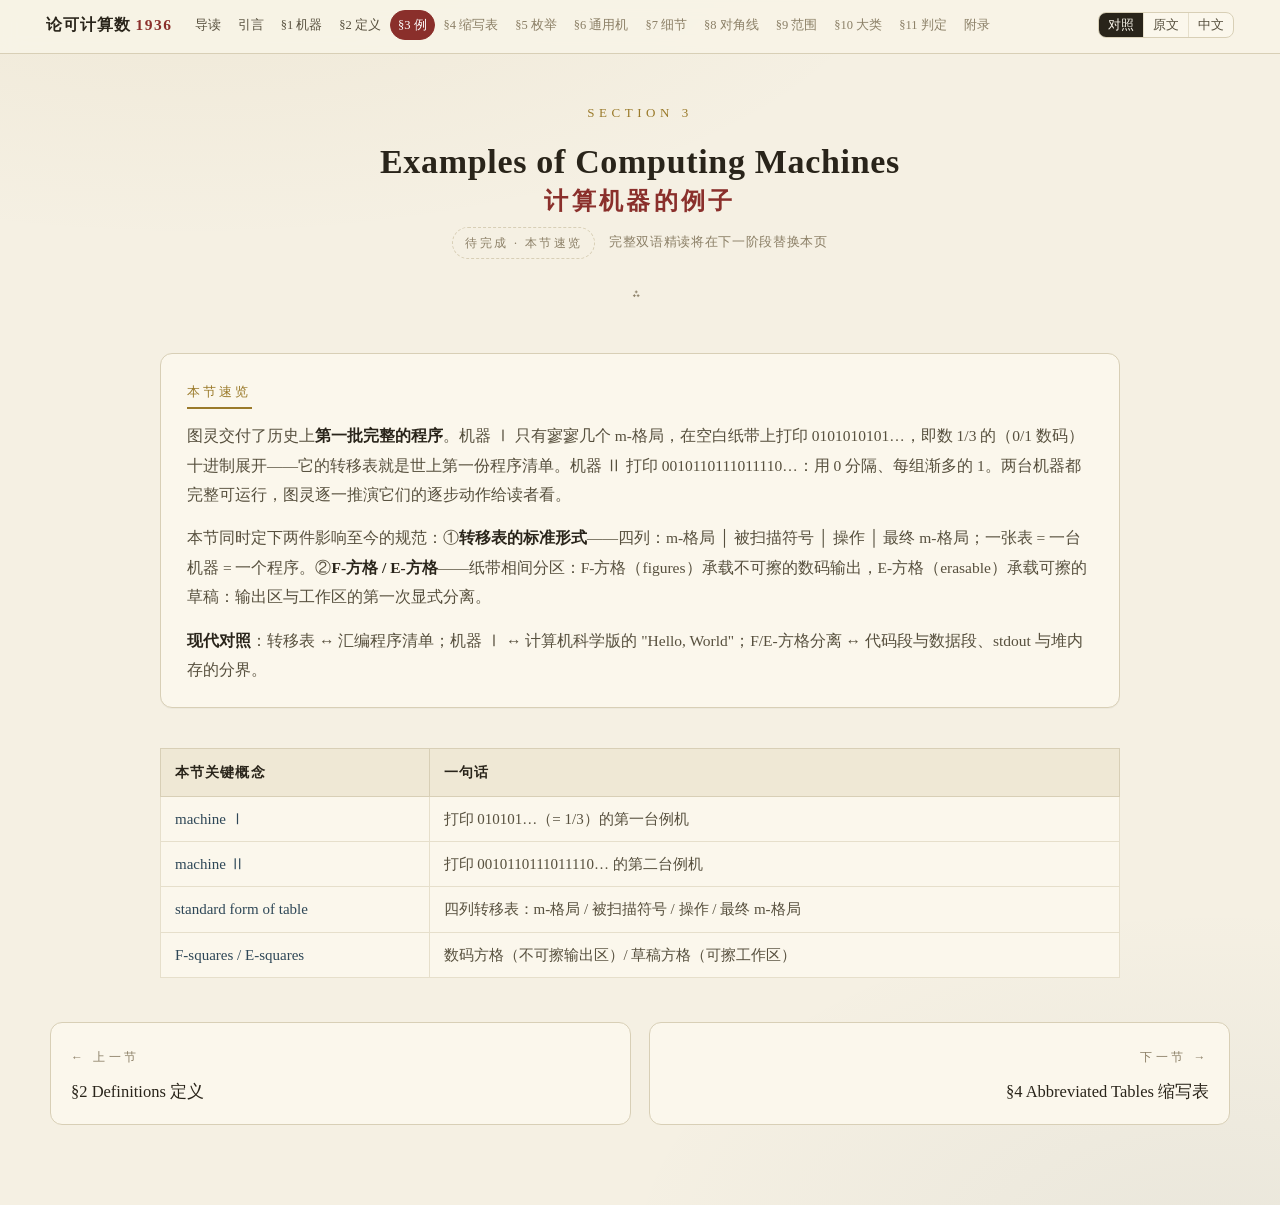
<file: turing1936/s3.html>
<!DOCTYPE html>
<html lang="zh-CN">
<head>
<meta charset="UTF-8">
<meta name="viewport" content="width=device-width, initial-scale=1">
<title>§3 Examples 计算机器的例子 · 论可计算数</title>
<link rel="stylesheet" href="assets/style.css">
<script src="assets/app.js" defer></script>
</head>
<body data-file="s3">

<div class="topbar">
  <div class="bar-in">
    <a class="brand" href="index.html">论可计算数 <b>1936</b></a>
    <nav class="seclinks">
      <a href="index.html" data-nav="idx">导读</a>
      <a href="s0.html" data-nav="s0">引言</a>
      <a href="s1.html" data-nav="s1">§1 机器</a>
      <a href="s2.html" data-nav="s2">§2 定义</a>
      <a href="s3.html" data-nav="s3" class="cur">§3 例</a>
      <a href="s4.html" data-nav="s4" class="todo">§4 缩写表</a>
      <a href="s5.html" data-nav="s5" class="todo">§5 枚举</a>
      <a href="s6.html" data-nav="s6" class="todo">§6 通用机</a>
      <a href="s7.html" data-nav="s7" class="todo">§7 细节</a>
      <a href="s8.html" data-nav="s8" class="todo">§8 对角线</a>
      <a href="s9.html" data-nav="s9" class="todo">§9 范围</a>
      <a href="s10.html" data-nav="s10" class="todo">§10 大类</a>
      <a href="s11.html" data-nav="s11" class="todo">§11 判定</a>
      <a href="appendix.html" data-nav="apx" class="todo">附录</a>
    </nav>
    <div class="viewswitch" role="group" aria-label="阅读模式">
      <button data-mode="both" class="on">对照</button>
      <button data-mode="en">原文</button>
      <button data-mode="cn">中文</button>
    </div>
  </div>
  <div class="progress"><i></i></div>
</div>

<main class="page" data-sec="s3">

  <header class="sec-head">
    <div class="sec-no">Section 3</div>
    <h1><span class="h-en">Examples of Computing Machines</span><span class="h-cn">计算机器的例子</span></h1>
    <div class="meta"><span class="badge b-todo">待完成 · 本节速览</span>　完整双语精读将在下一阶段替换本页</div>
    <div class="flor">⁂</div>
  </header>

  <section class="overview">
    <div class="ov-tag">本节速览</div>
    <p>图灵交付了历史上<b>第一批完整的程序</b>。机器 Ⅰ 只有寥寥几个 m-格局，在空白纸带上打印 0101010101…，即数 1/3 的（0/1 数码）十进制展开——它的转移表就是世上第一份程序清单。机器 Ⅱ 打印 0010110111011110…：用 0 分隔、每组渐多的 1。两台机器都完整可运行，图灵逐一推演它们的逐步动作给读者看。</p>
    <p>本节同时定下两件影响至今的规范：①<b>转移表的标准形式</b>——四列：m-格局 │ 被扫描符号 │ 操作 │ 最终 m-格局；一张表 = 一台机器 = 一个程序。②<b>F-方格 / E-方格</b>——纸带相间分区：F-方格（figures）承载不可擦的数码输出，E-方格（erasable）承载可擦的草稿：输出区与工作区的第一次显式分离。</p>
    <p><b>现代对照</b>：转移表 ↔ 汇编程序清单；机器 Ⅰ ↔ 计算机科学版的 "Hello, World"；F/E-方格分离 ↔ 代码段与数据段、stdout 与堆内存的分界。</p>
  </section>

  <div class="tblwrap" style="max-width:960px;margin:0 auto">
    <table class="tbl">
      <tr><th style="width:28%">本节关键概念</th><th>一句话</th></tr>
      <tr><td>machine Ⅰ</td><td>打印 010101…（= 1/3）的第一台例机</td></tr>
      <tr><td>machine Ⅱ</td><td>打印 0010110111011110… 的第二台例机</td></tr>
      <tr><td>standard form of table</td><td>四列转移表：m-格局 / 被扫描符号 / 操作 / 最终 m-格局</td></tr>
      <tr><td>F-squares / E-squares</td><td>数码方格（不可擦输出区）/ 草稿方格（可擦工作区）</td></tr>
    </table>
  </div>

  <nav class="pn">
    <a href="s2.html" rel="prev"><span class="dir">← 上一节</span><div class="t">§2 Definitions 定义</div></a>
    <a class="nx" href="s4.html" rel="next"><span class="dir">下一节 →</span><div class="t">§4 Abbreviated Tables 缩写表</div></a>
  </nav>

</main>
</body>
</html>
</file>
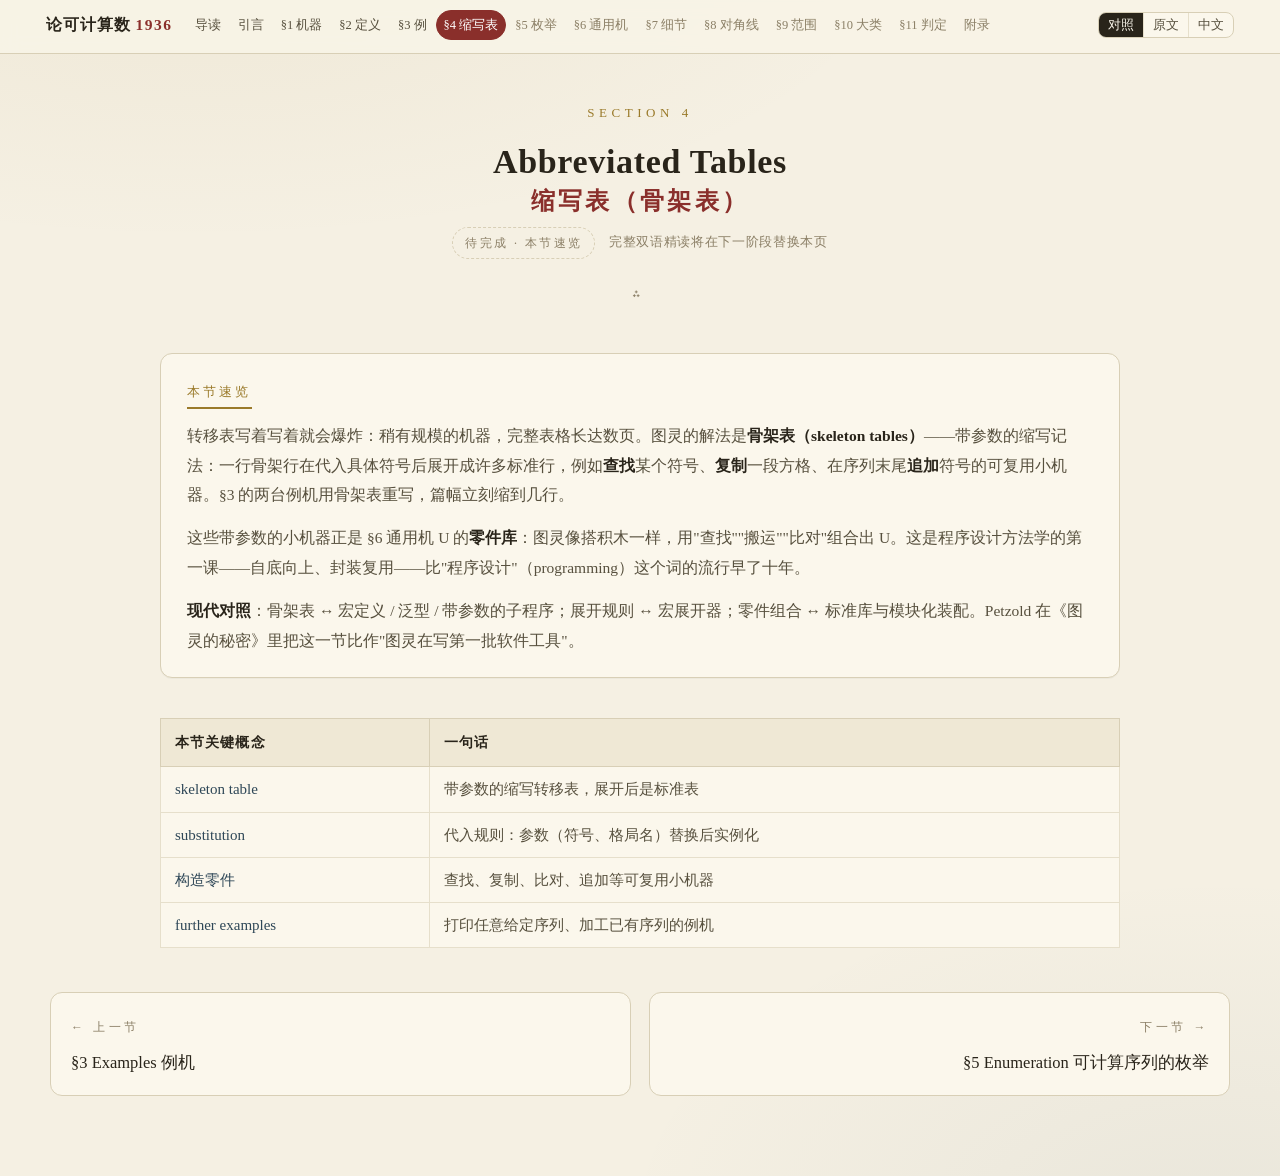
<file: turing1936/s4.html>
<!DOCTYPE html>
<html lang="zh-CN">
<head>
<meta charset="UTF-8">
<meta name="viewport" content="width=device-width, initial-scale=1">
<title>§4 Abbreviated Tables 缩写表 · 论可计算数</title>
<link rel="stylesheet" href="assets/style.css">
<script src="assets/app.js" defer></script>
</head>
<body data-file="s4">

<div class="topbar">
  <div class="bar-in">
    <a class="brand" href="index.html">论可计算数 <b>1936</b></a>
    <nav class="seclinks">
      <a href="index.html" data-nav="idx">导读</a>
      <a href="s0.html" data-nav="s0">引言</a>
      <a href="s1.html" data-nav="s1">§1 机器</a>
      <a href="s2.html" data-nav="s2">§2 定义</a>
      <a href="s3.html" data-nav="s3">§3 例</a>
      <a href="s4.html" data-nav="s4" class="cur">§4 缩写表</a>
      <a href="s5.html" data-nav="s5" class="todo">§5 枚举</a>
      <a href="s6.html" data-nav="s6" class="todo">§6 通用机</a>
      <a href="s7.html" data-nav="s7" class="todo">§7 细节</a>
      <a href="s8.html" data-nav="s8" class="todo">§8 对角线</a>
      <a href="s9.html" data-nav="s9" class="todo">§9 范围</a>
      <a href="s10.html" data-nav="s10" class="todo">§10 大类</a>
      <a href="s11.html" data-nav="s11" class="todo">§11 判定</a>
      <a href="appendix.html" data-nav="apx" class="todo">附录</a>
    </nav>
    <div class="viewswitch" role="group" aria-label="阅读模式">
      <button data-mode="both" class="on">对照</button>
      <button data-mode="en">原文</button>
      <button data-mode="cn">中文</button>
    </div>
  </div>
  <div class="progress"><i></i></div>
</div>

<main class="page" data-sec="s4">

  <header class="sec-head">
    <div class="sec-no">Section 4</div>
    <h1><span class="h-en">Abbreviated Tables</span><span class="h-cn">缩写表（骨架表）</span></h1>
    <div class="meta"><span class="badge b-todo">待完成 · 本节速览</span>　完整双语精读将在下一阶段替换本页</div>
    <div class="flor">⁂</div>
  </header>

  <section class="overview">
    <div class="ov-tag">本节速览</div>
    <p>转移表写着写着就会爆炸：稍有规模的机器，完整表格长达数页。图灵的解法是<b>骨架表（skeleton tables）</b>——带参数的缩写记法：一行骨架行在代入具体符号后展开成许多标准行，例如<b>查找</b>某个符号、<b>复制</b>一段方格、在序列末尾<b>追加</b>符号的可复用小机器。§3 的两台例机用骨架表重写，篇幅立刻缩到几行。</p>
    <p>这些带参数的小机器正是 §6 通用机 U 的<b>零件库</b>：图灵像搭积木一样，用"查找""搬运""比对"组合出 U。这是程序设计方法学的第一课——自底向上、封装复用——比"程序设计"（programming）这个词的流行早了十年。</p>
    <p><b>现代对照</b>：骨架表 ↔ 宏定义 / 泛型 / 带参数的子程序；展开规则 ↔ 宏展开器；零件组合 ↔ 标准库与模块化装配。Petzold 在《图灵的秘密》里把这一节比作"图灵在写第一批软件工具"。</p>
  </section>

  <div class="tblwrap" style="max-width:960px;margin:0 auto">
    <table class="tbl">
      <tr><th style="width:28%">本节关键概念</th><th>一句话</th></tr>
      <tr><td>skeleton table</td><td>带参数的缩写转移表，展开后是标准表</td></tr>
      <tr><td>substitution</td><td>代入规则：参数（符号、格局名）替换后实例化</td></tr>
      <tr><td>构造零件</td><td>查找、复制、比对、追加等可复用小机器</td></tr>
      <tr><td>further examples</td><td>打印任意给定序列、加工已有序列的例机</td></tr>
    </table>
  </div>

  <nav class="pn">
    <a href="s3.html" rel="prev"><span class="dir">← 上一节</span><div class="t">§3 Examples 例机</div></a>
    <a class="nx" href="s5.html" rel="next"><span class="dir">下一节 →</span><div class="t">§5 Enumeration 可计算序列的枚举</div></a>
  </nav>

</main>
</body>
</html>
</file>
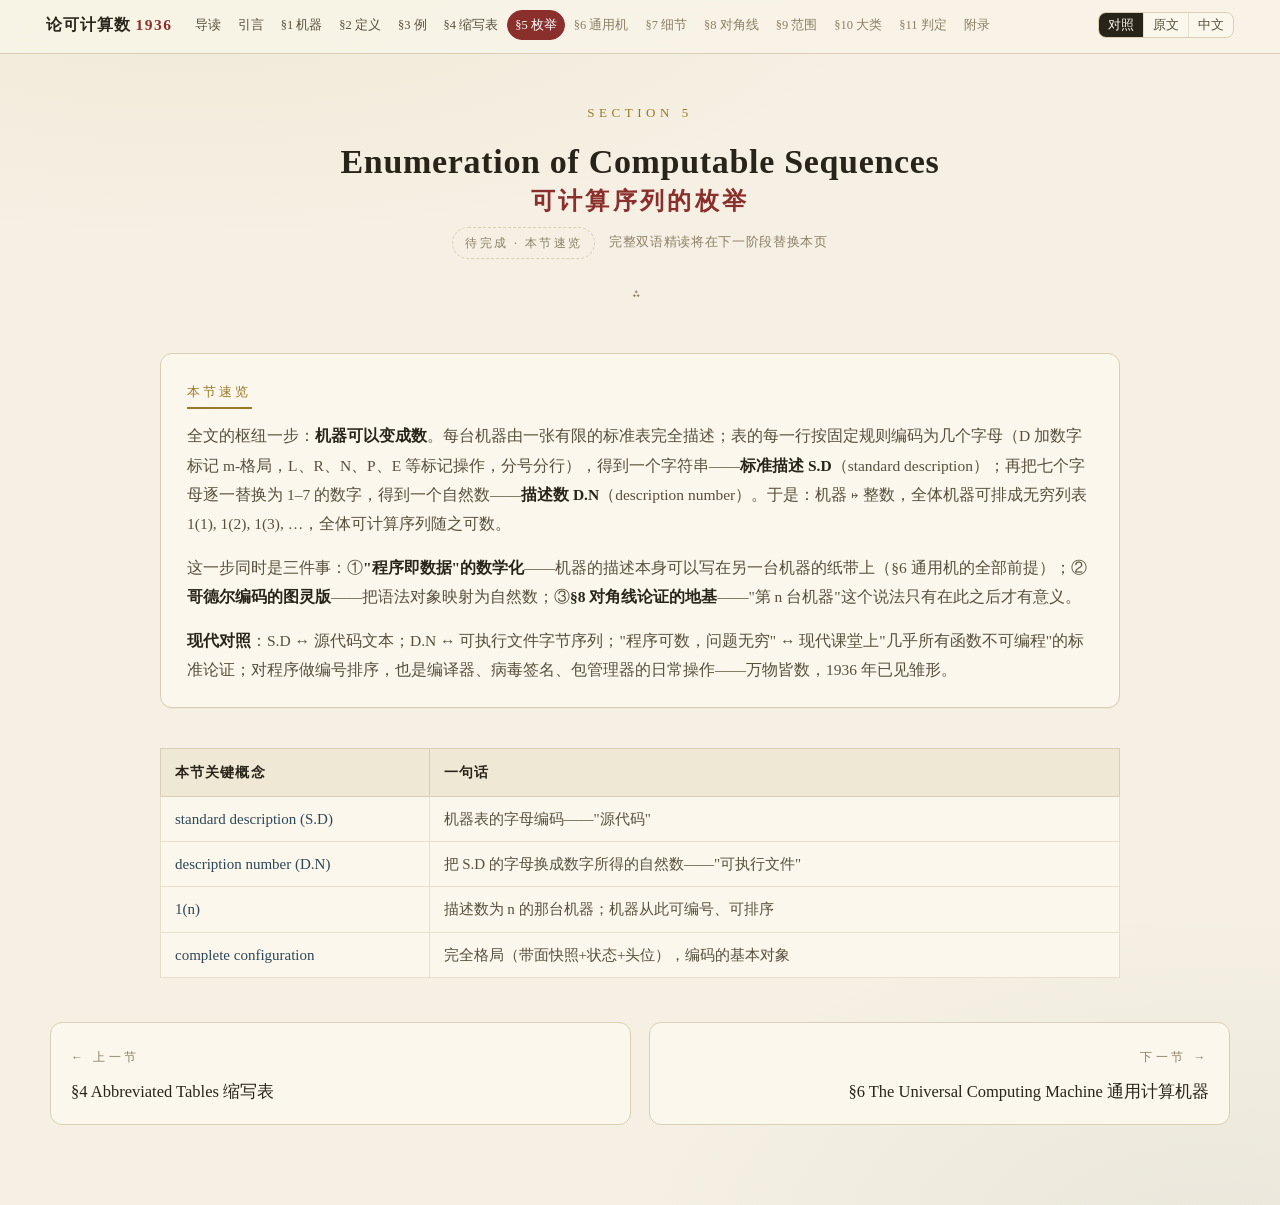
<file: turing1936/s5.html>
<!DOCTYPE html>
<html lang="zh-CN">
<head>
<meta charset="UTF-8">
<meta name="viewport" content="width=device-width, initial-scale=1">
<title>§5 Enumeration 可计算序列的枚举 · 论可计算数</title>
<link rel="stylesheet" href="assets/style.css">
<script src="assets/app.js" defer></script>
</head>
<body data-file="s5">

<div class="topbar">
  <div class="bar-in">
    <a class="brand" href="index.html">论可计算数 <b>1936</b></a>
    <nav class="seclinks">
      <a href="index.html" data-nav="idx">导读</a>
      <a href="s0.html" data-nav="s0">引言</a>
      <a href="s1.html" data-nav="s1">§1 机器</a>
      <a href="s2.html" data-nav="s2">§2 定义</a>
      <a href="s3.html" data-nav="s3">§3 例</a>
      <a href="s4.html" data-nav="s4">§4 缩写表</a>
      <a href="s5.html" data-nav="s5" class="cur">§5 枚举</a>
      <a href="s6.html" data-nav="s6" class="todo">§6 通用机</a>
      <a href="s7.html" data-nav="s7" class="todo">§7 细节</a>
      <a href="s8.html" data-nav="s8" class="todo">§8 对角线</a>
      <a href="s9.html" data-nav="s9" class="todo">§9 范围</a>
      <a href="s10.html" data-nav="s10" class="todo">§10 大类</a>
      <a href="s11.html" data-nav="s11" class="todo">§11 判定</a>
      <a href="appendix.html" data-nav="apx" class="todo">附录</a>
    </nav>
    <div class="viewswitch" role="group" aria-label="阅读模式">
      <button data-mode="both" class="on">对照</button>
      <button data-mode="en">原文</button>
      <button data-mode="cn">中文</button>
    </div>
  </div>
  <div class="progress"><i></i></div>
</div>

<main class="page" data-sec="s5">

  <header class="sec-head">
    <div class="sec-no">Section 5</div>
    <h1><span class="h-en">Enumeration of Computable Sequences</span><span class="h-cn">可计算序列的枚举</span></h1>
    <div class="meta"><span class="badge b-todo">待完成 · 本节速览</span>　完整双语精读将在下一阶段替换本页</div>
    <div class="flor">⁂</div>
  </header>

  <section class="overview">
    <div class="ov-tag">本节速览</div>
    <p>全文的枢纽一步：<b>机器可以变成数</b>。每台机器由一张有限的标准表完全描述；表的每一行按固定规则编码为几个字母（D 加数字标记 m-格局，L、R、N、P、E 等标记操作，分号分行），得到一个字符串——<b>标准描述 S.D</b>（standard description）；再把七个字母逐一替换为 1–7 的数字，得到一个自然数——<b>描述数 D.N</b>（description number）。于是：机器 ↦ 整数，全体机器可排成无穷列表 1(1), 1(2), 1(3), …，全体可计算序列随之可数。</p>
    <p>这一步同时是三件事：①<b>"程序即数据"的数学化</b>——机器的描述本身可以写在另一台机器的纸带上（§6 通用机的全部前提）；②<b>哥德尔编码的图灵版</b>——把语法对象映射为自然数；③<b>§8 对角线论证的地基</b>——"第 n 台机器"这个说法只有在此之后才有意义。</p>
    <p><b>现代对照</b>：S.D ↔ 源代码文本；D.N ↔ 可执行文件字节序列；"程序可数，问题无穷" ↔ 现代课堂上"几乎所有函数不可编程"的标准论证；对程序做编号排序，也是编译器、病毒签名、包管理器的日常操作——万物皆数，1936 年已见雏形。</p>
  </section>

  <div class="tblwrap" style="max-width:960px;margin:0 auto">
    <table class="tbl">
      <tr><th style="width:28%">本节关键概念</th><th>一句话</th></tr>
      <tr><td>standard description (S.D)</td><td>机器表的字母编码——"源代码"</td></tr>
      <tr><td>description number (D.N)</td><td>把 S.D 的字母换成数字所得的自然数——"可执行文件"</td></tr>
      <tr><td>1(n)</td><td>描述数为 n 的那台机器；机器从此可编号、可排序</td></tr>
      <tr><td>complete configuration</td><td>完全格局（带面快照+状态+头位），编码的基本对象</td></tr>
    </table>
  </div>

  <nav class="pn">
    <a href="s4.html" rel="prev"><span class="dir">← 上一节</span><div class="t">§4 Abbreviated Tables 缩写表</div></a>
    <a class="nx" href="s6.html" rel="next"><span class="dir">下一节 →</span><div class="t">§6 The Universal Computing Machine 通用计算机器</div></a>
  </nav>

</main>
</body>
</html>
</file>
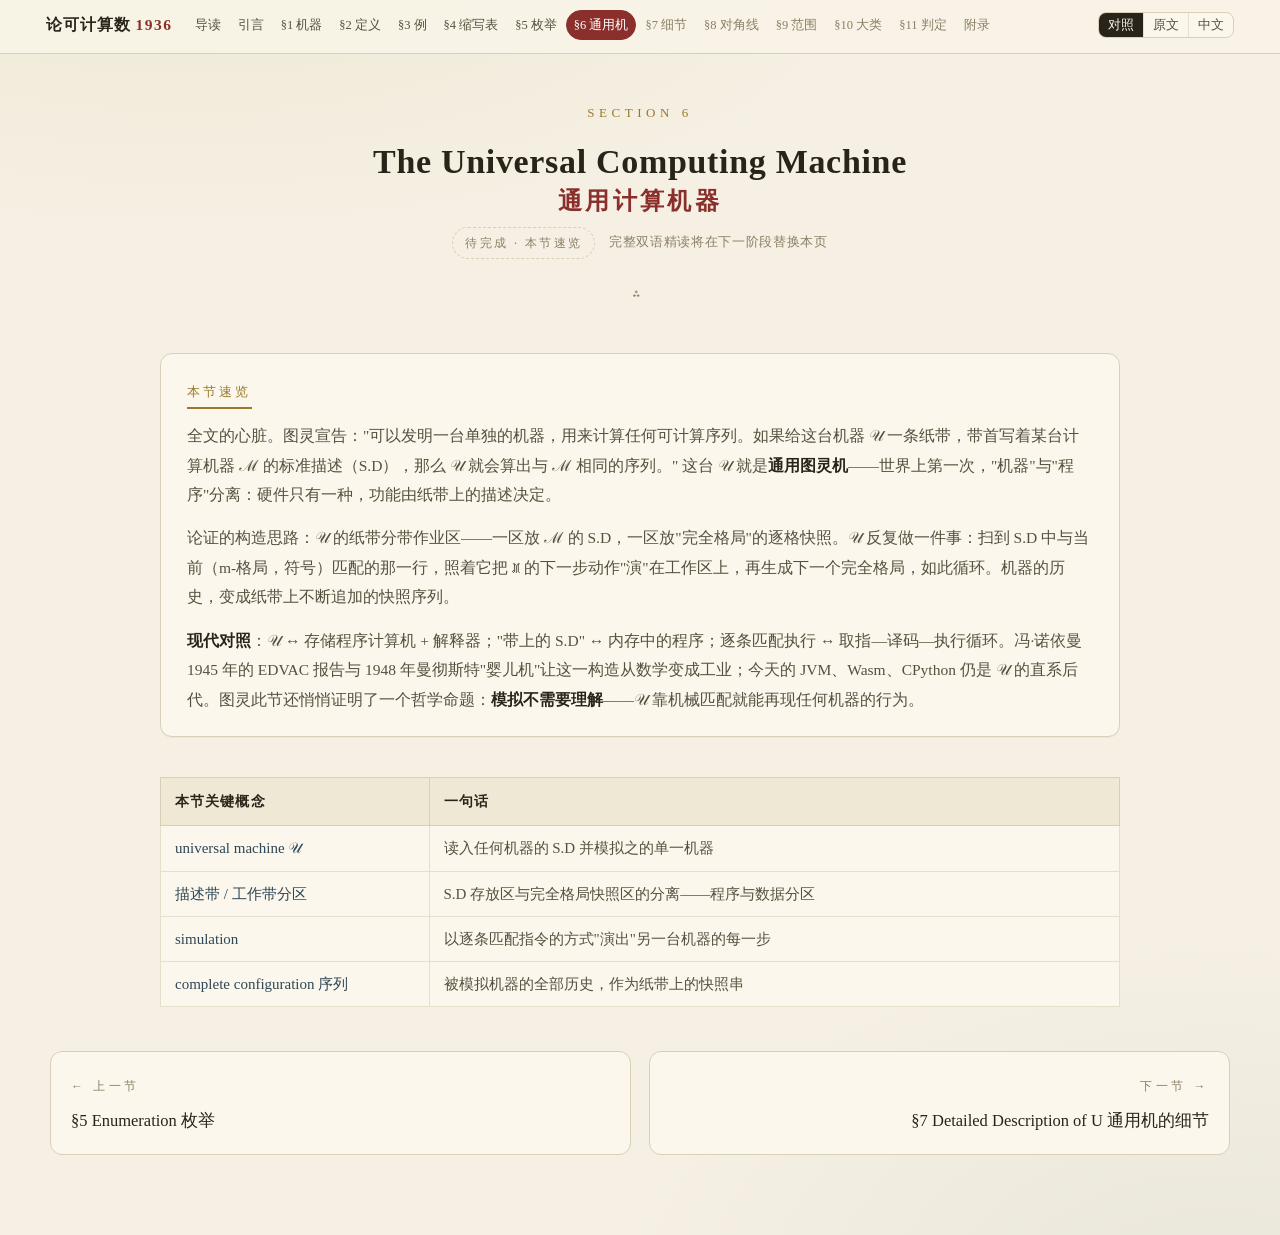
<file: turing1936/s6.html>
<!DOCTYPE html>
<html lang="zh-CN">
<head>
<meta charset="UTF-8">
<meta name="viewport" content="width=device-width, initial-scale=1">
<title>§6 The Universal Computing Machine 通用计算机器 · 论可计算数</title>
<link rel="stylesheet" href="assets/style.css">
<script src="assets/app.js" defer></script>
</head>
<body data-file="s6">

<div class="topbar">
  <div class="bar-in">
    <a class="brand" href="index.html">论可计算数 <b>1936</b></a>
    <nav class="seclinks">
      <a href="index.html" data-nav="idx">导读</a>
      <a href="s0.html" data-nav="s0">引言</a>
      <a href="s1.html" data-nav="s1">§1 机器</a>
      <a href="s2.html" data-nav="s2">§2 定义</a>
      <a href="s3.html" data-nav="s3">§3 例</a>
      <a href="s4.html" data-nav="s4">§4 缩写表</a>
      <a href="s5.html" data-nav="s5">§5 枚举</a>
      <a href="s6.html" data-nav="s6" class="cur">§6 通用机</a>
      <a href="s7.html" data-nav="s7" class="todo">§7 细节</a>
      <a href="s8.html" data-nav="s8" class="todo">§8 对角线</a>
      <a href="s9.html" data-nav="s9" class="todo">§9 范围</a>
      <a href="s10.html" data-nav="s10" class="todo">§10 大类</a>
      <a href="s11.html" data-nav="s11" class="todo">§11 判定</a>
      <a href="appendix.html" data-nav="apx" class="todo">附录</a>
    </nav>
    <div class="viewswitch" role="group" aria-label="阅读模式">
      <button data-mode="both" class="on">对照</button>
      <button data-mode="en">原文</button>
      <button data-mode="cn">中文</button>
    </div>
  </div>
  <div class="progress"><i></i></div>
</div>

<main class="page" data-sec="s6">

  <header class="sec-head">
    <div class="sec-no">Section 6</div>
    <h1><span class="h-en">The Universal Computing Machine</span><span class="h-cn">通用计算机器</span></h1>
    <div class="meta"><span class="badge b-todo">待完成 · 本节速览</span>　完整双语精读将在下一阶段替换本页</div>
    <div class="flor">⁂</div>
  </header>

  <section class="overview">
    <div class="ov-tag">本节速览</div>
    <p>全文的心脏。图灵宣告："可以发明一台单独的机器，用来计算任何可计算序列。如果给这台机器 𝒰 一条纸带，带首写着某台计算机器 ℳ 的标准描述（S.D），那么 𝒰 就会算出与 ℳ 相同的序列。" 这台 𝒰 就是<b>通用图灵机</b>——世界上第一次，"机器"与"程序"分离：硬件只有一种，功能由纸带上的描述决定。</p>
    <p>论证的构造思路：𝒰 的纸带分带作业区——一区放 ℳ 的 S.D，一区放"完全格局"的逐格快照。𝒰 反复做一件事：扫到 S.D 中与当前（m-格局，符号）匹配的那一行，照着它把 ℳ 的下一步动作"演"在工作区上，再生成下一个完全格局，如此循环。机器的历史，变成纸带上不断追加的快照序列。</p>
    <p><b>现代对照</b>：𝒰 ↔ 存储程序计算机 + 解释器；"带上的 S.D" ↔ 内存中的程序；逐条匹配执行 ↔ 取指—译码—执行循环。冯·诺依曼 1945 年的 EDVAC 报告与 1948 年曼彻斯特"婴儿机"让这一构造从数学变成工业；今天的 JVM、Wasm、CPython 仍是 𝒰 的直系后代。图灵此节还悄悄证明了一个哲学命题：<b>模拟不需要理解</b>——𝒰 靠机械匹配就能再现任何机器的行为。</p>
  </section>

  <div class="tblwrap" style="max-width:960px;margin:0 auto">
    <table class="tbl">
      <tr><th style="width:28%">本节关键概念</th><th>一句话</th></tr>
      <tr><td>universal machine 𝒰</td><td>读入任何机器的 S.D 并模拟之的单一机器</td></tr>
      <tr><td>描述带 / 工作带分区</td><td>S.D 存放区与完全格局快照区的分离——程序与数据分区</td></tr>
      <tr><td>simulation</td><td>以逐条匹配指令的方式"演出"另一台机器的每一步</td></tr>
      <tr><td>complete configuration 序列</td><td>被模拟机器的全部历史，作为纸带上的快照串</td></tr>
    </table>
  </div>

  <nav class="pn">
    <a href="s5.html" rel="prev"><span class="dir">← 上一节</span><div class="t">§5 Enumeration 枚举</div></a>
    <a class="nx" href="s7.html" rel="next"><span class="dir">下一节 →</span><div class="t">§7 Detailed Description of U 通用机的细节</div></a>
  </nav>

</main>
</body>
</html>
</file>
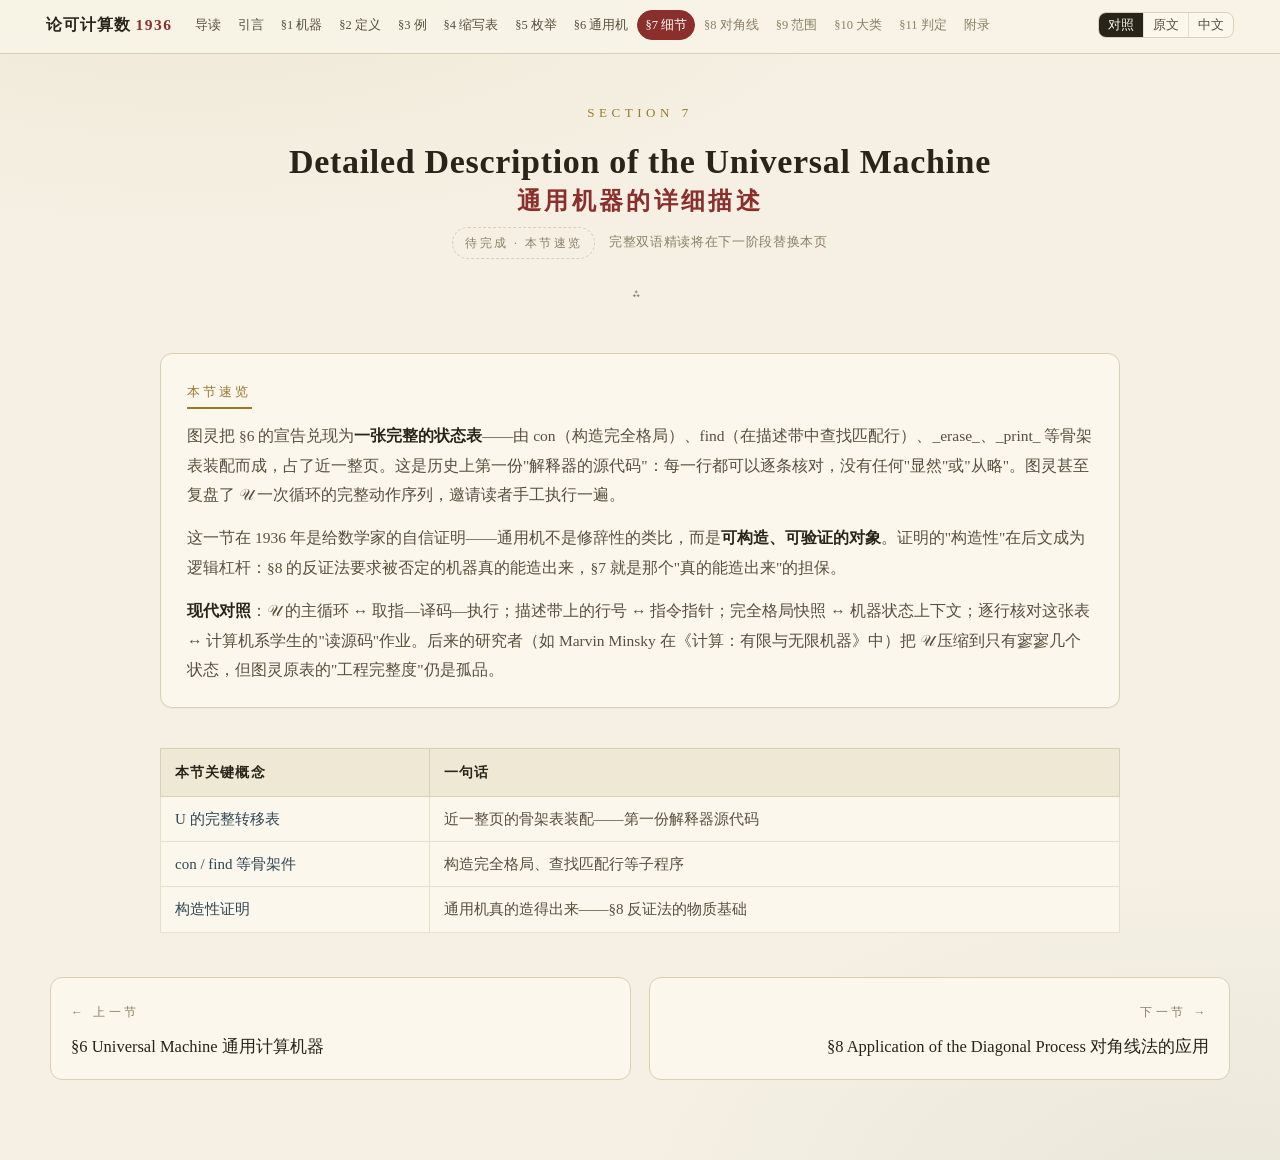
<file: turing1936/s7.html>
<!DOCTYPE html>
<html lang="zh-CN">
<head>
<meta charset="UTF-8">
<meta name="viewport" content="width=device-width, initial-scale=1">
<title>§7 Detailed Description of the Universal Machine 通用机的细节 · 论可计算数</title>
<link rel="stylesheet" href="assets/style.css">
<script src="assets/app.js" defer></script>
</head>
<body data-file="s7">

<div class="topbar">
  <div class="bar-in">
    <a class="brand" href="index.html">论可计算数 <b>1936</b></a>
    <nav class="seclinks">
      <a href="index.html" data-nav="idx">导读</a>
      <a href="s0.html" data-nav="s0">引言</a>
      <a href="s1.html" data-nav="s1">§1 机器</a>
      <a href="s2.html" data-nav="s2">§2 定义</a>
      <a href="s3.html" data-nav="s3">§3 例</a>
      <a href="s4.html" data-nav="s4">§4 缩写表</a>
      <a href="s5.html" data-nav="s5">§5 枚举</a>
      <a href="s6.html" data-nav="s6">§6 通用机</a>
      <a href="s7.html" data-nav="s7" class="cur">§7 细节</a>
      <a href="s8.html" data-nav="s8" class="todo">§8 对角线</a>
      <a href="s9.html" data-nav="s9" class="todo">§9 范围</a>
      <a href="s10.html" data-nav="s10" class="todo">§10 大类</a>
      <a href="s11.html" data-nav="s11" class="todo">§11 判定</a>
      <a href="appendix.html" data-nav="apx" class="todo">附录</a>
    </nav>
    <div class="viewswitch" role="group" aria-label="阅读模式">
      <button data-mode="both" class="on">对照</button>
      <button data-mode="en">原文</button>
      <button data-mode="cn">中文</button>
    </div>
  </div>
  <div class="progress"><i></i></div>
</div>

<main class="page" data-sec="s7">

  <header class="sec-head">
    <div class="sec-no">Section 7</div>
    <h1><span class="h-en">Detailed Description of the Universal Machine</span><span class="h-cn">通用机器的详细描述</span></h1>
    <div class="meta"><span class="badge b-todo">待完成 · 本节速览</span>　完整双语精读将在下一阶段替换本页</div>
    <div class="flor">⁂</div>
  </header>

  <section class="overview">
    <div class="ov-tag">本节速览</div>
    <p>图灵把 §6 的宣告兑现为<b>一张完整的状态表</b>——由 con（构造完全格局）、find（在描述带中查找匹配行）、_erase_、_print_ 等骨架表装配而成，占了近一整页。这是历史上第一份"解释器的源代码"：每一行都可以逐条核对，没有任何"显然"或"从略"。图灵甚至复盘了 𝒰 一次循环的完整动作序列，邀请读者手工执行一遍。</p>
    <p>这一节在 1936 年是给数学家的自信证明——通用机不是修辞性的类比，而是<b>可构造、可验证的对象</b>。证明的"构造性"在后文成为逻辑杠杆：§8 的反证法要求被否定的机器真的能造出来，§7 就是那个"真的能造出来"的担保。</p>
    <p><b>现代对照</b>：𝒰 的主循环 ↔ 取指—译码—执行；描述带上的行号 ↔ 指令指针；完全格局快照 ↔ 机器状态上下文；逐行核对这张表 ↔ 计算机系学生的"读源码"作业。后来的研究者（如 Marvin Minsky 在《计算：有限与无限机器》中）把 𝒰 压缩到只有寥寥几个状态，但图灵原表的"工程完整度"仍是孤品。</p>
  </section>

  <div class="tblwrap" style="max-width:960px;margin:0 auto">
    <table class="tbl">
      <tr><th style="width:28%">本节关键概念</th><th>一句话</th></tr>
      <tr><td>U 的完整转移表</td><td>近一整页的骨架表装配——第一份解释器源代码</td></tr>
      <tr><td>con / find 等骨架件</td><td>构造完全格局、查找匹配行等子程序</td></tr>
      <tr><td>构造性证明</td><td>通用机真的造得出来——§8 反证法的物质基础</td></tr>
    </table>
  </div>

  <nav class="pn">
    <a href="s6.html" rel="prev"><span class="dir">← 上一节</span><div class="t">§6 Universal Machine 通用计算机器</div></a>
    <a class="nx" href="s8.html" rel="next"><span class="dir">下一节 →</span><div class="t">§8 Application of the Diagonal Process 对角线法的应用</div></a>
  </nav>

</main>
</body>
</html>
</file>
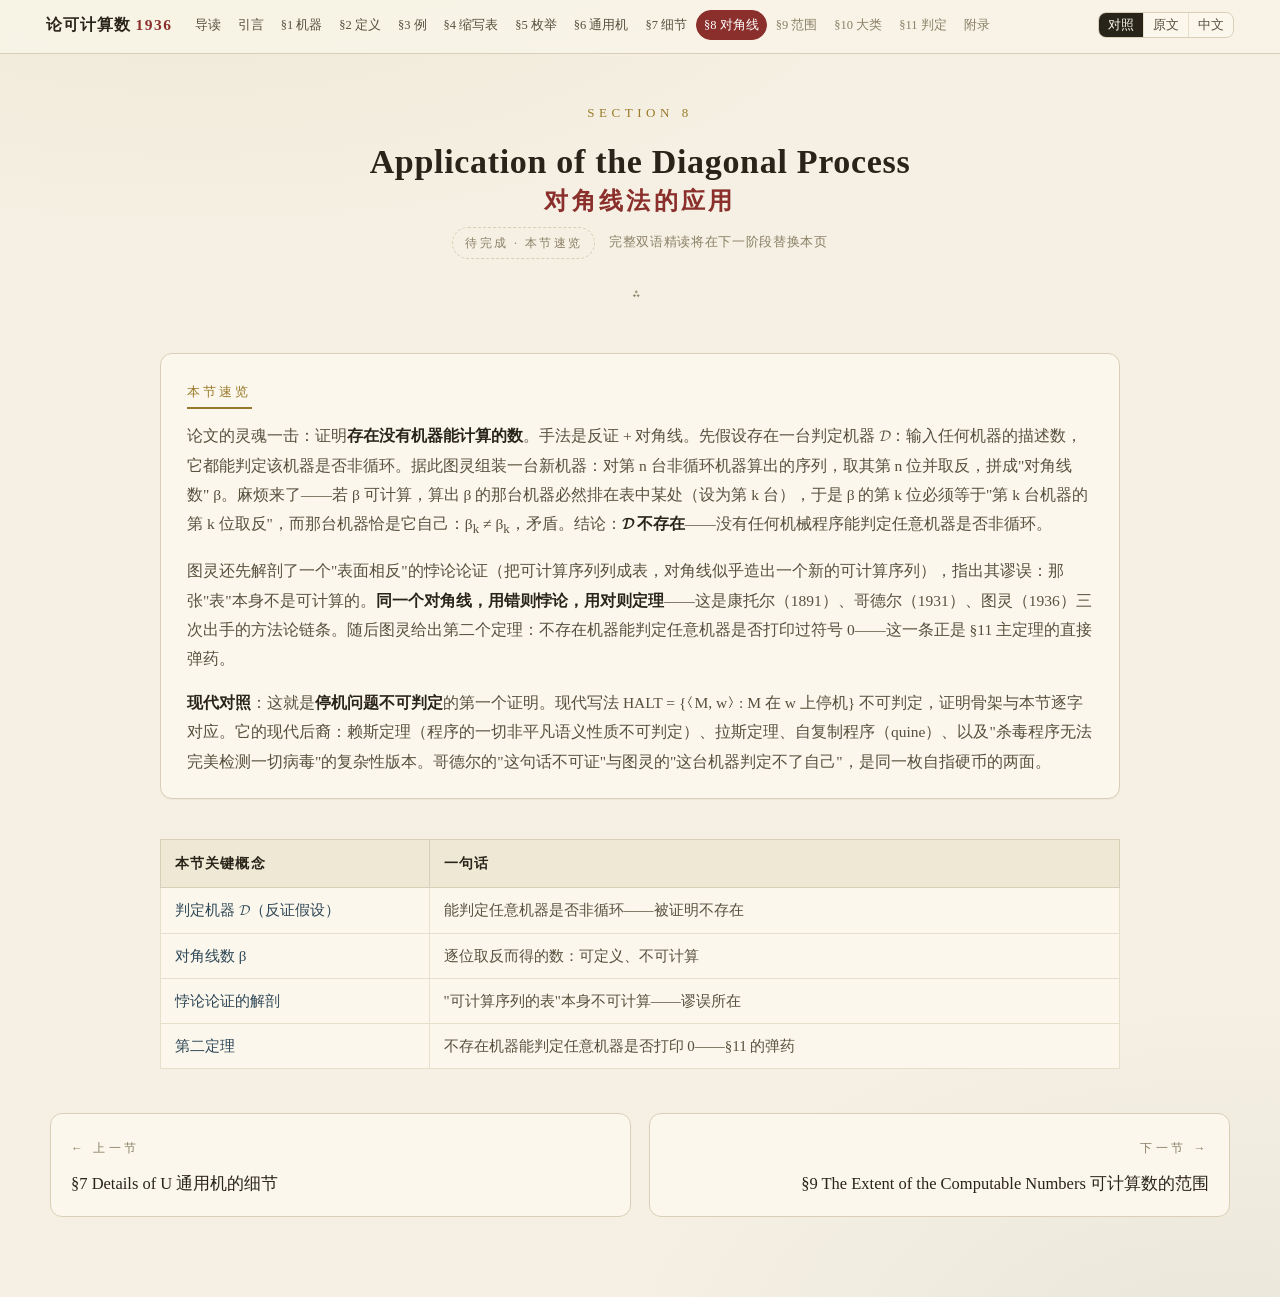
<file: turing1936/s8.html>
<!DOCTYPE html>
<html lang="zh-CN">
<head>
<meta charset="UTF-8">
<meta name="viewport" content="width=device-width, initial-scale=1">
<title>§8 Application of the Diagonal Process 对角线法的应用 · 论可计算数</title>
<link rel="stylesheet" href="assets/style.css">
<script src="assets/app.js" defer></script>
</head>
<body data-file="s8">

<div class="topbar">
  <div class="bar-in">
    <a class="brand" href="index.html">论可计算数 <b>1936</b></a>
    <nav class="seclinks">
      <a href="index.html" data-nav="idx">导读</a>
      <a href="s0.html" data-nav="s0">引言</a>
      <a href="s1.html" data-nav="s1">§1 机器</a>
      <a href="s2.html" data-nav="s2">§2 定义</a>
      <a href="s3.html" data-nav="s3">§3 例</a>
      <a href="s4.html" data-nav="s4">§4 缩写表</a>
      <a href="s5.html" data-nav="s5">§5 枚举</a>
      <a href="s6.html" data-nav="s6">§6 通用机</a>
      <a href="s7.html" data-nav="s7">§7 细节</a>
      <a href="s8.html" data-nav="s8" class="cur">§8 对角线</a>
      <a href="s9.html" data-nav="s9" class="todo">§9 范围</a>
      <a href="s10.html" data-nav="s10" class="todo">§10 大类</a>
      <a href="s11.html" data-nav="s11" class="todo">§11 判定</a>
      <a href="appendix.html" data-nav="apx" class="todo">附录</a>
    </nav>
    <div class="viewswitch" role="group" aria-label="阅读模式">
      <button data-mode="both" class="on">对照</button>
      <button data-mode="en">原文</button>
      <button data-mode="cn">中文</button>
    </div>
  </div>
  <div class="progress"><i></i></div>
</div>

<main class="page" data-sec="s8">

  <header class="sec-head">
    <div class="sec-no">Section 8</div>
    <h1><span class="h-en">Application of the Diagonal Process</span><span class="h-cn">对角线法的应用</span></h1>
    <div class="meta"><span class="badge b-todo">待完成 · 本节速览</span>　完整双语精读将在下一阶段替换本页</div>
    <div class="flor">⁂</div>
  </header>

  <section class="overview">
    <div class="ov-tag">本节速览</div>
    <p>论文的灵魂一击：证明<b>存在没有机器能计算的数</b>。手法是反证 + 对角线。先假设存在一台判定机器 𝓓：输入任何机器的描述数，它都能判定该机器是否非循环。据此图灵组装一台新机器：对第 n 台非循环机器算出的序列，取其第 n 位并取反，拼成"对角线数" β。麻烦来了——若 β 可计算，算出 β 的那台机器必然排在表中某处（设为第 k 台），于是 β 的第 k 位必须等于"第 k 台机器的第 k 位取反"，而那台机器恰是它自己：β<sub>k</sub> ≠ β<sub>k</sub>，矛盾。结论：<b>𝓓 不存在</b>——没有任何机械程序能判定任意机器是否非循环。</p>
    <p>图灵还先解剖了一个"表面相反"的悖论论证（把可计算序列列成表，对角线似乎造出一个新的可计算序列），指出其谬误：那张"表"本身不是可计算的。<b>同一个对角线，用错则悖论，用对则定理</b>——这是康托尔（1891）、哥德尔（1931）、图灵（1936）三次出手的方法论链条。随后图灵给出第二个定理：不存在机器能判定任意机器是否打印过符号 0——这一条正是 §11 主定理的直接弹药。</p>
    <p><b>现代对照</b>：这就是<b>停机问题不可判定</b>的第一个证明。现代写法 HALT = {⟨M, w⟩ : M 在 w 上停机} 不可判定，证明骨架与本节逐字对应。它的现代后裔：赖斯定理（程序的一切非平凡语义性质不可判定）、拉斯定理、自复制程序（quine）、以及"杀毒程序无法完美检测一切病毒"的复杂性版本。哥德尔的"这句话不可证"与图灵的"这台机器判定不了自己"，是同一枚自指硬币的两面。</p>
  </section>

  <div class="tblwrap" style="max-width:960px;margin:0 auto">
    <table class="tbl">
      <tr><th style="width:28%">本节关键概念</th><th>一句话</th></tr>
      <tr><td>判定机器 𝓓（反证假设）</td><td>能判定任意机器是否非循环——被证明不存在</td></tr>
      <tr><td>对角线数 β</td><td>逐位取反而得的数：可定义、不可计算</td></tr>
      <tr><td>悖论论证的解剖</td><td>"可计算序列的表"本身不可计算——谬误所在</td></tr>
      <tr><td>第二定理</td><td>不存在机器能判定任意机器是否打印 0——§11 的弹药</td></tr>
    </table>
  </div>

  <nav class="pn">
    <a href="s7.html" rel="prev"><span class="dir">← 上一节</span><div class="t">§7 Details of U 通用机的细节</div></a>
    <a class="nx" href="s9.html" rel="next"><span class="dir">下一节 →</span><div class="t">§9 The Extent of the Computable Numbers 可计算数的范围</div></a>
  </nav>

</main>
</body>
</html>
</file>
<file: turing1936/assets/style.css>
/* =====================================================================
   论可计算数 · 1936 —— 图灵论文双语精读本
   设计：1936 年学术期刊 × 现代阅读界面
   ===================================================================== */

:root{
  --paper:      #f5f0e3;
  --paper-2:    #fbf7ec;
  --paper-3:    #efe8d5;
  --ink:        #29241a;
  --ink-soft:   #57503e;
  --muted:      #8b7f66;
  --navy:       #2e4757;   /* 英文侧 */
  --oxblood:    #8a2f2b;   /* 中文侧 / 强调 */
  --gold:       #9a7a2a;
  --green:      #3e7a5e;
  --hairline:   #d8cfb6;
  --hairline-2: #e6dfcb;

  --note-read-bg:#faf3dd;  --note-read-bd:#b08d2f;
  --note-mod-bg:#ecf3ee;   --note-mod-bd:#3e7a5e;
  --note-phi-bg:#f2eef6;   --note-phi-bd:#6d5a86;

  --en-serif: Georgia,'Times New Roman','Noto Serif SC','Source Han Serif SC',serif;
  --cn-serif: 'Noto Serif SC','Source Han Serif SC','Songti SC','STSong','SimSun',Georgia,serif;
}

*{box-sizing:border-box}
html{scroll-behavior:smooth}
body{
  margin:0; color:var(--ink);
  font-family:var(--cn-serif); font-size:17px; line-height:1.95;
  background:
    radial-gradient(1200px 500px at 15% -5%, rgba(154,122,42,.07), transparent 60%),
    radial-gradient(1000px 600px at 95% 105%, rgba(46,71,87,.06), transparent 60%),
    var(--paper);
}
::selection{background:#e9dcae}

a{color:var(--oxblood); text-decoration:none}
a:hover{text-decoration:underline}

/* ---------------- 顶栏 ---------------- */
.topbar{
  position:sticky; top:0; z-index:50;
  background:rgba(248,243,230,.92);
  backdrop-filter:blur(8px); -webkit-backdrop-filter:blur(8px);
  border-bottom:1px solid var(--hairline);
}
.bar-in{
  max-width:1220px; margin:0 auto; padding:8px 16px;
  display:flex; align-items:center; gap:14px;
}
.brand{
  font-weight:700; white-space:nowrap; color:var(--ink);
  letter-spacing:.06em; font-size:15.5px;
}
.brand b{color:var(--oxblood); font-family:var(--en-serif); letter-spacing:.1em}
.brand:hover{text-decoration:none; color:var(--oxblood)}

.seclinks{
  display:flex; gap:1px; overflow-x:auto; flex:1;
  scrollbar-width:none; -ms-overflow-style:none; padding:2px 0;
}
.seclinks::-webkit-scrollbar{display:none}
.seclinks a{
  white-space:nowrap; font-size:12.5px; color:var(--ink-soft);
  padding:2px 7px; border-radius:99px; border:1px solid transparent;
  flex:none;
}
.seclinks a:hover{color:var(--oxblood); text-decoration:none; border-color:var(--hairline)}
.seclinks a.cur{color:#fff; background:var(--oxblood); border-color:var(--oxblood)}
.seclinks a.todo{color:var(--muted)}
.seclinks a.todo.cur{color:#fff; background:var(--muted)}

.viewswitch{
  display:flex; border:1px solid var(--hairline); border-radius:8px;
  overflow:hidden; flex:none; background:var(--paper-2);
}
.viewswitch button{
  font-family:var(--cn-serif); font-size:12.5px; line-height:1;
  padding:6px 9px; border:0; background:transparent; color:var(--ink-soft);
  cursor:pointer; border-right:1px solid var(--hairline-2);
}
.viewswitch button:last-child{border-right:0}
.viewswitch button.on{background:var(--ink); color:var(--paper-2)}

.progress{height:3px; background:transparent}
.progress i{
  display:block; height:100%; width:0;
  background:linear-gradient(90deg,var(--navy),var(--oxblood),var(--gold));
}

/* ---------------- 版面 ---------------- */
.page{max-width:1220px; margin:0 auto; padding:46px 20px 80px}

/* 章节头 */
.sec-head{text-align:center; margin-bottom:44px}
.sec-no{
  font-family:var(--en-serif); font-size:13px; letter-spacing:.35em;
  text-transform:uppercase; color:var(--gold); margin-bottom:14px;
}
.sec-head h1{
  margin:0 0 6px; line-height:1.3;
  font-family:var(--en-serif); font-weight:600; font-size:34px;
  letter-spacing:.02em; color:var(--ink);
}
.sec-head .h-cn{
  display:block; font-family:var(--cn-serif); font-size:24px;
  color:var(--oxblood); letter-spacing:.14em; margin-top:2px;
}
.sec-head .flor{
  margin-top:20px; color:var(--muted); font-size:15px; letter-spacing:.6em;
}
.sec-head .meta{
  font-size:13px; color:var(--muted); margin-top:10px; letter-spacing:.05em;
}

/* 本节导读卡 */
.overview{
  max-width:960px; margin:0 auto 40px;
  background:var(--paper-2); border:1px solid var(--hairline);
  border-radius:12px; padding:20px 26px 8px;
  box-shadow:0 1px 0 rgba(0,0,0,.03);
}
.overview .ov-tag{
  display:inline-block; font-size:12.5px; letter-spacing:.25em; color:var(--gold);
  border-bottom:2px solid var(--gold); padding-bottom:3px; margin-bottom:12px;
}
.overview p{margin:0 0 14px; font-size:15.5px; line-height:1.9; color:var(--ink-soft)}
.overview b{color:var(--ink)}

/* ---------------- 双栏对照 ---------------- */
.dual{max-width:1120px; margin:0 auto}

.pair{
  position:relative;
  display:grid; grid-template-columns:1fr 1fr; gap:0 64px;
  padding:14px 0 6px;
}
.pair::before{
  content:''; position:absolute; left:50%; top:10px; bottom:8px; width:1px;
  background:linear-gradient(180deg,var(--hairline),var(--hairline-2) 80%);
}
.pair:hover{background:rgba(251,247,236,.85)}
.pair:hover::before{background:var(--gold)}

.pnum{
  position:absolute; left:-52px; top:16px;
  font-family:var(--en-serif); font-size:11.5px; color:var(--muted);
  letter-spacing:.05em;
}
@media (max-width:1360px){.pnum{display:none}}

.en{direction:ltr}
.en p{
  font-family:var(--en-serif); font-size:16.5px; line-height:1.78;
  color:var(--ink); text-align:justify; hyphens:auto; margin:0 0 10px;
  font-variant-numeric:oldstyle-numeric;
}
.cn p{
  margin:0 0 10px; text-align:justify; font-size:17px; color:var(--ink);
}

/* 首段下沉效果（仅章首） */
.lead .en p:first-of-type::first-letter,
.lead .cn p:first-of-type::first-letter{
  font-size:2.7em; line-height:1; float:left; padding:6px 8px 0 0; color:var(--oxblood);
}

/* 原刊页码标记 */
.folio{
  grid-column:1 / -1; text-align:center;
  font-family:var(--en-serif); font-size:11px; letter-spacing:.3em;
  color:var(--muted); margin:6px 0 2px;
}
.folio::before,.folio::after{content:'·  ·  ·'; margin:0 14px; color:var(--hairline)}

/* 术语悬停 */
.term{
  font-weight:600; color:var(--navy); cursor:help;
  border-bottom:1px dotted var(--navy); position:relative;
}
.term::after{
  content:attr(data-tip);
  display:none;
  position:absolute; left:50%; transform:translateX(-50%) translateY(2px);
  bottom:100%; width:max-content; max-width:min(300px,80vw); white-space:normal;
  background:var(--ink); color:var(--paper-2);
  font-family:var(--cn-serif); font-weight:400; font-size:13px; line-height:1.7;
  padding:8px 12px; border-radius:8px;
  z-index:30;
}
.term:hover::after{display:block}

/* ---------------- 注释卡片 ---------------- */
.note{
  grid-column:1 / -1;
  margin:8px 0 14px; padding:14px 18px 12px;
  border-radius:0 10px 10px 0;
  font-size:15px; line-height:1.9;
}
.note .tag{
  display:inline-block; font-size:12px; letter-spacing:.28em;
  margin-bottom:6px; padding-bottom:2px;
  border-bottom:1.5px solid currentColor;
}
.note p{margin:0 0 8px}
.note p:last-child{margin-bottom:0}
.note b{letter-spacing:.02em}

.n-read{background:var(--note-read-bg); border-left:3px solid var(--note-read-bd); color:#4c3d13}
.n-read .tag{color:var(--note-read-bd)}
.n-read b{color:#3d3110}

.n-mod{background:var(--note-mod-bg); border-left:3px solid var(--note-mod-bd); color:#1f3d31}
.n-mod .tag{color:var(--note-mod-bd)}
.n-mod b{color:#173128}

.n-phi{background:var(--note-phi-bg); border-left:3px solid var(--note-phi-bd); color:#3b3150}
.n-phi .tag{color:var(--note-phi-bd)}
.n-phi b{color:#2e2740}

/* 图示（纸带示意等） */
.diagram{grid-column:1 / -1; text-align:center; margin:6px 0 14px; min-width:0}
.diagram pre{
  display:inline-block; max-width:100%; overflow-x:auto; text-align:left;
  font-family:Consolas,'Courier New',monospace;
  font-size:13.5px; line-height:1.55; color:var(--ink-soft);
  background:var(--paper-2); border:1px solid var(--hairline);
  border-radius:10px; padding:14px 20px;
}

/* 英文引文（笔记内） */
.note .q,.overview .q{
  font-family:var(--en-serif); font-size:14.5px; color:inherit; opacity:.92;
  font-style:italic;
}

/* ---------------- 表格 ---------------- */
.tblwrap{overflow-x:auto; margin:26px 0}
table.tbl{
  width:100%; border-collapse:collapse; font-size:15px;
  background:var(--paper-2); border:1px solid var(--hairline);
}
.tbl th{
  font-weight:700; text-align:left; letter-spacing:.08em;
  background:var(--paper-3); color:var(--ink);
  padding:10px 14px; border:1px solid var(--hairline); font-size:14px;
}
.tbl td{
  padding:9px 14px; border:1px solid var(--hairline-2);
  vertical-align:top; line-height:1.75; color:var(--ink-soft);
}
.tbl td:first-child{font-family:var(--en-serif); color:var(--navy); white-space:nowrap}
.tbl tr:hover td{background:rgba(233,220,174,.25)}

/* ---------------- 状态徽章 / 章末 ---------------- */
.badge{
  display:inline-block; font-size:12px; letter-spacing:.2em;
  padding:4px 12px 3px; border-radius:99px; vertical-align:middle;
}
.b-done{background:#e5efe8; color:var(--green); border:1px solid #bcd6c8}
.b-todo{background:transparent; color:var(--muted); border:1px dashed var(--hairline)}

.sec-end{max-width:1120px; margin:56px auto 0; border-top:2px solid var(--hairline); padding-top:8px}
.sec-end h2{
  font-size:19px; letter-spacing:.3em; color:var(--gold);
  margin:26px 0 4px; font-weight:700; text-align:center;
}
.sec-end h2::before,.sec-end h2::after{content:'⁂'; margin:0 16px; color:var(--hairline); letter-spacing:0}

/* 上一节/下一节 */
.pn{display:grid; grid-template-columns:1fr 1fr; gap:18px; margin-top:44px}
.pn a{
  display:block; padding:16px 20px; border:1px solid var(--hairline);
  border-radius:12px; background:var(--paper-2); color:var(--ink);
}
.pn a:hover{border-color:var(--gold); text-decoration:none; box-shadow:0 2px 10px rgba(0,0,0,.05)}
.pn .dir{font-size:12px; letter-spacing:.3em; color:var(--muted)}
.pn .nx{text-align:right}
.pn .t{font-size:16.5px; margin-top:4px}

/* ---------------- 首页专属 ---------------- */
.hero{text-align:center; padding:34px 0 10px}
.hero .kick{
  font-size:13.5px; letter-spacing:.5em; color:var(--gold); margin-bottom:22px;
}
.hero h1{
  font-family:var(--en-serif); font-weight:600; line-height:1.35;
  font-size:clamp(24px,3.6vw,40px); margin:0 0 10px; letter-spacing:.01em;
}
.hero .cn-title{
  font-size:clamp(20px,2.8vw,30px); color:var(--oxblood);
  letter-spacing:.22em; margin-bottom:18px;
}
.hero .byline{font-family:var(--en-serif); font-size:17px; color:var(--ink-soft); letter-spacing:.15em}
.hero .chips{margin-top:20px}
.hero .chips span{
  display:inline-block; font-size:12.5px; letter-spacing:.12em; color:var(--ink-soft);
  border:1px solid var(--hairline); border-radius:99px; padding:5px 14px;
  margin:4px 4px; background:var(--paper-2);
}
.hero .one{
  max-width:760px; margin:34px auto 0; font-size:17px; color:var(--ink-soft);
}
.hero .one b{color:#9c4b40}

.block{max-width:960px; margin:0 auto 54px}
.block > h2{
  text-align:center; font-size:20px; letter-spacing:.35em; color:var(--ink);
  margin:0 0 6px;
}
.block > h2::after{
  content:''; display:block; width:56px; height:2px; margin:10px auto 0;
  background:var(--gold);
}
.block .sub{
  text-align:center; font-family:var(--en-serif); font-size:13px;
  letter-spacing:.25em; color:var(--muted); margin-bottom:24px;
}
.block p{margin:0 0 14px; color:var(--ink-soft)}
.block p b, .block li b{color:var(--ink)}

/* 时间线 */
.tl{border-left:2px solid var(--hairline); margin:18px 0 8px 6px; padding-left:26px}
.tl .ev{position:relative; margin-bottom:18px}
.tl .ev::before{
  content:''; position:absolute; left:-32px; top:9px; width:9px; height:9px;
  border-radius:50%; background:var(--paper); border:2.5px solid var(--oxblood);
}
.tl .ev .yr{
  font-family:var(--en-serif); font-size:13.5px; letter-spacing:.2em;
  color:var(--oxblood); font-weight:700;
}
.tl .ev p{margin:2px 0 0; font-size:15.5px}

/* 论证主线（步骤） */
.steps{counter-reset:st; margin:22px 0}
.steps .st{
  position:relative; padding:0 0 20px 66px; counter-increment:st;
}
.steps .st::before{
  content:counter(st,cjk-ideographic);
  position:absolute; left:0; top:2px; width:42px; height:42px;
  border:1.5px solid var(--gold); border-radius:50%;
  display:flex; align-items:center; justify-content:center;
  font-size:18px; color:var(--gold); font-weight:700;
}
.steps .st b{display:block; font-size:16.5px; margin-bottom:2px}
.steps .st p{margin:0; font-size:15px; color:var(--ink-soft)}

/* 阅读路线卡 */
.routes{display:grid; grid-template-columns:repeat(3,1fr); gap:16px; margin-top:20px}
.route{
  border:1px solid var(--hairline); border-radius:12px; background:var(--paper-2);
  padding:18px 20px 14px;
}
.route h3{margin:0 0 8px; font-size:16.5px; color:var(--oxblood)}
.route h3 small{color:var(--muted); font-weight:400; letter-spacing:.15em; margin-left:6px}
.route p{font-size:14.5px; margin:0 0 6px; color:var(--ink-soft)}
.route .sec-list{font-family:var(--en-serif); font-size:13px; color:var(--navy)}

/* ---------------- 阅读模式切换 ---------------- */
body.v-en .cn, body.v-en .h-cn{display:none}
body.v-en .pair{grid-template-columns:1fr; gap:0}
body.v-en .pair::before{display:none}
body.v-en .en p{max-width:820px; margin-left:auto; margin-right:auto}
body.v-cn .en, body.v-cn .h-en{display:none}
body.v-cn .pair{grid-template-columns:1fr; gap:0}
body.v-cn .pair::before{display:none}
body.v-cn .cn p{max-width:820px; margin-left:auto; margin-right:auto}
body.v-en .cn+.note, body.v-cn .note{grid-column:1/-1}

/* 小屏 */
@media (max-width:900px){
  body{font-size:16px}
  .pair{grid-template-columns:1fr; gap:0}
  .pair::before{
    left:26px; top:8px; bottom:8px; width:0;
    border-left:1px dashed var(--hairline); background:none;
  }
  .en{padding-left:52px; position:relative}
  .cn{padding-left:52px; position:relative; margin-top:2px}
  .en::before,.cn::before{
    position:absolute; left:6px; top:4px;
    font-size:10.5px; letter-spacing:.18em; font-family:var(--en-serif);
    padding:2px 7px; border-radius:4px; border:1px solid var(--hairline);
  }
  .en::before{content:'EN'; color:var(--navy)}
  .cn::before{content:'中文'; color:var(--oxblood)}
  .routes{grid-template-columns:1fr}
  .pn{grid-template-columns:1fr}
  .bar-in{flex-wrap:wrap; gap:8px}
  .seclinks{order:3; width:100%}
  .lead .en p:first-of-type::first-letter,.lead .cn p:first-of-type::first-letter{font-size:2em}
}

/* 打印 */
@media print{
  .topbar,.pn,.viewswitch,.progress{display:none}
  body{background:#fff; font-size:11.5pt}
  .pair{gap:0 40px; padding:8px 0}
  .note{break-inside:avoid}
  .page{padding:0}
}
</file>
